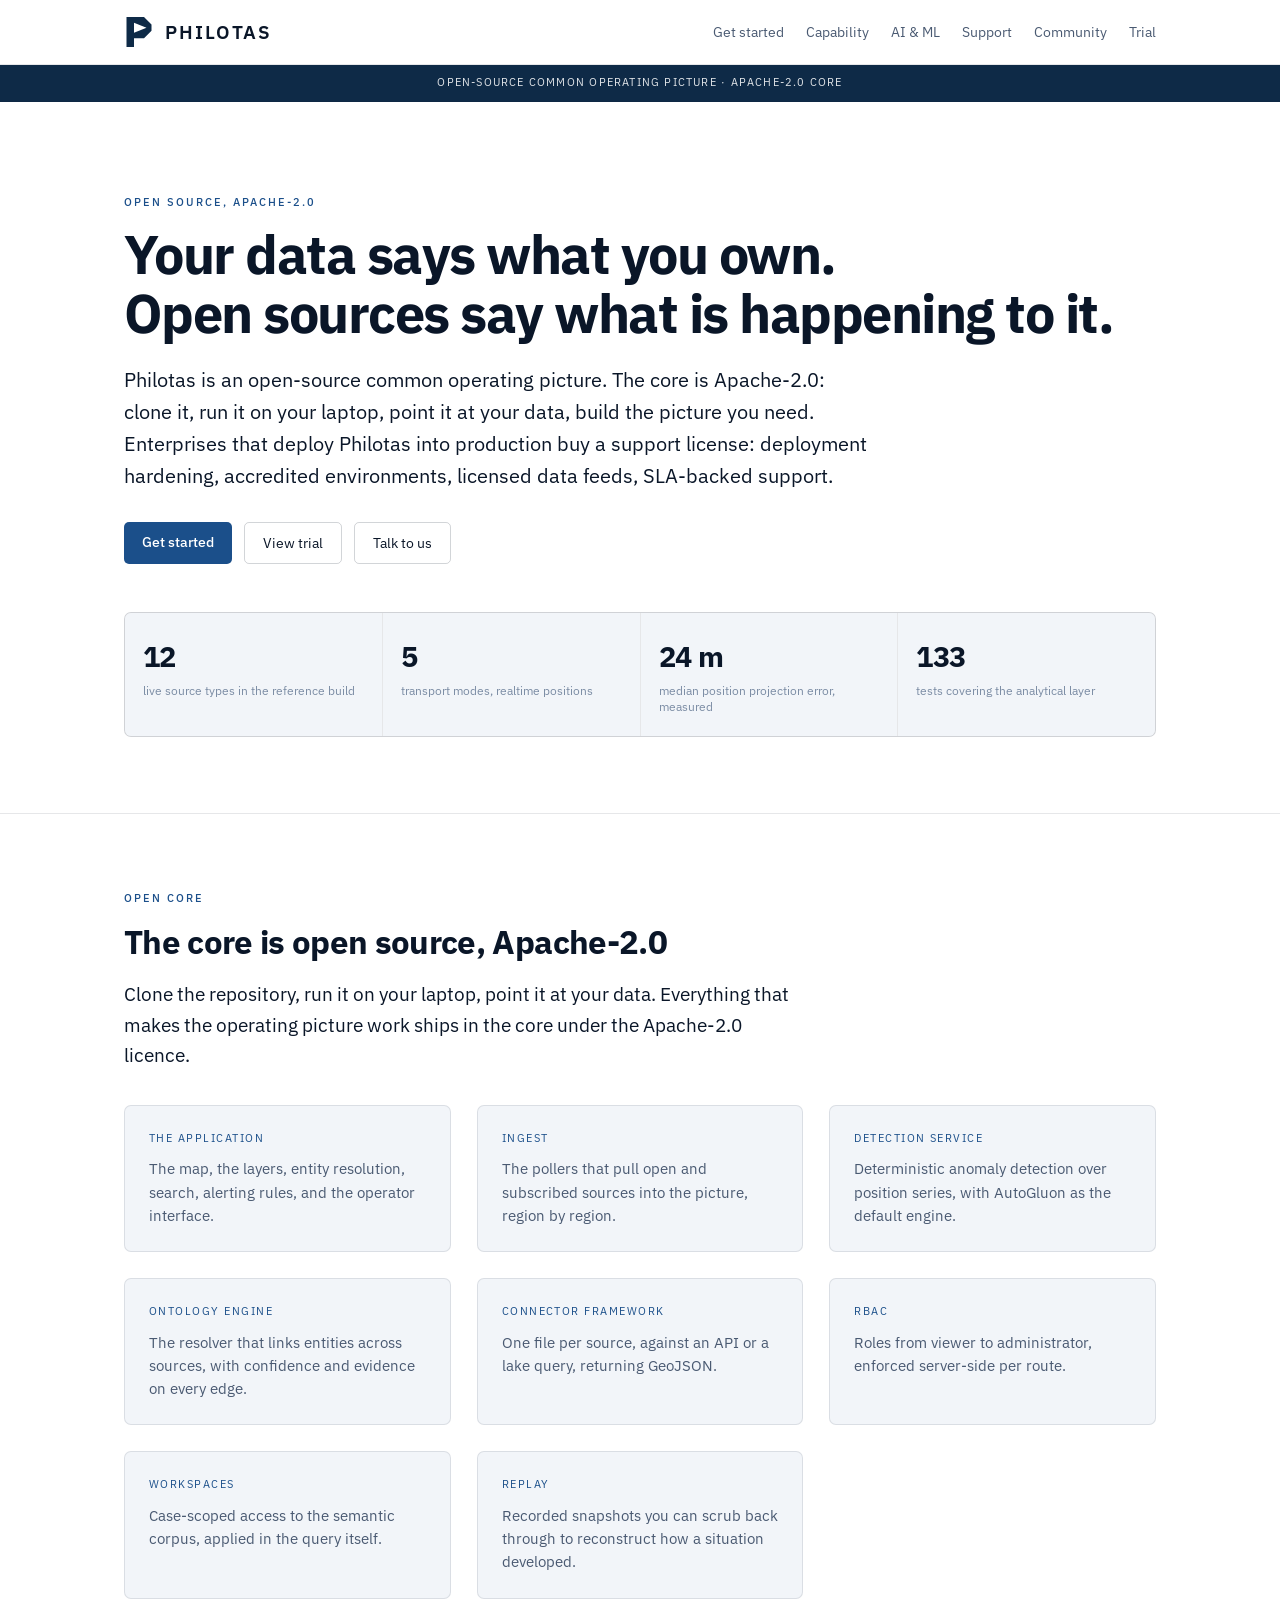
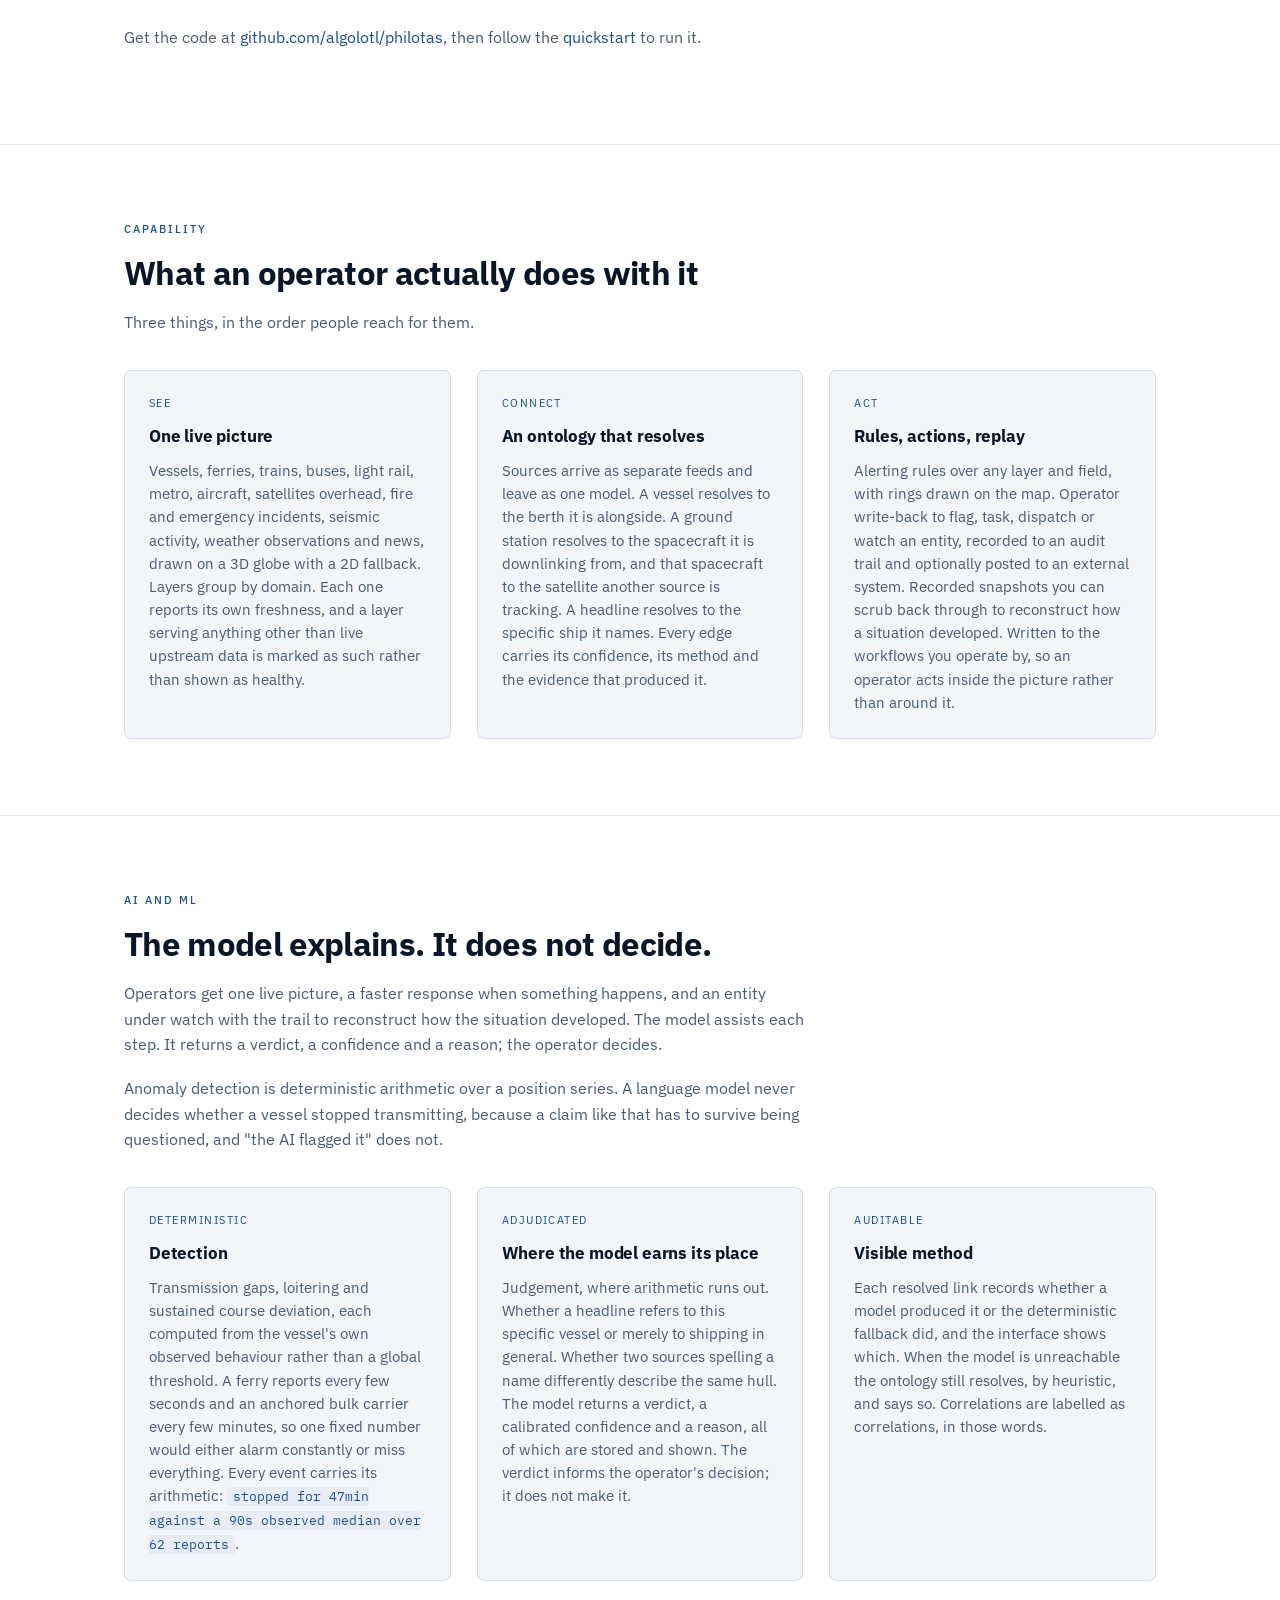
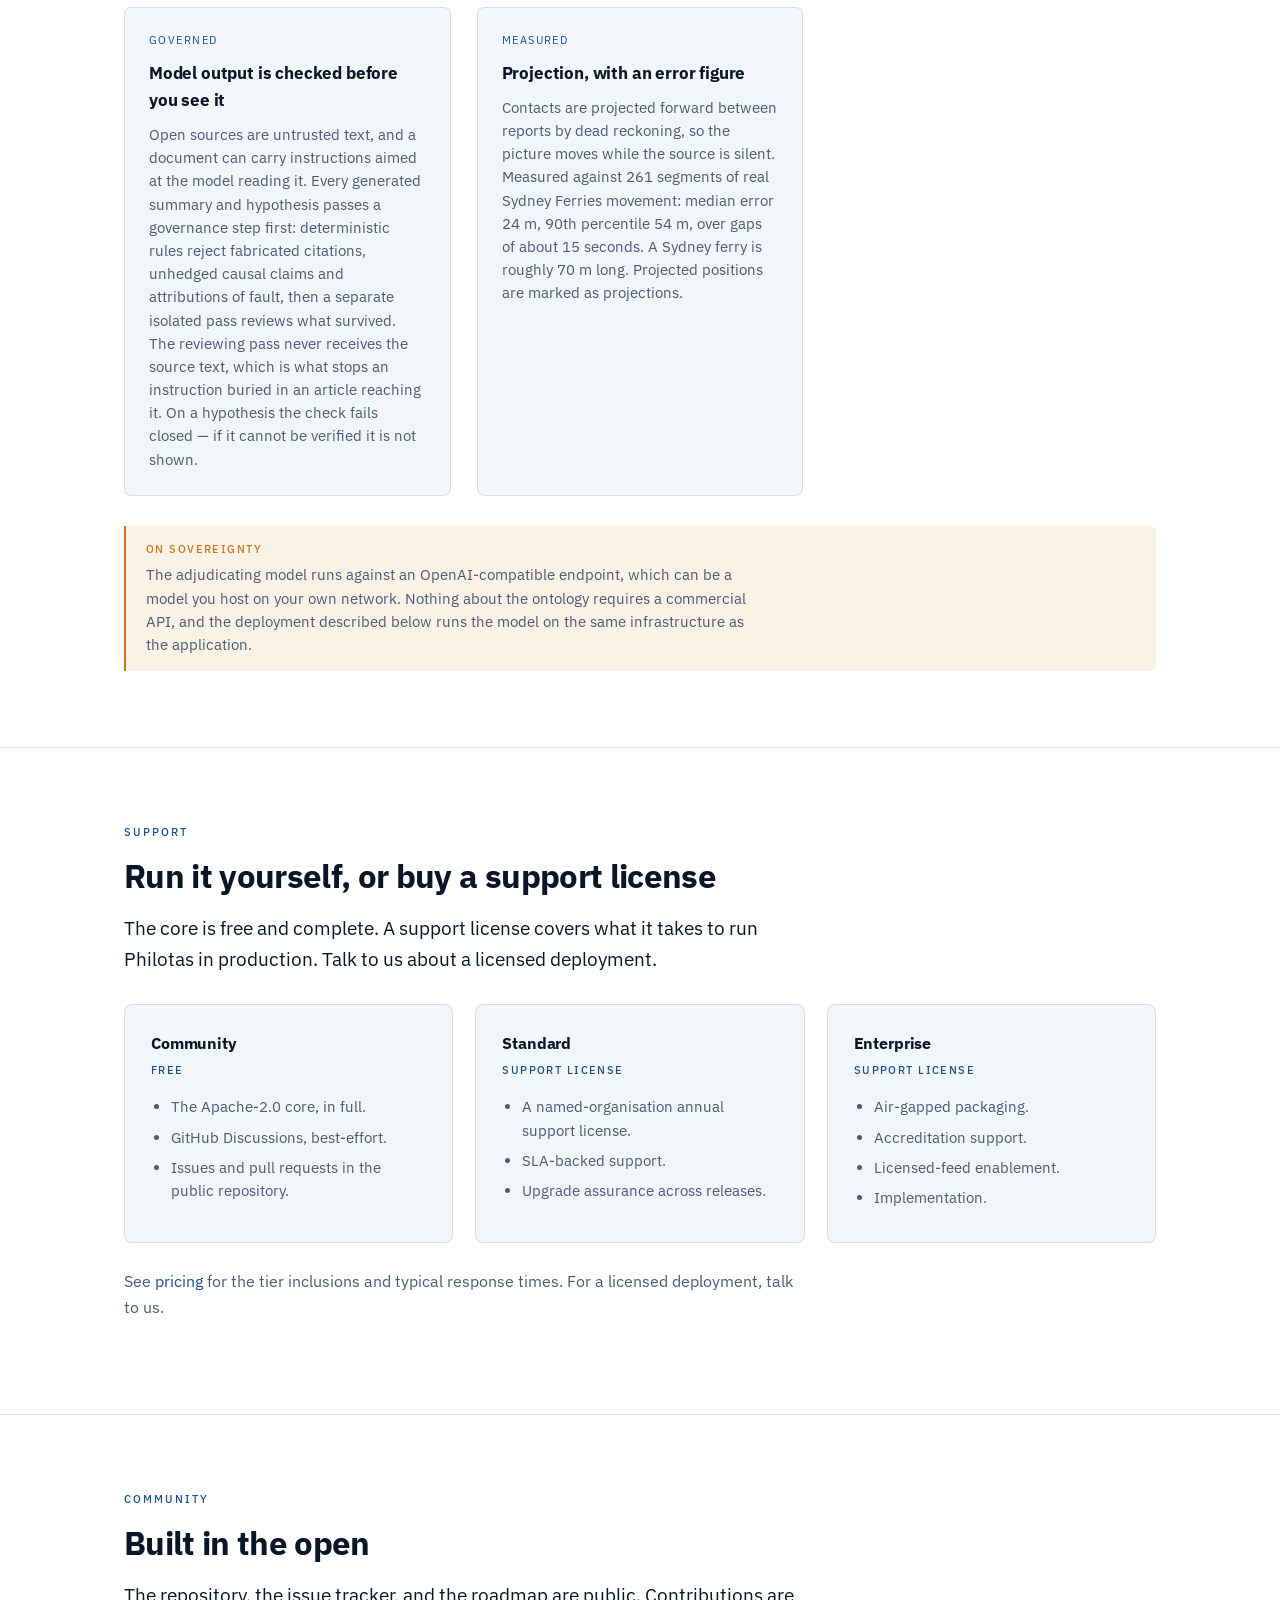
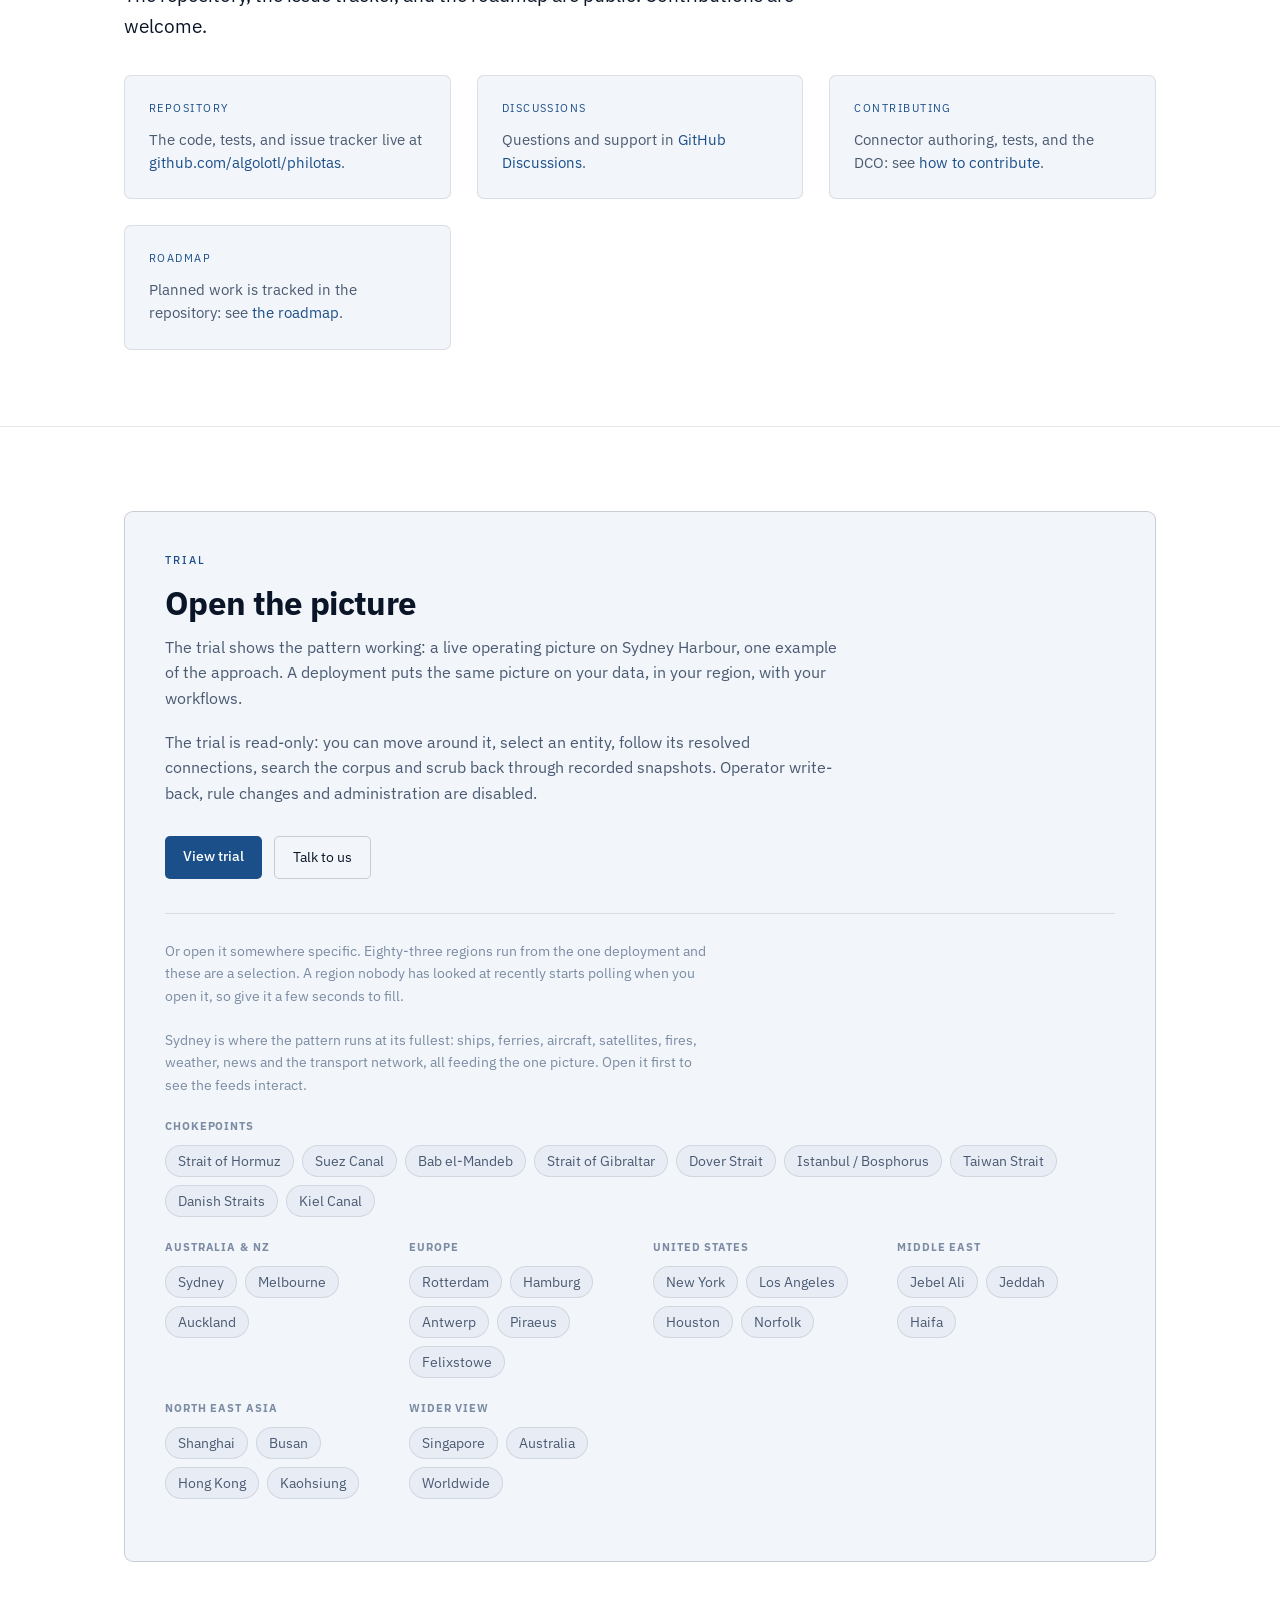
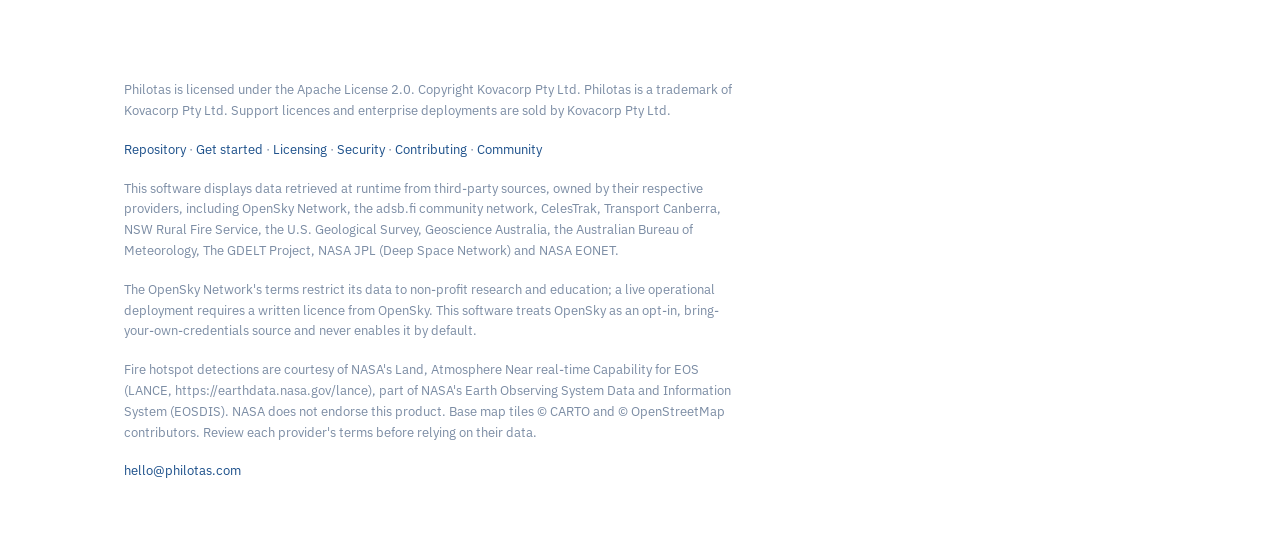
<file: index.html>
<!doctype html>
<html lang="en">
<head>
  <meta charset="utf-8">
  <meta name="viewport" content="width=device-width, initial-scale=1">
  <title>Philotas · Open-Source Common Operating Picture</title>
  <meta name="description" content="Philotas is an open-source common operating picture. The Apache-2.0 core fuses your data, the open record and subscribed feeds into one decision-ready view. Run it yourself or buy a support license.">
  <link rel="canonical" href="https://philotas.com/">
  <meta property="og:title" content="Philotas · Open-Source Common Operating Picture">
  <meta property="og:description" content="Philotas is an open-source common operating picture. The Apache-2.0 core fuses your data, the open record and subscribed feeds into one decision-ready view. Run it yourself or buy a support license.">
  <meta property="og:type" content="website">
  <meta property="og:url" content="https://philotas.com/">
  <meta property="og:site_name" content="Philotas">
  <meta property="og:image" content="https://philotas.com/assets/philotas-og.png">
  <meta property="og:image:width" content="1200">
  <meta property="og:image:height" content="630">
  <meta property="og:image:alt" content="Philotas — an open-source common operating picture">
  <meta name="twitter:card" content="summary_large_image">
  <meta name="twitter:image" content="https://philotas.com/assets/philotas-og.png">
  <link rel="icon" href="assets/favicon.ico" sizes="any">
  <link rel="icon" type="image/svg+xml" href="assets/favicon.svg">
  <link rel="icon" type="image/png" sizes="32x32" href="assets/favicon-32.png">
  <link rel="icon" type="image/png" sizes="16x16" href="assets/favicon-16.png">
  <link rel="apple-touch-icon" href="assets/apple-touch-icon.png">
  <link rel="stylesheet" href="assets/fonts.css">
  <style>
:root {
    --brand: #1B4F8A;
    --brand-hover: #143C6B;
    --beacon: #2E8FE0;
    --shaft: #6FD3F2;
    --ink: #0A1628;
    --deep: #0E2A47;
    --page: #FFFFFF;
    --surface: #F2F5F9;
    --raised: #E8EDF5;
    --ink-2: #4A5A72;
    --muted: #7B8CA4;
    --border: rgba(10, 22, 40, 0.10);
    --border-strong: rgba(10, 22, 40, 0.18);
    --amber: #C87619;
    --max: 1080px;
  }
  * { box-sizing: border-box; }
  html { scroll-behavior: smooth; }
  body {
    margin: 0;
    background: var(--page);
    color: var(--ink);
    font-family: "IBM Plex Sans", -apple-system, "Segoe UI", Roboto, Helvetica, Arial, sans-serif;
    font-size: 16px;
    line-height: 1.6;
    -webkit-font-smoothing: antialiased;
  }
  a { color: var(--brand); text-decoration: none; }
  a:hover { text-decoration: underline; }
  .wrap { max-width: var(--max); margin: 0 auto; padding: 0 24px; }

  header.site {
    position: sticky; top: 0; z-index: 50;
    background: rgba(255, 255, 255, 0.9);
    backdrop-filter: blur(10px);
    border-bottom: 1px solid var(--border);
  }
  .bar { display: flex; align-items: center; gap: 14px; height: 64px; }
  .mark { display: flex; align-items: center; gap: 10px; }
  .pm-mark { width: 30px; height: 30px; flex: none; display: block; }
  .wordmark { display: flex; align-items: center; gap: 11px; text-decoration: none; color: inherit; }
  .wordmark .name {
    font-size: 19px; font-weight: 600; letter-spacing: 0.10em;
    text-transform: uppercase; color: var(--ink);
  }
  .wordmark:hover { text-decoration: none; }
  .bar nav { margin-left: auto; display: flex; align-items: center; gap: 22px; }
  .bar nav a { color: var(--ink-2); font-size: 14px; }
  .bar nav a:hover { color: var(--ink); text-decoration: none; }
  .cta {
    background: var(--brand); color: #fff !important; padding: 9px 18px;
    border-radius: 5px; font-size: 14px; font-weight: 500;
  }
  .cta:hover { background: var(--brand-hover); text-decoration: none !important; }

  .ribbon {
    background: var(--deep); border-bottom: 1px solid var(--border);
    font-size: 11px; letter-spacing: 0.11em; text-transform: uppercase;
    color: rgba(255, 255, 255, 0.88); padding: 9px 0; text-align: center;
  }

  section { padding: 76px 0; border-bottom: 1px solid var(--border); }
  section:last-of-type { border-bottom: 0; }
  section[id] { scroll-margin-top: 78px; }
  .eyebrow {
    font-size: 11px; letter-spacing: 0.18em; text-transform: uppercase;
    color: var(--brand); font-weight: 500; margin-bottom: 14px;
  }
  h1 {
    font-size: clamp(34px, 5.2vw, 54px); line-height: 1.08;
    letter-spacing: -0.028em; font-weight: 700; margin: 0 0 22px;
  }
  h2 {
    font-size: clamp(25px, 3.4vw, 33px); line-height: 1.2;
    letter-spacing: -0.02em; font-weight: 700; margin: 0 0 18px;
  }
  h3 { font-size: 17px; font-weight: 700; margin: 0 0 9px; letter-spacing: -0.01em; }
  p { margin: 0 0 18px; color: var(--ink-2); max-width: 68ch; }
  .lead { font-size: 19px; color: var(--ink); max-width: 62ch; }
  strong { color: var(--ink); font-weight: 500; }

  .hero { padding: 92px 0 76px; }
  .hero .lead { font-size: 20px; }
  .hero-actions { display: flex; gap: 12px; flex-wrap: wrap; margin-top: 30px; }
  .btn-ghost {
    border: 1px solid var(--border-strong); color: var(--ink); padding: 9px 18px;
    border-radius: 5px; font-size: 14px;
  }
  .btn-ghost:hover { border-color: var(--brand); color: var(--brand); text-decoration: none; }

  .stats { display: grid; grid-template-columns: repeat(auto-fit, minmax(155px, 1fr)); gap: 1px;
           background: var(--border); border: 1px solid var(--border); border-radius: 7px;
           overflow: hidden; margin-top: 48px; }
  .stat { background: var(--surface); padding: 20px 18px; }
  .stat .n { font-size: 29px; font-weight: 700; letter-spacing: -0.02em; display: block; }
  .stat .l { font-size: 12px; color: var(--muted); line-height: 1.4; display: block; margin-top: 3px; }

  .cols { display: grid; grid-template-columns: repeat(auto-fit, minmax(285px, 1fr)); gap: 26px; margin-top: 34px; }
  .card { background: var(--surface); border: 1px solid var(--border); border-radius: 7px; padding: 24px; }
  .card p { font-size: 14.5px; margin-bottom: 0; }
  .card .tag {
    font-size: 10.5px; letter-spacing: 0.14em; text-transform: uppercase;
    color: var(--brand); display: block; margin-bottom: 11px;
  }

  .tbl-scroll { overflow-x: auto; margin-top: 30px; border: 1px solid var(--border); border-radius: 7px; }
  table { border-collapse: collapse; width: 100%; font-size: 14.5px; min-width: 560px; }
  th, td { text-align: left; padding: 13px 16px; border-bottom: 1px solid var(--border); vertical-align: top; }
  thead th { background: var(--raised); font-size: 11px; letter-spacing: 0.1em; text-transform: uppercase; color: var(--ink-2); font-weight: 500; }
  tbody tr:last-child td { border-bottom: 0; }
  td { color: var(--ink-2); }
  td.k { color: var(--ink); font-weight: 500; white-space: nowrap; }
  .vs td:last-child { color: var(--ink); }

  .note {
    border-left: 2px solid var(--amber); background: rgba(200, 118, 25, 0.10);
    padding: 15px 20px; border-radius: 0 5px 5px 0; margin-top: 30px;
  }
  .note p { margin: 0; font-size: 14.5px; }
  .note .h { color: var(--amber); font-size: 11px; letter-spacing: 0.13em;
             text-transform: uppercase; font-weight: 500; display: block; margin-bottom: 5px; }

  code { font-family: "IBM Plex Mono", ui-monospace, "Cascadia Code", Consolas, monospace; font-size: 13px;
         background: var(--raised); padding: 1px 6px; border-radius: 3px; color: var(--brand); }

  .trial { background: var(--surface); border: 1px solid var(--border-strong); border-radius: 9px; padding: 40px; margin-top: 8px; }
  .trial h2 { margin-bottom: 12px; }

  .regions { margin-top: 34px; padding-top: 26px; border-top: 1px solid var(--border); }
  .regions-lede { color: var(--muted); font-size: 14px; max-width: 68ch; margin: 0 0 22px; }
  .region-group h3 {
    font-size: 11px; font-weight: 700; letter-spacing: 0.9px; text-transform: uppercase;
    color: var(--muted); margin: 0 0 9px;
  }
  .region-group ul { list-style: none; margin: 0 0 22px; padding: 0; display: flex; flex-wrap: wrap; gap: 8px; }
  .region-group li { margin: 0; }
  .region-group a {
    display: inline-block; padding: 6px 12px; border-radius: 999px;
    background: var(--raised); border: 1px solid var(--border);
    color: var(--ink-2); font-size: 14px; line-height: 1.3; text-decoration: none;
    transition: border-color 0.15s ease, color 0.15s ease, background 0.15s ease;
  }
  .region-group a:hover, .region-group a:focus-visible {
    border-color: var(--brand); color: var(--ink); background: var(--deep); text-decoration: none;
  }
  .region-cols { display: grid; grid-template-columns: repeat(auto-fit, minmax(190px, 1fr)); gap: 0 26px; }
  @media (max-width: 640px) { .region-cols { grid-template-columns: 1fr; } }

  footer.site { padding: 42px 0 58px; color: var(--muted); font-size: 13px; }
  footer.site p { color: var(--muted); font-size: 13px; max-width: 78ch; }

  .pagehead { padding: 76px 0 52px; border-bottom: 1px solid var(--border); }
  .pagehead h1 { margin-bottom: 14px; }
  .pagehead .lead { font-size: 19px; max-width: 62ch; }

  pre {
    background: var(--deep); color: #E7ECF6; padding: 18px 20px;
    border-radius: 7px; overflow-x: auto; font-size: 13px; line-height: 1.6;
    margin: 16px 0 22px; max-width: 720px;
  }
  pre code { background: none; color: inherit; padding: 0; font-size: inherit; }

  .tiers { display: grid; grid-template-columns: repeat(auto-fit, minmax(260px, 1fr)); gap: 22px; margin-top: 30px; }
  .tier { background: var(--surface); border: 1px solid var(--border); border-radius: 8px; padding: 26px; display: flex; flex-direction: column; }
  .tier-name { font-size: 16px; font-weight: 700; letter-spacing: -0.01em; margin-bottom: 5px; }
  .tier-tag { font-size: 11px; letter-spacing: 0.13em; text-transform: uppercase; color: var(--brand); font-weight: 500; margin-bottom: 16px; }
  .tier ul { margin: 0; padding-left: 20px; color: var(--ink-2); font-size: 14.5px; }
  .tier li { margin-bottom: 7px; }

  .faq { margin-top: 26px; border-top: 1px solid var(--border); }
  .faq details { border-bottom: 1px solid var(--border); padding: 16px 0; }
  .faq summary { cursor: pointer; font-weight: 500; color: var(--ink); font-size: 16px; }
  .faq summary:hover { color: var(--brand); }
  .faq details p { margin: 10px 0 0; font-size: 15px; }

  @media (max-width: 640px) {
    section { padding: 52px 0; }
    .bar nav a:not(.cta) { display: none; }
    .trial { padding: 26px; }
    .pagehead { padding: 52px 0 40px; }
  }
  </style>
</head>
<body id="top">
<header class="site">
  <div class="wrap bar">
    <div class="mark">
      <a class="wordmark" href="#top">
        <img class="pm-mark" src="assets/mark.svg" alt="" width="30" height="30">
        <span class="name">Philotas</span>
      </a>
    </div>
    <nav>
      <a href="#start">Get started</a>
      <a href="#capability">Capability</a>
      <a href="#ai">AI &amp; ML</a>
      <a href="#support">Support</a>
      <a href="#community">Community</a>
      <a href="#trial">Trial</a>
    </nav>
  </div>
</header>

<div class="ribbon">Open-source common operating picture · Apache-2.0 core</div>

<!-- ============ hero ============ -->
<section class="hero">
  <div class="wrap">
    <div class="eyebrow">Open source, Apache-2.0</div>
    <h1>Your data says what you own.<br>Open sources say what is happening to it.</h1>
    <p class="lead">
      Philotas is an open-source common operating picture. The core is Apache-2.0: clone it, run
      it on your laptop, point it at your data, build the picture you need. Enterprises that deploy
      Philotas into production buy a support license: deployment hardening, accredited
      environments, licensed data feeds, SLA-backed support.
    </p>
    <div class="hero-actions">
      <a href="get-started.html" class="cta">Get started</a>
      <a href="https://trial.philotas.com/" class="btn-ghost">View trial</a>
      <a href="mailto:hello@philotas.com" class="btn-ghost">Talk to us</a>
    </div>

    <div class="stats">
      <div class="stat"><span class="n">12</span><span class="l">live source types in the reference build</span></div>
      <div class="stat"><span class="n">5</span><span class="l">transport modes, realtime positions</span></div>
      <div class="stat"><span class="n">24 m</span><span class="l">median position projection error, measured</span></div>
      <div class="stat"><span class="n">133</span><span class="l">tests covering the analytical layer</span></div>
    </div>
  </div>
</section>

<!-- ============ open core ============ -->
<section id="start">
  <div class="wrap">
    <div class="eyebrow">Open core</div>
    <h2>The core is open source, Apache-2.0</h2>
    <p class="lead">
      Clone the repository, run it on your laptop, point it at your data. Everything that makes
      the operating picture work ships in the core under the Apache-2.0 licence.
    </p>

    <div class="cols">
      <div class="card">
        <span class="tag">The application</span>
        <p>The map, the layers, entity resolution, search, alerting rules, and the operator interface.</p>
      </div>
      <div class="card">
        <span class="tag">Ingest</span>
        <p>The pollers that pull open and subscribed sources into the picture, region by region.</p>
      </div>
      <div class="card">
        <span class="tag">Detection service</span>
        <p>Deterministic anomaly detection over position series, with AutoGluon as the default engine.</p>
      </div>
      <div class="card">
        <span class="tag">Ontology engine</span>
        <p>The resolver that links entities across sources, with confidence and evidence on every edge.</p>
      </div>
      <div class="card">
        <span class="tag">Connector framework</span>
        <p>One file per source, against an API or a lake query, returning GeoJSON.</p>
      </div>
      <div class="card">
        <span class="tag">RBAC</span>
        <p>Roles from viewer to administrator, enforced server-side per route.</p>
      </div>
      <div class="card">
        <span class="tag">Workspaces</span>
        <p>Case-scoped access to the semantic corpus, applied in the query itself.</p>
      </div>
      <div class="card">
        <span class="tag">Replay</span>
        <p>Recorded snapshots you can scrub back through to reconstruct how a situation developed.</p>
      </div>
    </div>

    <p style="margin-top:26px">
      Get the code at <a href="https://github.com/algolotl/philotas">github.com/algolotl/philotas</a>,
      then follow the <a href="get-started.html">quickstart</a> to run it.
    </p>
  </div>
</section>

<!-- ============ capability ============ -->
<section id="capability">
  <div class="wrap">
    <div class="eyebrow">Capability</div>
    <h2>What an operator actually does with it</h2>
    <p>
      Three things, in the order people reach for them.
    </p>

    <div class="cols">
      <div class="card">
        <span class="tag">See</span>
        <h3>One live picture</h3>
        <p>
          Vessels, ferries, trains, buses, light rail, metro, aircraft, satellites overhead,
          fire and emergency incidents, seismic activity, weather observations and news, drawn
          on a 3D globe with a 2D fallback. Layers group by domain. Each one reports its own
          freshness, and a layer serving anything other than live upstream data is marked as
          such rather than shown as healthy.
        </p>
      </div>
      <div class="card">
        <span class="tag">Connect</span>
        <h3>An ontology that resolves</h3>
        <p>
          Sources arrive as separate feeds and leave as one model. A vessel resolves to the
          berth it is alongside. A ground station resolves to the spacecraft it is downlinking
          from, and that spacecraft to the satellite another source is tracking. A headline
          resolves to the specific ship it names. Every edge carries its confidence, its method
          and the evidence that produced it.
        </p>
      </div>
      <div class="card">
        <span class="tag">Act</span>
        <h3>Rules, actions, replay</h3>
        <p>
          Alerting rules over any layer and field, with rings drawn on the map. Operator
          write-back to flag, task, dispatch or watch an entity, recorded to an audit trail and
          optionally posted to an external system. Recorded snapshots you can scrub back
          through to reconstruct how a situation developed. Written to the workflows you operate
          by, so an operator acts inside the picture rather than around it.
        </p>
      </div>
    </div>
  </div>
</section>

<!-- ============ ai ============ -->
<section id="ai">
  <div class="wrap">
    <div class="eyebrow">AI and ML</div>
    <h2>The model explains. It does not decide.</h2>
    <p>
      Operators get one live picture, a faster response when something happens, and an entity
      under watch with the trail to reconstruct how the situation developed. The model assists
      each step. It returns a verdict, a confidence and a reason; the operator decides.
    </p>
    <p>
      Anomaly detection is deterministic arithmetic over a position series. A language model
      never decides whether a vessel stopped transmitting, because a claim like that has to
      survive being questioned, and "the AI flagged it" does not.
    </p>

    <div class="cols">
      <div class="card">
        <span class="tag">Deterministic</span>
        <h3>Detection</h3>
        <p>
          Transmission gaps, loitering and sustained course deviation, each computed from the
          vessel's own observed behaviour rather than a global threshold. A ferry reports every
          few seconds and an anchored bulk carrier every few minutes, so one fixed number would
          either alarm constantly or miss everything. Every event carries its arithmetic:
          <code>stopped for 47min against a 90s observed median over 62 reports</code>.
        </p>
      </div>
      <div class="card">
        <span class="tag">Adjudicated</span>
        <h3>Where the model earns its place</h3>
        <p>
          Judgement, where arithmetic runs out. Whether a headline refers to this specific
          vessel or merely to shipping in general. Whether two sources spelling a name
          differently describe the same hull. The model returns a verdict, a calibrated
          confidence and a reason, all of which are stored and shown. The verdict informs the
          operator's decision; it does not make it.
        </p>
      </div>
      <div class="card">
        <span class="tag">Auditable</span>
        <h3>Visible method</h3>
        <p>
          Each resolved link records whether a model produced it or the deterministic fallback
          did, and the interface shows which. When the model is unreachable the ontology still
          resolves, by heuristic, and says so. Correlations are labelled as correlations, in
          those words.
        </p>
      </div>
      <div class="card">
        <span class="tag">Governed</span>
        <h3>Model output is checked before you see it</h3>
        <p>
          Open sources are untrusted text, and a document can carry instructions aimed at the
          model reading it. Every generated summary and hypothesis passes a governance step
          first: deterministic rules reject fabricated citations, unhedged causal claims and
          attributions of fault, then a separate isolated pass reviews what survived. The
          reviewing pass never receives the source text, which is what stops an instruction
          buried in an article reaching it. On a hypothesis the check fails closed — if it
          cannot be verified it is not shown.
        </p>
      </div>
      <div class="card">
        <span class="tag">Measured</span>
        <h3>Projection, with an error figure</h3>
        <p>
          Contacts are projected forward between reports by dead reckoning, so the picture
          moves while the source is silent. Measured against 261 segments of real Sydney
          Ferries movement: median error 24 m, 90th percentile 54 m, over gaps of about 15
          seconds. A Sydney ferry is roughly 70 m long. Projected positions are marked as
          projections.
        </p>
      </div>
    </div>

    <div class="note">
      <span class="h">On sovereignty</span>
      <p>
        The adjudicating model runs against an OpenAI-compatible endpoint, which can be a model
        you host on your own network. Nothing about the ontology requires a commercial API, and
        the deployment described below runs the model on the same infrastructure as the
        application.
      </p>
    </div>
  </div>
</section>

<!-- ============ support ============ -->
<section id="support">
  <div class="wrap">
    <div class="eyebrow">Support</div>
    <h2>Run it yourself, or buy a support license</h2>
    <p class="lead">
      The core is free and complete. A support license covers what it takes to run Philotas in
      production. Talk to us about a licensed deployment.
    </p>

    <div class="tiers">
      <div class="tier">
        <div class="tier-name">Community</div>
        <div class="tier-tag">Free</div>
        <ul>
          <li>The Apache-2.0 core, in full.</li>
          <li>GitHub Discussions, best-effort.</li>
          <li>Issues and pull requests in the public repository.</li>
        </ul>
      </div>
      <div class="tier">
        <div class="tier-name">Standard</div>
        <div class="tier-tag">Support license</div>
        <ul>
          <li>A named-organisation annual support license.</li>
          <li>SLA-backed support.</li>
          <li>Upgrade assurance across releases.</li>
        </ul>
      </div>
      <div class="tier">
        <div class="tier-name">Enterprise</div>
        <div class="tier-tag">Support license</div>
        <ul>
          <li>Air-gapped packaging.</li>
          <li>Accreditation support.</li>
          <li>Licensed-feed enablement.</li>
          <li>Implementation.</li>
        </ul>
      </div>
    </div>

    <p style="margin-top:26px">
      See <a href="pricing.html">pricing</a> for the tier inclusions and typical response times.
      For a licensed deployment, talk to us.
    </p>
  </div>
</section>

<!-- ============ community ============ -->
<section id="community">
  <div class="wrap">
    <div class="eyebrow">Community</div>
    <h2>Built in the open</h2>
    <p class="lead">
      The repository, the issue tracker, and the roadmap are public. Contributions are welcome.
    </p>

    <div class="cols">
      <div class="card">
        <span class="tag">Repository</span>
        <p>The code, tests, and issue tracker live at <a href="https://github.com/algolotl/philotas">github.com/algolotl/philotas</a>.</p>
      </div>
      <div class="card">
        <span class="tag">Discussions</span>
        <p>Questions and support in <a href="https://github.com/algolotl/philotas/discussions">GitHub Discussions</a>.</p>
      </div>
      <div class="card">
        <span class="tag">Contributing</span>
        <p>Connector authoring, tests, and the DCO: see <a href="contributing.html">how to contribute</a>.</p>
      </div>
      <div class="card">
        <span class="tag">Roadmap</span>
        <p>Planned work is tracked in the repository: see <a href="community.html">the roadmap</a>.</p>
      </div>
    </div>
  </div>
</section>

<!-- ============ trial ============ -->
<section id="trial">
  <div class="wrap">
    <div class="trial">
      <div class="eyebrow">Trial</div>
      <h2>Open the picture</h2>
      <p>
        The trial shows the pattern working: a live operating picture on Sydney Harbour, one
        example of the approach. A deployment puts the same picture on your data, in your
        region, with your workflows.
      </p>
      <p>
        The trial is read-only: you can move around it, select an entity, follow its resolved
        connections, search the corpus and scrub back through recorded snapshots. Operator
        write-back, rule changes and administration are disabled.
      </p>
      <div class="hero-actions">
        <a href="https://trial.philotas.com/" class="cta">View trial</a>
        <a href="mailto:hello@philotas.com" class="btn-ghost">Talk to us</a>
      </div>

      <div class="regions">
        <p class="regions-lede">
          Or open it somewhere specific. Eighty-three regions run from the one deployment and
          these are a selection. A region nobody has looked at recently starts polling when you
          open it, so give it a few seconds to fill.
        </p>
        <p class="regions-lede">
          Sydney is where the pattern runs at its fullest: ships, ferries, aircraft, satellites,
          fires, weather, news and the transport network, all feeding the one picture. Open it
          first to see the feeds interact.
        </p>

        <div class="region-group">
          <h3>Chokepoints</h3>
          <ul>
            <li><a href="https://trial.philotas.com/?region=hormuz">Strait of Hormuz</a></li>
            <li><a href="https://trial.philotas.com/?region=suez">Suez Canal</a></li>
            <li><a href="https://trial.philotas.com/?region=babelmandeb">Bab el-Mandeb</a></li>
            <li><a href="https://trial.philotas.com/?region=gibraltar">Strait of Gibraltar</a></li>
            <li><a href="https://trial.philotas.com/?region=dover">Dover Strait</a></li>
            <li><a href="https://trial.philotas.com/?region=istanbul">Istanbul / Bosphorus</a></li>
            <li><a href="https://trial.philotas.com/?region=taiwanstrait">Taiwan Strait</a></li>
            <li><a href="https://trial.philotas.com/?region=copenhagen">Danish Straits</a></li>
            <li><a href="https://trial.philotas.com/?region=kiel">Kiel Canal</a></li>
          </ul>
        </div>

        <div class="region-cols">
          <div class="region-group">
            <h3>Australia &amp; NZ</h3>
            <ul>
              <li><a href="https://trial.philotas.com/?region=sydney">Sydney</a></li>
              <li><a href="https://trial.philotas.com/?region=melbourne">Melbourne</a></li>
              <li><a href="https://trial.philotas.com/?region=auckland">Auckland</a></li>
            </ul>
          </div>
          <div class="region-group">
            <h3>Europe</h3>
            <ul>
              <li><a href="https://trial.philotas.com/?region=rotterdam">Rotterdam</a></li>
              <li><a href="https://trial.philotas.com/?region=hamburg">Hamburg</a></li>
              <li><a href="https://trial.philotas.com/?region=antwerp">Antwerp</a></li>
              <li><a href="https://trial.philotas.com/?region=piraeus">Piraeus</a></li>
              <li><a href="https://trial.philotas.com/?region=felixstowe">Felixstowe</a></li>
            </ul>
          </div>
          <div class="region-group">
            <h3>United States</h3>
            <ul>
              <li><a href="https://trial.philotas.com/?region=newyork">New York</a></li>
              <li><a href="https://trial.philotas.com/?region=losangeles">Los Angeles</a></li>
              <li><a href="https://trial.philotas.com/?region=houston">Houston</a></li>
              <li><a href="https://trial.philotas.com/?region=norfolk">Norfolk</a></li>
            </ul>
          </div>
          <div class="region-group">
            <h3>Middle East</h3>
            <ul>
              <li><a href="https://trial.philotas.com/?region=jebelali">Jebel Ali</a></li>
              <li><a href="https://trial.philotas.com/?region=jeddah">Jeddah</a></li>
              <li><a href="https://trial.philotas.com/?region=haifa">Haifa</a></li>
            </ul>
          </div>
          <div class="region-group">
            <h3>North East Asia</h3>
            <ul>
              <li><a href="https://trial.philotas.com/?region=shanghai">Shanghai</a></li>
              <li><a href="https://trial.philotas.com/?region=busan">Busan</a></li>
              <li><a href="https://trial.philotas.com/?region=hongkong">Hong Kong</a></li>
              <li><a href="https://trial.philotas.com/?region=kaohsiung">Kaohsiung</a></li>
            </ul>
          </div>
          <div class="region-group">
            <h3>Wider view</h3>
            <ul>
              <li><a href="https://trial.philotas.com/?region=singapore">Singapore</a></li>
              <li><a href="https://trial.philotas.com/?region=australia">Australia</a></li>
              <li><a href="https://trial.philotas.com/?region=world">Worldwide</a></li>
            </ul>
          </div>
        </div>
      </div>
    </div>
  </div>
</section>

<footer class="site">
  <div class="wrap">
    <p>
      Philotas is licensed under the Apache License 2.0. Copyright Kovacorp Pty Ltd.
      Philotas is a trademark of Kovacorp Pty Ltd.
      Support licences and enterprise deployments are sold by Kovacorp Pty Ltd.
    </p>
    <p>
      <a href="https://github.com/algolotl/philotas">Repository</a> ·
      <a href="get-started.html">Get started</a> ·
      <a href="licensing.html">Licensing</a> ·
      <a href="security.html">Security</a> ·
      <a href="contributing.html">Contributing</a> ·
      <a href="community.html">Community</a>
    </p>
    <p>
      This software displays data retrieved at runtime from third-party sources, owned by their
      respective providers, including OpenSky Network, the adsb.fi community network, CelesTrak,
      Transport Canberra, NSW Rural Fire Service, the U.S. Geological Survey, Geoscience Australia,
      the Australian Bureau of Meteorology, The GDELT Project, NASA JPL (Deep Space Network) and
      NASA EONET.
    </p>
    <p>
      The OpenSky Network's terms restrict its data to non-profit research and education; a live
      operational deployment requires a written licence from OpenSky. This software treats OpenSky
      as an opt-in, bring-your-own-credentials source and never enables it by default.
    </p>
    <p>
      Fire hotspot detections are courtesy of NASA's Land, Atmosphere Near real-time Capability
      for EOS (LANCE, https://earthdata.nasa.gov/lance), part of NASA's Earth Observing System Data
      and Information System (EOSDIS). NASA does not endorse this product. Base map tiles © CARTO
      and © OpenStreetMap contributors. Review each provider's terms before relying on their data.
    </p>
    <p><a href="mailto:hello@philotas.com">hello@philotas.com</a></p>
  </div>
</footer>
</body>
</html>
</file>
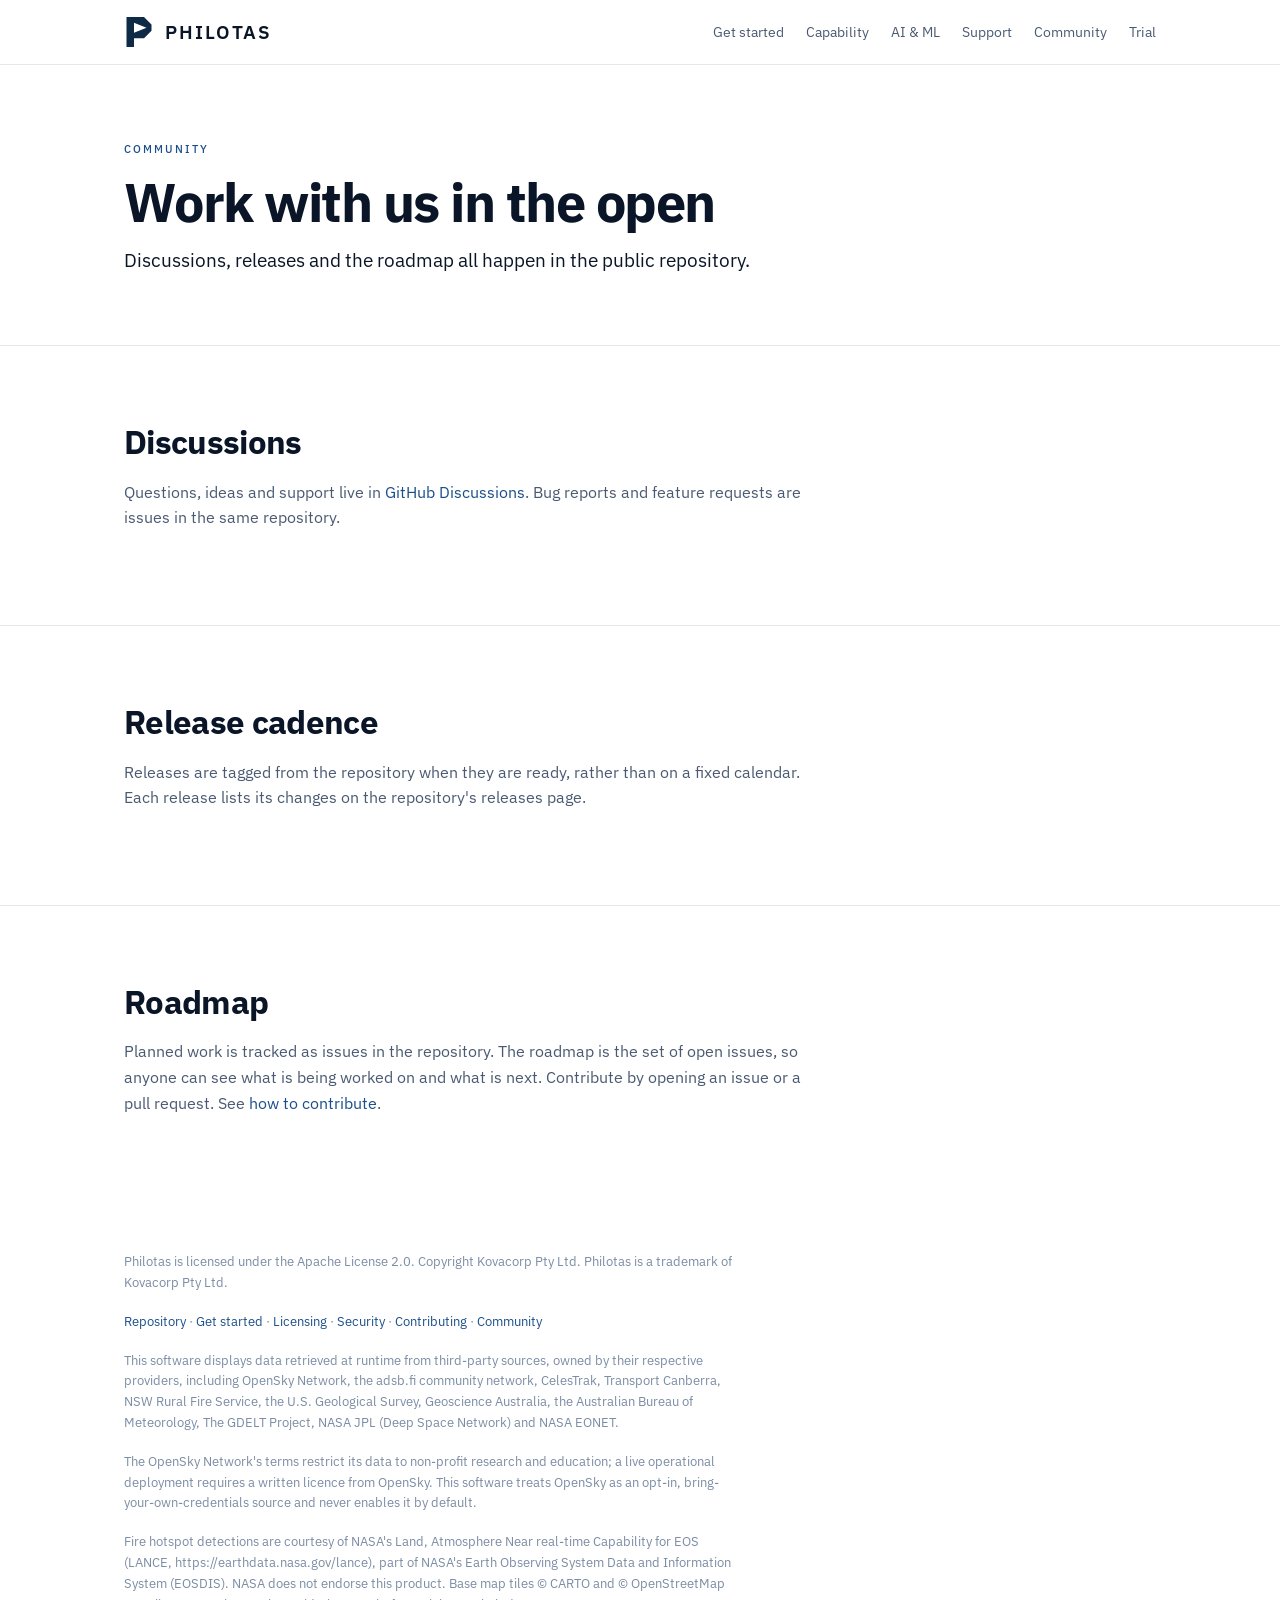
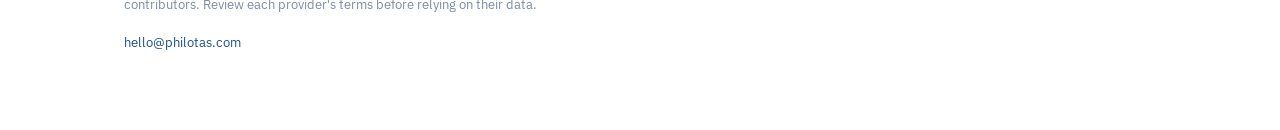
<file: community.html>
<!doctype html>
<html lang="en">
<head>
  <meta charset="utf-8">
  <meta name="viewport" content="width=device-width, initial-scale=1">
  <title>Community · Philotas</title>
  <meta name="description" content="GitHub Discussions, release cadence, and the roadmap for Philotas.">
  <link rel="canonical" href="https://philotas.com/community.html">
  <meta property="og:title" content="Community · Philotas">
  <meta property="og:description" content="GitHub Discussions, release cadence, and the roadmap for Philotas.">
  <meta property="og:type" content="website">
  <meta property="og:url" content="https://philotas.com/community.html">
  <meta property="og:site_name" content="Philotas">
  <meta property="og:image" content="https://philotas.com/assets/philotas-og.png">
  <meta property="og:image:width" content="1200">
  <meta property="og:image:height" content="630">
  <meta property="og:image:alt" content="Philotas — an open-source common operating picture">
  <meta name="twitter:card" content="summary_large_image">
  <meta name="twitter:image" content="https://philotas.com/assets/philotas-og.png">
  <link rel="icon" href="assets/favicon.ico" sizes="any">
  <link rel="icon" type="image/svg+xml" href="assets/favicon.svg">
  <link rel="icon" type="image/png" sizes="32x32" href="assets/favicon-32.png">
  <link rel="icon" type="image/png" sizes="16x16" href="assets/favicon-16.png">
  <link rel="apple-touch-icon" href="assets/apple-touch-icon.png">
  <link rel="stylesheet" href="assets/fonts.css">
  <style>
:root {
    --brand: #1B4F8A;
    --brand-hover: #143C6B;
    --beacon: #2E8FE0;
    --shaft: #6FD3F2;
    --ink: #0A1628;
    --deep: #0E2A47;
    --page: #FFFFFF;
    --surface: #F2F5F9;
    --raised: #E8EDF5;
    --ink-2: #4A5A72;
    --muted: #7B8CA4;
    --border: rgba(10, 22, 40, 0.10);
    --border-strong: rgba(10, 22, 40, 0.18);
    --amber: #C87619;
    --max: 1080px;
  }
  * { box-sizing: border-box; }
  html { scroll-behavior: smooth; }
  body {
    margin: 0;
    background: var(--page);
    color: var(--ink);
    font-family: "IBM Plex Sans", -apple-system, "Segoe UI", Roboto, Helvetica, Arial, sans-serif;
    font-size: 16px;
    line-height: 1.6;
    -webkit-font-smoothing: antialiased;
  }
  a { color: var(--brand); text-decoration: none; }
  a:hover { text-decoration: underline; }
  .wrap { max-width: var(--max); margin: 0 auto; padding: 0 24px; }

  header.site {
    position: sticky; top: 0; z-index: 50;
    background: rgba(255, 255, 255, 0.9);
    backdrop-filter: blur(10px);
    border-bottom: 1px solid var(--border);
  }
  .bar { display: flex; align-items: center; gap: 14px; height: 64px; }
  .mark { display: flex; align-items: center; gap: 10px; }
  .pm-mark { width: 30px; height: 30px; flex: none; display: block; }
  .wordmark { display: flex; align-items: center; gap: 11px; text-decoration: none; color: inherit; }
  .wordmark .name {
    font-size: 19px; font-weight: 600; letter-spacing: 0.10em;
    text-transform: uppercase; color: var(--ink);
  }
  .wordmark:hover { text-decoration: none; }
  .bar nav { margin-left: auto; display: flex; align-items: center; gap: 22px; }
  .bar nav a { color: var(--ink-2); font-size: 14px; }
  .bar nav a:hover { color: var(--ink); text-decoration: none; }
  .cta {
    background: var(--brand); color: #fff !important; padding: 9px 18px;
    border-radius: 5px; font-size: 14px; font-weight: 500;
  }
  .cta:hover { background: var(--brand-hover); text-decoration: none !important; }

  section { padding: 76px 0; border-bottom: 1px solid var(--border); }
  section:last-of-type { border-bottom: 0; }
  .eyebrow {
    font-size: 11px; letter-spacing: 0.18em; text-transform: uppercase;
    color: var(--brand); font-weight: 500; margin-bottom: 14px;
  }
  h1 {
    font-size: clamp(34px, 5.2vw, 54px); line-height: 1.08;
    letter-spacing: -0.028em; font-weight: 700; margin: 0 0 22px;
  }
  h2 {
    font-size: clamp(25px, 3.4vw, 33px); line-height: 1.2;
    letter-spacing: -0.02em; font-weight: 700; margin: 0 0 18px;
  }
  h3 { font-size: 17px; font-weight: 700; margin: 0 0 9px; letter-spacing: -0.01em; }
  p { margin: 0 0 18px; color: var(--ink-2); max-width: 68ch; }
  .lead { font-size: 19px; color: var(--ink); max-width: 62ch; }
  strong { color: var(--ink); font-weight: 500; }

  .cols { display: grid; grid-template-columns: repeat(auto-fit, minmax(285px, 1fr)); gap: 26px; margin-top: 34px; }
  .card { background: var(--surface); border: 1px solid var(--border); border-radius: 7px; padding: 24px; }
  .card p { font-size: 14.5px; margin-bottom: 0; }
  .card .tag {
    font-size: 10.5px; letter-spacing: 0.14em; text-transform: uppercase;
    color: var(--brand); display: block; margin-bottom: 11px;
  }

  .tbl-scroll { overflow-x: auto; margin-top: 30px; border: 1px solid var(--border); border-radius: 7px; }
  table { border-collapse: collapse; width: 100%; font-size: 14.5px; min-width: 560px; }
  th, td { text-align: left; padding: 13px 16px; border-bottom: 1px solid var(--border); vertical-align: top; }
  thead th { background: var(--raised); font-size: 11px; letter-spacing: 0.1em; text-transform: uppercase; color: var(--ink-2); font-weight: 500; }
  tbody tr:last-child td { border-bottom: 0; }
  td { color: var(--ink-2); }
  td.k { color: var(--ink); font-weight: 500; white-space: nowrap; }
  .vs td:last-child { color: var(--ink); }

  code { font-family: "IBM Plex Mono", ui-monospace, "Cascadia Code", Consolas, monospace; font-size: 13px;
         background: var(--raised); padding: 1px 6px; border-radius: 3px; color: var(--brand); }

  footer.site { padding: 42px 0 58px; color: var(--muted); font-size: 13px; }
  footer.site p { color: var(--muted); font-size: 13px; max-width: 78ch; }

  .pagehead { padding: 76px 0 52px; border-bottom: 1px solid var(--border); }
  .pagehead h1 { margin-bottom: 14px; }
  .pagehead .lead { font-size: 19px; max-width: 62ch; }

  pre {
    background: var(--deep); color: #E7ECF6; padding: 18px 20px;
    border-radius: 7px; overflow-x: auto; font-size: 13px; line-height: 1.6;
    margin: 16px 0 22px; max-width: 720px;
  }
  pre code { background: none; color: inherit; padding: 0; font-size: inherit; }

  .plain ul { margin: 0 0 18px; padding-left: 20px; color: var(--ink-2); }
  .plain li { margin-bottom: 8px; }

  @media (max-width: 640px) {
    section { padding: 52px 0; }
    .bar nav a:not(.cta) { display: none; }
    .pagehead { padding: 52px 0 40px; }
  }
  </style>
</head>
<body>
<header class="site">
  <div class="wrap bar">
    <div class="mark">
      <a class="wordmark" href="index.html">
        <img class="pm-mark" src="assets/mark.svg" alt="" width="30" height="30">
        <span class="name">Philotas</span>
      </a>
    </div>
    <nav>
      <a href="get-started.html">Get started</a>
      <a href="index.html#capability">Capability</a>
      <a href="index.html#ai">AI &amp; ML</a>
      <a href="index.html#support">Support</a>
      <a href="community.html">Community</a>
      <a href="index.html#trial">Trial</a>
    </nav>
  </div>
</header>

<section class="pagehead">
  <div class="wrap">
    <div class="eyebrow">Community</div>
    <h1>Work with us in the open</h1>
    <p class="lead">Discussions, releases and the roadmap all happen in the public repository.</p>
  </div>
</section>

<section>
  <div class="wrap">
    <h2>Discussions</h2>
    <p>
      Questions, ideas and support live in
      <a href="https://github.com/algolotl/philotas/discussions">GitHub Discussions</a>.
      Bug reports and feature requests are issues in the same repository.
    </p>
  </div>
</section>

<section>
  <div class="wrap">
    <h2>Release cadence</h2>
    <p>
      Releases are tagged from the repository when they are ready, rather than on a fixed
      calendar. Each release lists its changes on the repository's releases page.
    </p>
  </div>
</section>

<section>
  <div class="wrap">
    <h2>Roadmap</h2>
    <p>
      Planned work is tracked as issues in the repository. The roadmap is the set of open issues,
      so anyone can see what is being worked on and what is next. Contribute by opening an issue
      or a pull request. See <a href="contributing.html">how to contribute</a>.
    </p>
  </div>
</section>

<footer class="site">
  <div class="wrap">
    <p>
      Philotas is licensed under the Apache License 2.0. Copyright Kovacorp Pty Ltd.
      Philotas is a trademark of Kovacorp Pty Ltd.
    </p>
    <p>
      <a href="https://github.com/algolotl/philotas">Repository</a> ·
      <a href="get-started.html">Get started</a> ·
      <a href="licensing.html">Licensing</a> ·
      <a href="security.html">Security</a> ·
      <a href="contributing.html">Contributing</a> ·
      <a href="community.html">Community</a>
    </p>
    <p>
      This software displays data retrieved at runtime from third-party sources, owned by their
      respective providers, including OpenSky Network, the adsb.fi community network, CelesTrak,
      Transport Canberra, NSW Rural Fire Service, the U.S. Geological Survey, Geoscience Australia,
      the Australian Bureau of Meteorology, The GDELT Project, NASA JPL (Deep Space Network) and
      NASA EONET.
    </p>
    <p>
      The OpenSky Network's terms restrict its data to non-profit research and education; a live
      operational deployment requires a written licence from OpenSky. This software treats OpenSky
      as an opt-in, bring-your-own-credentials source and never enables it by default.
    </p>
    <p>
      Fire hotspot detections are courtesy of NASA's Land, Atmosphere Near real-time Capability
      for EOS (LANCE, https://earthdata.nasa.gov/lance), part of NASA's Earth Observing System Data
      and Information System (EOSDIS). NASA does not endorse this product. Base map tiles © CARTO
      and © OpenStreetMap contributors. Review each provider's terms before relying on their data.
    </p>
    <p><a href="mailto:hello@philotas.com">hello@philotas.com</a></p>
  </div>
</footer>
</body>
</html>
</file>
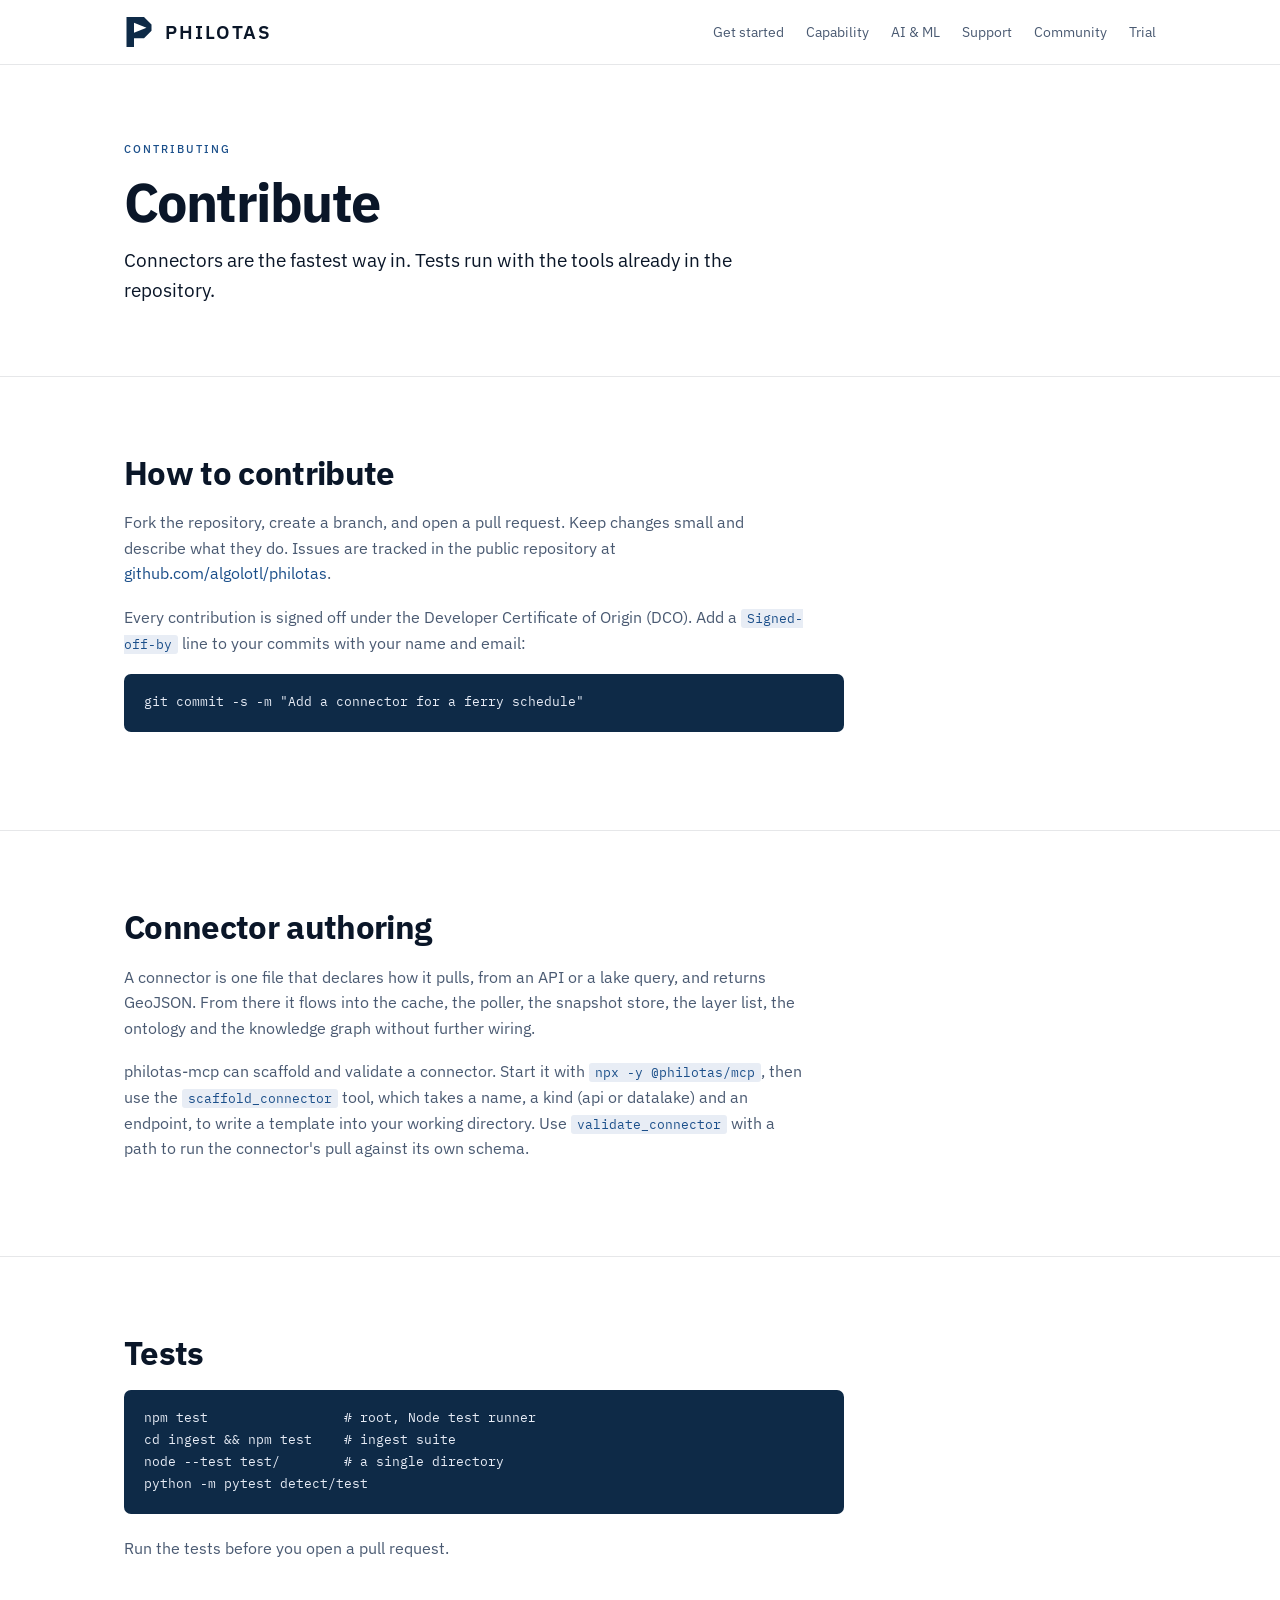
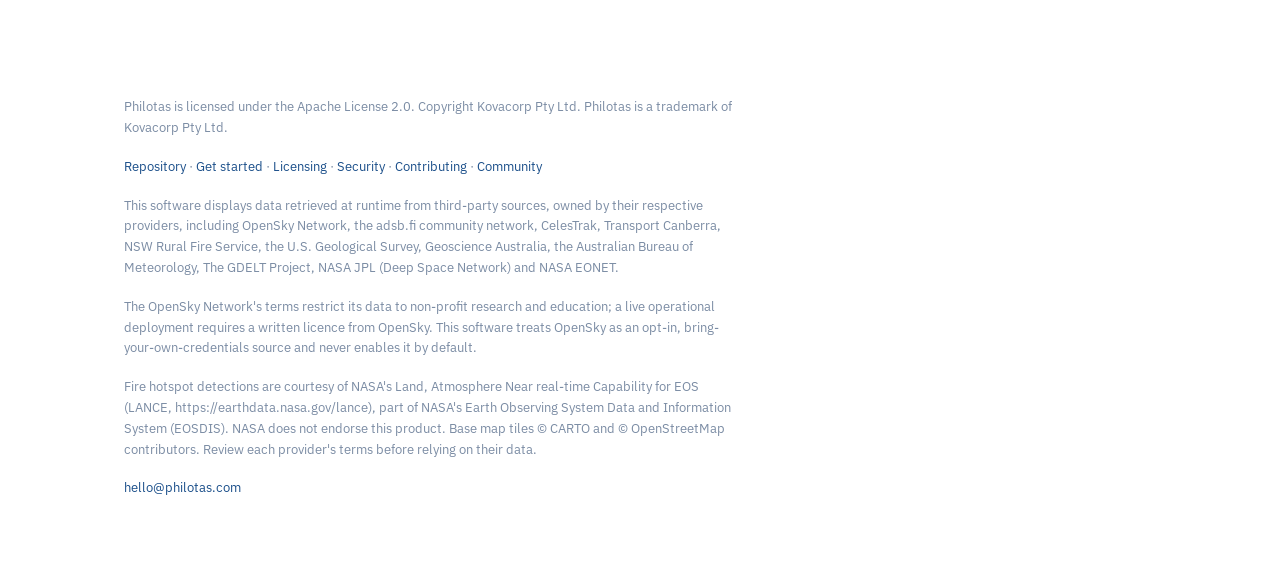
<file: contributing.html>
<!doctype html>
<html lang="en">
<head>
  <meta charset="utf-8">
  <meta name="viewport" content="width=device-width, initial-scale=1">
  <title>Contributing · Philotas</title>
  <meta name="description" content="How to contribute to Philotas: connector authoring, tests, and the Developer Certificate of Origin.">
  <link rel="canonical" href="https://philotas.com/contributing.html">
  <meta property="og:title" content="Contributing · Philotas">
  <meta property="og:description" content="How to contribute to Philotas: connector authoring, tests, and the Developer Certificate of Origin.">
  <meta property="og:type" content="website">
  <meta property="og:url" content="https://philotas.com/contributing.html">
  <meta property="og:site_name" content="Philotas">
  <meta property="og:image" content="https://philotas.com/assets/philotas-og.png">
  <meta property="og:image:width" content="1200">
  <meta property="og:image:height" content="630">
  <meta property="og:image:alt" content="Philotas — an open-source common operating picture">
  <meta name="twitter:card" content="summary_large_image">
  <meta name="twitter:image" content="https://philotas.com/assets/philotas-og.png">
  <link rel="icon" href="assets/favicon.ico" sizes="any">
  <link rel="icon" type="image/svg+xml" href="assets/favicon.svg">
  <link rel="icon" type="image/png" sizes="32x32" href="assets/favicon-32.png">
  <link rel="icon" type="image/png" sizes="16x16" href="assets/favicon-16.png">
  <link rel="apple-touch-icon" href="assets/apple-touch-icon.png">
  <link rel="stylesheet" href="assets/fonts.css">
  <style>
:root {
    --brand: #1B4F8A;
    --brand-hover: #143C6B;
    --beacon: #2E8FE0;
    --shaft: #6FD3F2;
    --ink: #0A1628;
    --deep: #0E2A47;
    --page: #FFFFFF;
    --surface: #F2F5F9;
    --raised: #E8EDF5;
    --ink-2: #4A5A72;
    --muted: #7B8CA4;
    --border: rgba(10, 22, 40, 0.10);
    --border-strong: rgba(10, 22, 40, 0.18);
    --amber: #C87619;
    --max: 1080px;
  }
  * { box-sizing: border-box; }
  html { scroll-behavior: smooth; }
  body {
    margin: 0;
    background: var(--page);
    color: var(--ink);
    font-family: "IBM Plex Sans", -apple-system, "Segoe UI", Roboto, Helvetica, Arial, sans-serif;
    font-size: 16px;
    line-height: 1.6;
    -webkit-font-smoothing: antialiased;
  }
  a { color: var(--brand); text-decoration: none; }
  a:hover { text-decoration: underline; }
  .wrap { max-width: var(--max); margin: 0 auto; padding: 0 24px; }

  header.site {
    position: sticky; top: 0; z-index: 50;
    background: rgba(255, 255, 255, 0.9);
    backdrop-filter: blur(10px);
    border-bottom: 1px solid var(--border);
  }
  .bar { display: flex; align-items: center; gap: 14px; height: 64px; }
  .mark { display: flex; align-items: center; gap: 10px; }
  .pm-mark { width: 30px; height: 30px; flex: none; display: block; }
  .wordmark { display: flex; align-items: center; gap: 11px; text-decoration: none; color: inherit; }
  .wordmark .name {
    font-size: 19px; font-weight: 600; letter-spacing: 0.10em;
    text-transform: uppercase; color: var(--ink);
  }
  .wordmark:hover { text-decoration: none; }
  .bar nav { margin-left: auto; display: flex; align-items: center; gap: 22px; }
  .bar nav a { color: var(--ink-2); font-size: 14px; }
  .bar nav a:hover { color: var(--ink); text-decoration: none; }
  .cta {
    background: var(--brand); color: #fff !important; padding: 9px 18px;
    border-radius: 5px; font-size: 14px; font-weight: 500;
  }
  .cta:hover { background: var(--brand-hover); text-decoration: none !important; }

  section { padding: 76px 0; border-bottom: 1px solid var(--border); }
  section:last-of-type { border-bottom: 0; }
  .eyebrow {
    font-size: 11px; letter-spacing: 0.18em; text-transform: uppercase;
    color: var(--brand); font-weight: 500; margin-bottom: 14px;
  }
  h1 {
    font-size: clamp(34px, 5.2vw, 54px); line-height: 1.08;
    letter-spacing: -0.028em; font-weight: 700; margin: 0 0 22px;
  }
  h2 {
    font-size: clamp(25px, 3.4vw, 33px); line-height: 1.2;
    letter-spacing: -0.02em; font-weight: 700; margin: 0 0 18px;
  }
  h3 { font-size: 17px; font-weight: 700; margin: 0 0 9px; letter-spacing: -0.01em; }
  p { margin: 0 0 18px; color: var(--ink-2); max-width: 68ch; }
  .lead { font-size: 19px; color: var(--ink); max-width: 62ch; }
  strong { color: var(--ink); font-weight: 500; }

  .cols { display: grid; grid-template-columns: repeat(auto-fit, minmax(285px, 1fr)); gap: 26px; margin-top: 34px; }
  .card { background: var(--surface); border: 1px solid var(--border); border-radius: 7px; padding: 24px; }
  .card p { font-size: 14.5px; margin-bottom: 0; }
  .card .tag {
    font-size: 10.5px; letter-spacing: 0.14em; text-transform: uppercase;
    color: var(--brand); display: block; margin-bottom: 11px;
  }

  .tbl-scroll { overflow-x: auto; margin-top: 30px; border: 1px solid var(--border); border-radius: 7px; }
  table { border-collapse: collapse; width: 100%; font-size: 14.5px; min-width: 560px; }
  th, td { text-align: left; padding: 13px 16px; border-bottom: 1px solid var(--border); vertical-align: top; }
  thead th { background: var(--raised); font-size: 11px; letter-spacing: 0.1em; text-transform: uppercase; color: var(--ink-2); font-weight: 500; }
  tbody tr:last-child td { border-bottom: 0; }
  td { color: var(--ink-2); }
  td.k { color: var(--ink); font-weight: 500; white-space: nowrap; }
  .vs td:last-child { color: var(--ink); }

  code { font-family: "IBM Plex Mono", ui-monospace, "Cascadia Code", Consolas, monospace; font-size: 13px;
         background: var(--raised); padding: 1px 6px; border-radius: 3px; color: var(--brand); }

  footer.site { padding: 42px 0 58px; color: var(--muted); font-size: 13px; }
  footer.site p { color: var(--muted); font-size: 13px; max-width: 78ch; }

  .pagehead { padding: 76px 0 52px; border-bottom: 1px solid var(--border); }
  .pagehead h1 { margin-bottom: 14px; }
  .pagehead .lead { font-size: 19px; max-width: 62ch; }

  pre {
    background: var(--deep); color: #E7ECF6; padding: 18px 20px;
    border-radius: 7px; overflow-x: auto; font-size: 13px; line-height: 1.6;
    margin: 16px 0 22px; max-width: 720px;
  }
  pre code { background: none; color: inherit; padding: 0; font-size: inherit; }

  .plain ul { margin: 0 0 18px; padding-left: 20px; color: var(--ink-2); }
  .plain li { margin-bottom: 8px; }

  @media (max-width: 640px) {
    section { padding: 52px 0; }
    .bar nav a:not(.cta) { display: none; }
    .pagehead { padding: 52px 0 40px; }
  }
  </style>
</head>
<body>
<header class="site">
  <div class="wrap bar">
    <div class="mark">
      <a class="wordmark" href="index.html">
        <img class="pm-mark" src="assets/mark.svg" alt="" width="30" height="30">
        <span class="name">Philotas</span>
      </a>
    </div>
    <nav>
      <a href="get-started.html">Get started</a>
      <a href="index.html#capability">Capability</a>
      <a href="index.html#ai">AI &amp; ML</a>
      <a href="index.html#support">Support</a>
      <a href="community.html">Community</a>
      <a href="index.html#trial">Trial</a>
    </nav>
  </div>
</header>

<section class="pagehead">
  <div class="wrap">
    <div class="eyebrow">Contributing</div>
    <h1>Contribute</h1>
    <p class="lead">Connectors are the fastest way in. Tests run with the tools already in the repository.</p>
  </div>
</section>

<section>
  <div class="wrap">
    <h2>How to contribute</h2>
    <p>
      Fork the repository, create a branch, and open a pull request. Keep changes small and
      describe what they do. Issues are tracked in the public repository at
      <a href="https://github.com/algolotl/philotas">github.com/algolotl/philotas</a>.
    </p>
    <p>
      Every contribution is signed off under the Developer Certificate of Origin (DCO). Add a
      <code>Signed-off-by</code> line to your commits with your name and email:
    </p>
    <pre><code>git commit -s -m "Add a connector for a ferry schedule"</code></pre>
  </div>
</section>

<section>
  <div class="wrap">
    <h2>Connector authoring</h2>
    <p>
      A connector is one file that declares how it pulls, from an API or a lake query, and
      returns GeoJSON. From there it flows into the cache, the poller, the snapshot store, the
      layer list, the ontology and the knowledge graph without further wiring.
    </p>
    <p>
      philotas-mcp can scaffold and validate a connector. Start it with <code>npx -y @philotas/mcp</code>,
      then use the <code>scaffold_connector</code> tool, which takes a name, a kind (api or
      datalake) and an endpoint, to write a template into your working directory. Use
      <code>validate_connector</code> with a path to run the connector's pull against its own
      schema.
    </p>
  </div>
</section>

<section>
  <div class="wrap">
    <h2>Tests</h2>
    <pre><code>npm test                 # root, Node test runner
cd ingest && npm test    # ingest suite
node --test test/        # a single directory
python -m pytest detect/test</code></pre>
    <p>Run the tests before you open a pull request.</p>
  </div>
</section>

<footer class="site">
  <div class="wrap">
    <p>
      Philotas is licensed under the Apache License 2.0. Copyright Kovacorp Pty Ltd.
      Philotas is a trademark of Kovacorp Pty Ltd.
    </p>
    <p>
      <a href="https://github.com/algolotl/philotas">Repository</a> ·
      <a href="get-started.html">Get started</a> ·
      <a href="licensing.html">Licensing</a> ·
      <a href="security.html">Security</a> ·
      <a href="contributing.html">Contributing</a> ·
      <a href="community.html">Community</a>
    </p>
    <p>
      This software displays data retrieved at runtime from third-party sources, owned by their
      respective providers, including OpenSky Network, the adsb.fi community network, CelesTrak,
      Transport Canberra, NSW Rural Fire Service, the U.S. Geological Survey, Geoscience Australia,
      the Australian Bureau of Meteorology, The GDELT Project, NASA JPL (Deep Space Network) and
      NASA EONET.
    </p>
    <p>
      The OpenSky Network's terms restrict its data to non-profit research and education; a live
      operational deployment requires a written licence from OpenSky. This software treats OpenSky
      as an opt-in, bring-your-own-credentials source and never enables it by default.
    </p>
    <p>
      Fire hotspot detections are courtesy of NASA's Land, Atmosphere Near real-time Capability
      for EOS (LANCE, https://earthdata.nasa.gov/lance), part of NASA's Earth Observing System Data
      and Information System (EOSDIS). NASA does not endorse this product. Base map tiles © CARTO
      and © OpenStreetMap contributors. Review each provider's terms before relying on their data.
    </p>
    <p><a href="mailto:hello@philotas.com">hello@philotas.com</a></p>
  </div>
</footer>
</body>
</html>
</file>
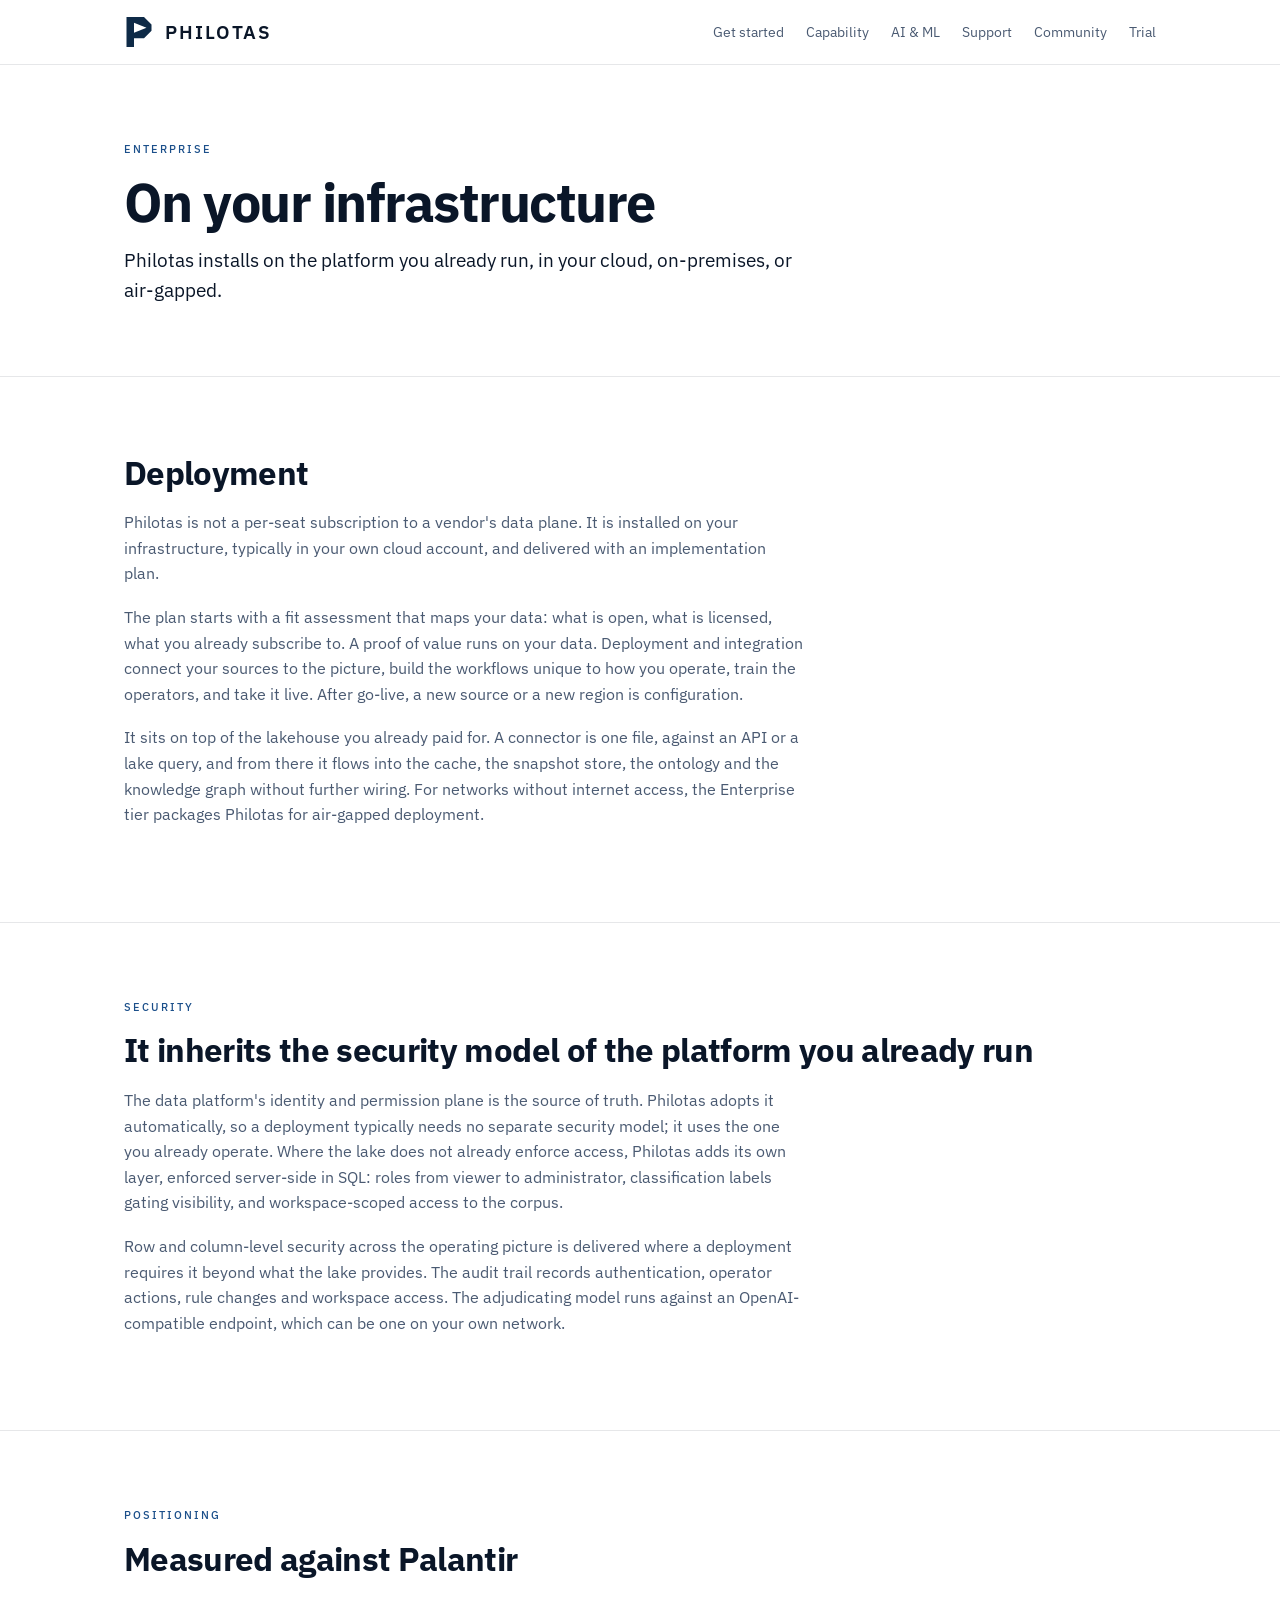
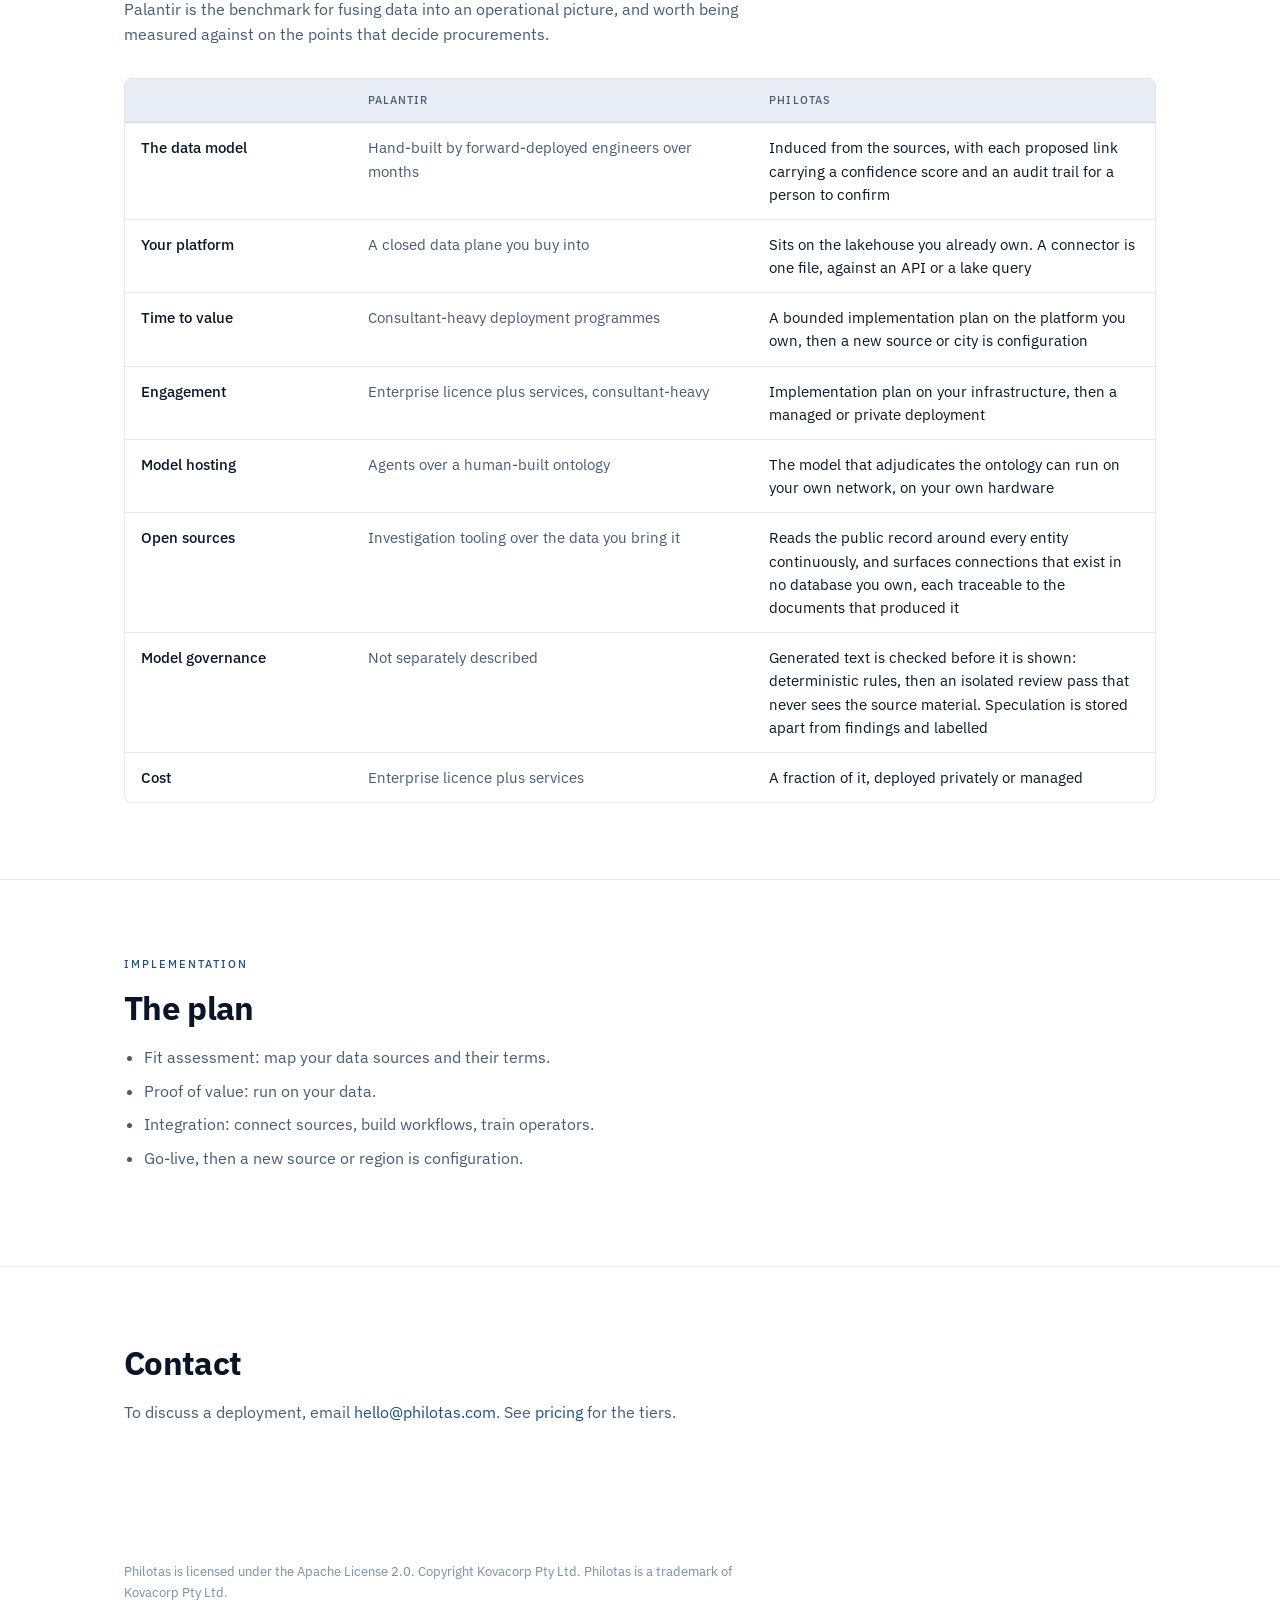
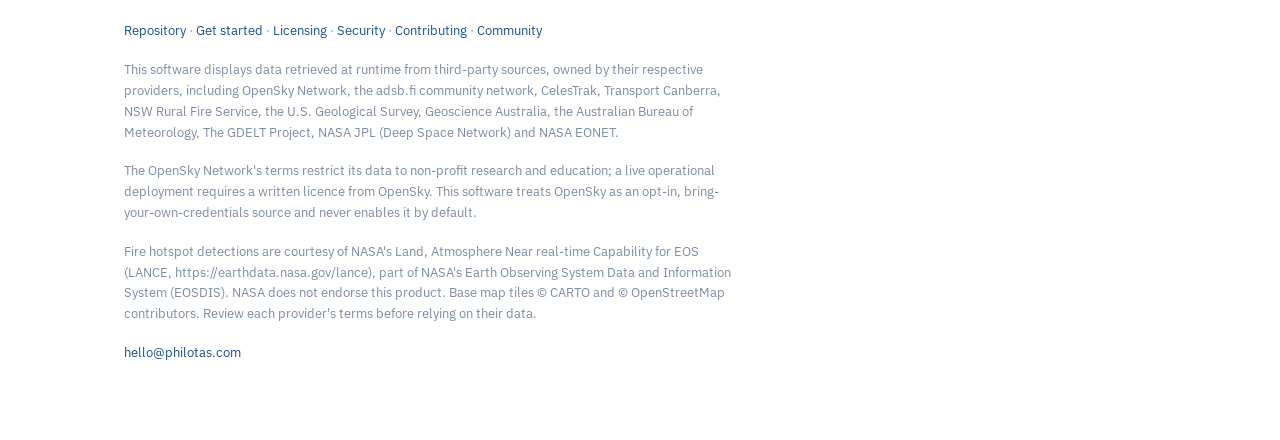
<file: enterprise.html>
<!doctype html>
<html lang="en">
<head>
  <meta charset="utf-8">
  <meta name="viewport" content="width=device-width, initial-scale=1">
  <title>Enterprise · Philotas</title>
  <meta name="description" content="Deploy Philotas on your cloud, on-premises, or air-gapped. Security model, implementation plan, and how it compares.">
  <link rel="canonical" href="https://philotas.com/enterprise.html">
  <meta property="og:title" content="Enterprise · Philotas">
  <meta property="og:description" content="Deploy Philotas on your cloud, on-premises, or air-gapped. Security model, implementation plan, and how it compares.">
  <meta property="og:type" content="website">
  <meta property="og:url" content="https://philotas.com/enterprise.html">
  <meta property="og:site_name" content="Philotas">
  <meta property="og:image" content="https://philotas.com/assets/philotas-og.png">
  <meta property="og:image:width" content="1200">
  <meta property="og:image:height" content="630">
  <meta property="og:image:alt" content="Philotas — an open-source common operating picture">
  <meta name="twitter:card" content="summary_large_image">
  <meta name="twitter:image" content="https://philotas.com/assets/philotas-og.png">
  <link rel="icon" href="assets/favicon.ico" sizes="any">
  <link rel="icon" type="image/svg+xml" href="assets/favicon.svg">
  <link rel="icon" type="image/png" sizes="32x32" href="assets/favicon-32.png">
  <link rel="icon" type="image/png" sizes="16x16" href="assets/favicon-16.png">
  <link rel="apple-touch-icon" href="assets/apple-touch-icon.png">
  <link rel="stylesheet" href="assets/fonts.css">
  <style>
:root {
    --brand: #1B4F8A;
    --brand-hover: #143C6B;
    --beacon: #2E8FE0;
    --shaft: #6FD3F2;
    --ink: #0A1628;
    --deep: #0E2A47;
    --page: #FFFFFF;
    --surface: #F2F5F9;
    --raised: #E8EDF5;
    --ink-2: #4A5A72;
    --muted: #7B8CA4;
    --border: rgba(10, 22, 40, 0.10);
    --border-strong: rgba(10, 22, 40, 0.18);
    --amber: #C87619;
    --max: 1080px;
  }
  * { box-sizing: border-box; }
  html { scroll-behavior: smooth; }
  body {
    margin: 0;
    background: var(--page);
    color: var(--ink);
    font-family: "IBM Plex Sans", -apple-system, "Segoe UI", Roboto, Helvetica, Arial, sans-serif;
    font-size: 16px;
    line-height: 1.6;
    -webkit-font-smoothing: antialiased;
  }
  a { color: var(--brand); text-decoration: none; }
  a:hover { text-decoration: underline; }
  .wrap { max-width: var(--max); margin: 0 auto; padding: 0 24px; }

  header.site {
    position: sticky; top: 0; z-index: 50;
    background: rgba(255, 255, 255, 0.9);
    backdrop-filter: blur(10px);
    border-bottom: 1px solid var(--border);
  }
  .bar { display: flex; align-items: center; gap: 14px; height: 64px; }
  .mark { display: flex; align-items: center; gap: 10px; }
  .pm-mark { width: 30px; height: 30px; flex: none; display: block; }
  .wordmark { display: flex; align-items: center; gap: 11px; text-decoration: none; color: inherit; }
  .wordmark .name {
    font-size: 19px; font-weight: 600; letter-spacing: 0.10em;
    text-transform: uppercase; color: var(--ink);
  }
  .wordmark:hover { text-decoration: none; }
  .bar nav { margin-left: auto; display: flex; align-items: center; gap: 22px; }
  .bar nav a { color: var(--ink-2); font-size: 14px; }
  .bar nav a:hover { color: var(--ink); text-decoration: none; }
  .cta {
    background: var(--brand); color: #fff !important; padding: 9px 18px;
    border-radius: 5px; font-size: 14px; font-weight: 500;
  }
  .cta:hover { background: var(--brand-hover); text-decoration: none !important; }

  section { padding: 76px 0; border-bottom: 1px solid var(--border); }
  section:last-of-type { border-bottom: 0; }
  .eyebrow {
    font-size: 11px; letter-spacing: 0.18em; text-transform: uppercase;
    color: var(--brand); font-weight: 500; margin-bottom: 14px;
  }
  h1 {
    font-size: clamp(34px, 5.2vw, 54px); line-height: 1.08;
    letter-spacing: -0.028em; font-weight: 700; margin: 0 0 22px;
  }
  h2 {
    font-size: clamp(25px, 3.4vw, 33px); line-height: 1.2;
    letter-spacing: -0.02em; font-weight: 700; margin: 0 0 18px;
  }
  h3 { font-size: 17px; font-weight: 700; margin: 0 0 9px; letter-spacing: -0.01em; }
  p { margin: 0 0 18px; color: var(--ink-2); max-width: 68ch; }
  .lead { font-size: 19px; color: var(--ink); max-width: 62ch; }
  strong { color: var(--ink); font-weight: 500; }

  .cols { display: grid; grid-template-columns: repeat(auto-fit, minmax(285px, 1fr)); gap: 26px; margin-top: 34px; }
  .card { background: var(--surface); border: 1px solid var(--border); border-radius: 7px; padding: 24px; }
  .card p { font-size: 14.5px; margin-bottom: 0; }
  .card .tag {
    font-size: 10.5px; letter-spacing: 0.14em; text-transform: uppercase;
    color: var(--brand); display: block; margin-bottom: 11px;
  }

  .tbl-scroll { overflow-x: auto; margin-top: 30px; border: 1px solid var(--border); border-radius: 7px; }
  table { border-collapse: collapse; width: 100%; font-size: 14.5px; min-width: 560px; }
  th, td { text-align: left; padding: 13px 16px; border-bottom: 1px solid var(--border); vertical-align: top; }
  thead th { background: var(--raised); font-size: 11px; letter-spacing: 0.1em; text-transform: uppercase; color: var(--ink-2); font-weight: 500; }
  tbody tr:last-child td { border-bottom: 0; }
  td { color: var(--ink-2); }
  td.k { color: var(--ink); font-weight: 500; white-space: nowrap; }
  .vs td:last-child { color: var(--ink); }

  code { font-family: "IBM Plex Mono", ui-monospace, "Cascadia Code", Consolas, monospace; font-size: 13px;
         background: var(--raised); padding: 1px 6px; border-radius: 3px; color: var(--brand); }

  footer.site { padding: 42px 0 58px; color: var(--muted); font-size: 13px; }
  footer.site p { color: var(--muted); font-size: 13px; max-width: 78ch; }

  .pagehead { padding: 76px 0 52px; border-bottom: 1px solid var(--border); }
  .pagehead h1 { margin-bottom: 14px; }
  .pagehead .lead { font-size: 19px; max-width: 62ch; }

  pre {
    background: var(--deep); color: #E7ECF6; padding: 18px 20px;
    border-radius: 7px; overflow-x: auto; font-size: 13px; line-height: 1.6;
    margin: 16px 0 22px; max-width: 720px;
  }
  pre code { background: none; color: inherit; padding: 0; font-size: inherit; }

  .plain ul { margin: 0 0 18px; padding-left: 20px; color: var(--ink-2); }
  .plain li { margin-bottom: 8px; }

  @media (max-width: 640px) {
    section { padding: 52px 0; }
    .bar nav a:not(.cta) { display: none; }
    .pagehead { padding: 52px 0 40px; }
  }
  </style>
</head>
<body>
<header class="site">
  <div class="wrap bar">
    <div class="mark">
      <a class="wordmark" href="index.html">
        <img class="pm-mark" src="assets/mark.svg" alt="" width="30" height="30">
        <span class="name">Philotas</span>
      </a>
    </div>
    <nav>
      <a href="get-started.html">Get started</a>
      <a href="index.html#capability">Capability</a>
      <a href="index.html#ai">AI &amp; ML</a>
      <a href="index.html#support">Support</a>
      <a href="community.html">Community</a>
      <a href="index.html#trial">Trial</a>
    </nav>
  </div>
</header>

<section class="pagehead">
  <div class="wrap">
    <div class="eyebrow">Enterprise</div>
    <h1>On your infrastructure</h1>
    <p class="lead">Philotas installs on the platform you already run, in your cloud, on-premises, or air-gapped.</p>
  </div>
</section>

<section>
  <div class="wrap">
    <h2>Deployment</h2>
    <p>
      Philotas is not a per-seat subscription to a vendor's data plane. It is installed on your
      infrastructure, typically in your own cloud account, and delivered with an implementation
      plan.
    </p>
    <p>
      The plan starts with a fit assessment that maps your data: what is open, what is licensed,
      what you already subscribe to. A proof of value runs on your data. Deployment and
      integration connect your sources to the picture, build the workflows unique to how you
      operate, train the operators, and take it live. After go-live, a new source or a new region
      is configuration.
    </p>
    <p>
      It sits on top of the lakehouse you already paid for. A connector is one file, against an
      API or a lake query, and from there it flows into the cache, the snapshot store, the
      ontology and the knowledge graph without further wiring. For networks without internet
      access, the Enterprise tier packages Philotas for air-gapped deployment.
    </p>
  </div>
</section>

<section>
  <div class="wrap">
    <div class="eyebrow">Security</div>
    <h2>It inherits the security model of the platform you already run</h2>
    <p>
      The data platform's identity and permission plane is the source of truth. Philotas
      adopts it automatically, so a deployment typically needs no separate security model; it
      uses the one you already operate. Where the lake does not already enforce access, Philotas
      adds its own layer, enforced server-side in SQL: roles from viewer to administrator,
      classification labels gating visibility, and workspace-scoped access to the corpus.
    </p>
    <p>
      Row and column-level security across the operating picture is delivered where a deployment
      requires it beyond what the lake provides. The audit trail records authentication, operator
      actions, rule changes and workspace access. The adjudicating model runs against an
      OpenAI-compatible endpoint, which can be one on your own network.
    </p>
  </div>
</section>

<section>
  <div class="wrap">
    <div class="eyebrow">Positioning</div>
    <h2>Measured against Palantir</h2>
    <p>
      Palantir is the benchmark for fusing data into an operational picture, and worth being
      measured against on the points that decide procurements.
    </p>

    <div class="tbl-scroll">
      <table class="vs">
        <thead>
          <tr><th style="width:22%"></th><th style="width:39%">Palantir</th><th style="width:39%">Philotas</th></tr>
        </thead>
        <tbody>
          <tr>
            <td class="k">The data model</td>
            <td>Hand-built by forward-deployed engineers over months</td>
            <td>Induced from the sources, with each proposed link carrying a confidence score and an audit trail for a person to confirm</td>
          </tr>
          <tr>
            <td class="k">Your platform</td>
            <td>A closed data plane you buy into</td>
            <td>Sits on the lakehouse you already own. A connector is one file, against an API or a lake query</td>
          </tr>
          <tr>
            <td class="k">Time to value</td>
            <td>Consultant-heavy deployment programmes</td>
            <td>A bounded implementation plan on the platform you own, then a new source or city is configuration</td>
          </tr>
          <tr>
            <td class="k">Engagement</td>
            <td>Enterprise licence plus services, consultant-heavy</td>
            <td>Implementation plan on your infrastructure, then a managed or private deployment</td>
          </tr>
          <tr>
            <td class="k">Model hosting</td>
            <td>Agents over a human-built ontology</td>
            <td>The model that adjudicates the ontology can run on your own network, on your own hardware</td>
          </tr>
          <tr>
            <td class="k">Open sources</td>
            <td>Investigation tooling over the data you bring it</td>
            <td>Reads the public record around every entity continuously, and surfaces connections that exist in no database you own, each traceable to the documents that produced it</td>
          </tr>
          <tr>
            <td class="k">Model governance</td>
            <td>Not separately described</td>
            <td>Generated text is checked before it is shown: deterministic rules, then an isolated review pass that never sees the source material. Speculation is stored apart from findings and labelled</td>
          </tr>
          <tr>
            <td class="k">Cost</td>
            <td>Enterprise licence plus services</td>
            <td>A fraction of it, deployed privately or managed</td>
          </tr>
        </tbody>
      </table>
    </div>
  </div>
</section>

<section>
  <div class="wrap">
    <div class="eyebrow">Implementation</div>
    <h2>The plan</h2>
    <div class="plain">
      <ul>
        <li>Fit assessment: map your data sources and their terms.</li>
        <li>Proof of value: run on your data.</li>
        <li>Integration: connect sources, build workflows, train operators.</li>
        <li>Go-live, then a new source or region is configuration.</li>
      </ul>
    </div>
  </div>
</section>

<section>
  <div class="wrap">
    <h2>Contact</h2>
    <p>
      To discuss a deployment, email
      <a href="mailto:hello@philotas.com">hello@philotas.com</a>.
      See <a href="pricing.html">pricing</a> for the tiers.
    </p>
  </div>
</section>

<footer class="site">
  <div class="wrap">
    <p>
      Philotas is licensed under the Apache License 2.0. Copyright Kovacorp Pty Ltd.
      Philotas is a trademark of Kovacorp Pty Ltd.
    </p>
    <p>
      <a href="https://github.com/algolotl/philotas">Repository</a> ·
      <a href="get-started.html">Get started</a> ·
      <a href="licensing.html">Licensing</a> ·
      <a href="security.html">Security</a> ·
      <a href="contributing.html">Contributing</a> ·
      <a href="community.html">Community</a>
    </p>
    <p>
      This software displays data retrieved at runtime from third-party sources, owned by their
      respective providers, including OpenSky Network, the adsb.fi community network, CelesTrak,
      Transport Canberra, NSW Rural Fire Service, the U.S. Geological Survey, Geoscience Australia,
      the Australian Bureau of Meteorology, The GDELT Project, NASA JPL (Deep Space Network) and
      NASA EONET.
    </p>
    <p>
      The OpenSky Network's terms restrict its data to non-profit research and education; a live
      operational deployment requires a written licence from OpenSky. This software treats OpenSky
      as an opt-in, bring-your-own-credentials source and never enables it by default.
    </p>
    <p>
      Fire hotspot detections are courtesy of NASA's Land, Atmosphere Near real-time Capability
      for EOS (LANCE, https://earthdata.nasa.gov/lance), part of NASA's Earth Observing System Data
      and Information System (EOSDIS). NASA does not endorse this product. Base map tiles © CARTO
      and © OpenStreetMap contributors. Review each provider's terms before relying on their data.
    </p>
    <p><a href="mailto:hello@philotas.com">hello@philotas.com</a></p>
  </div>
</footer>
</body>
</html>
</file>
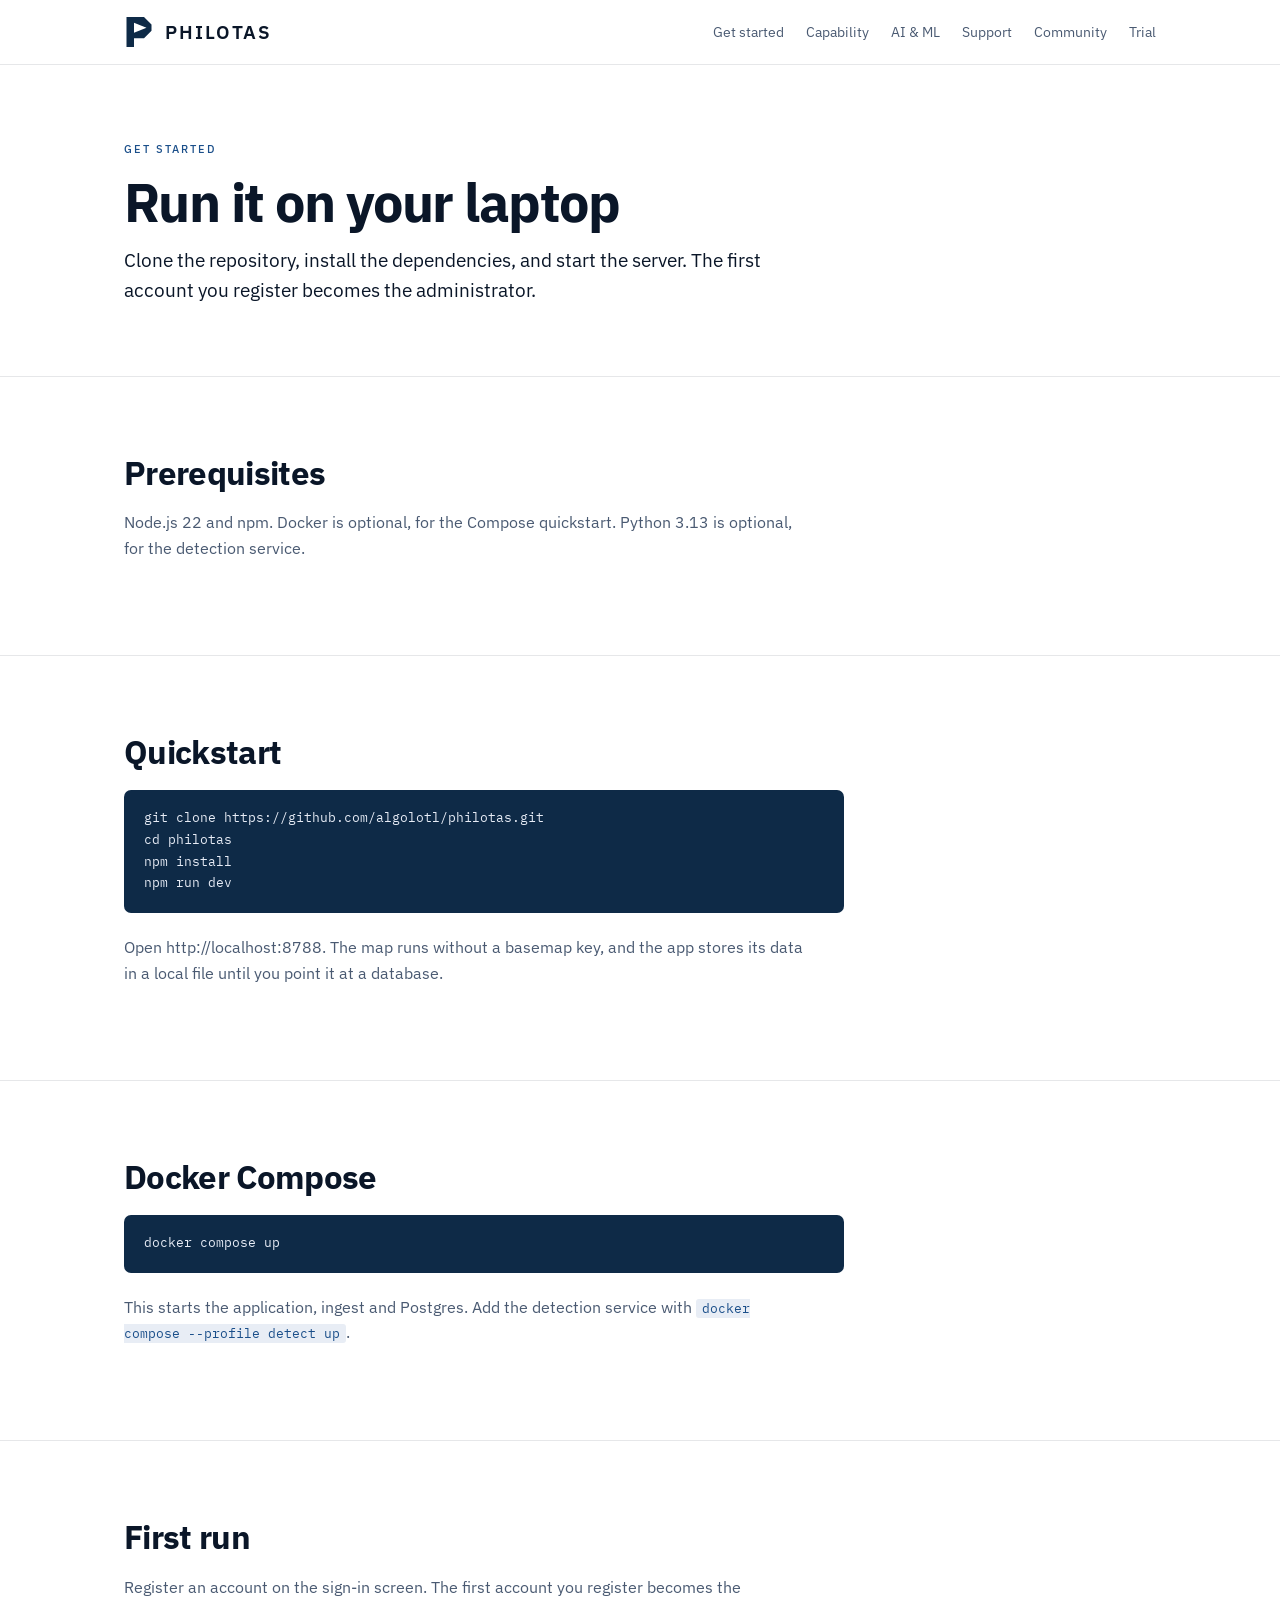
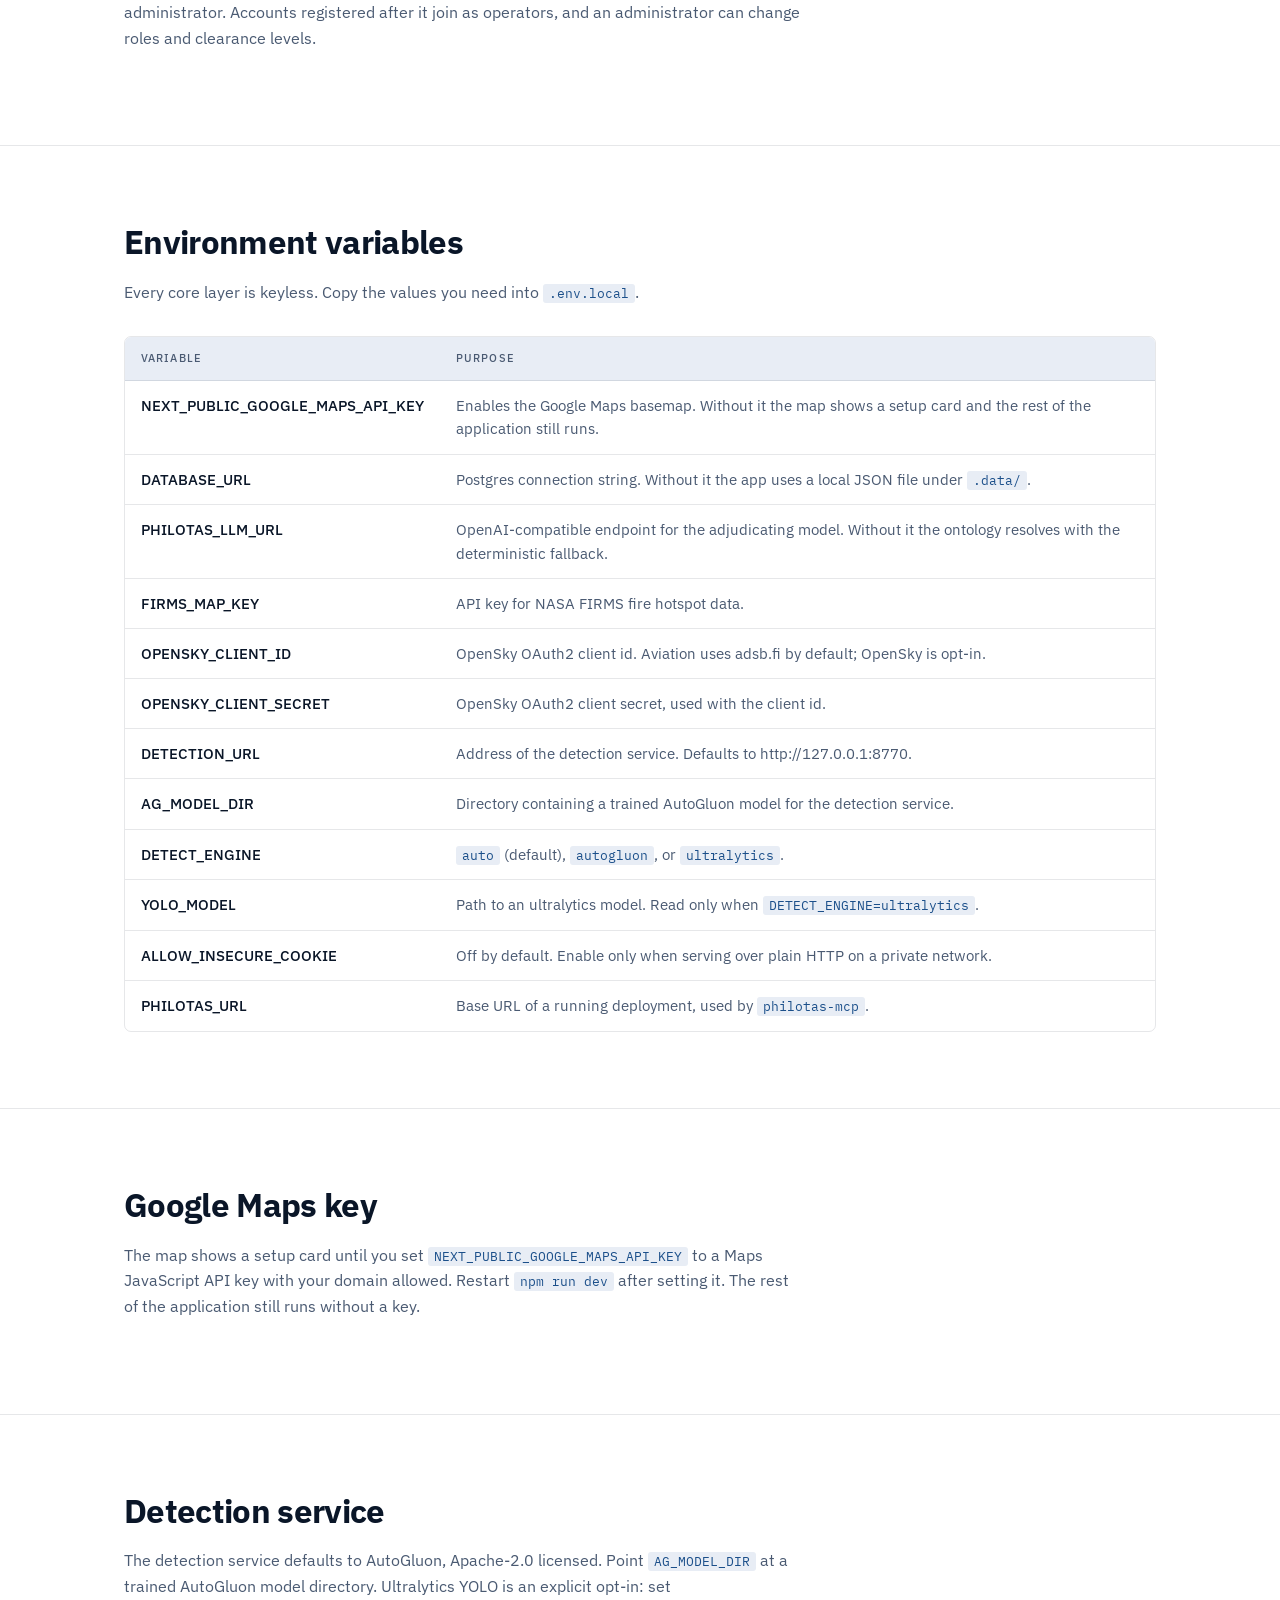
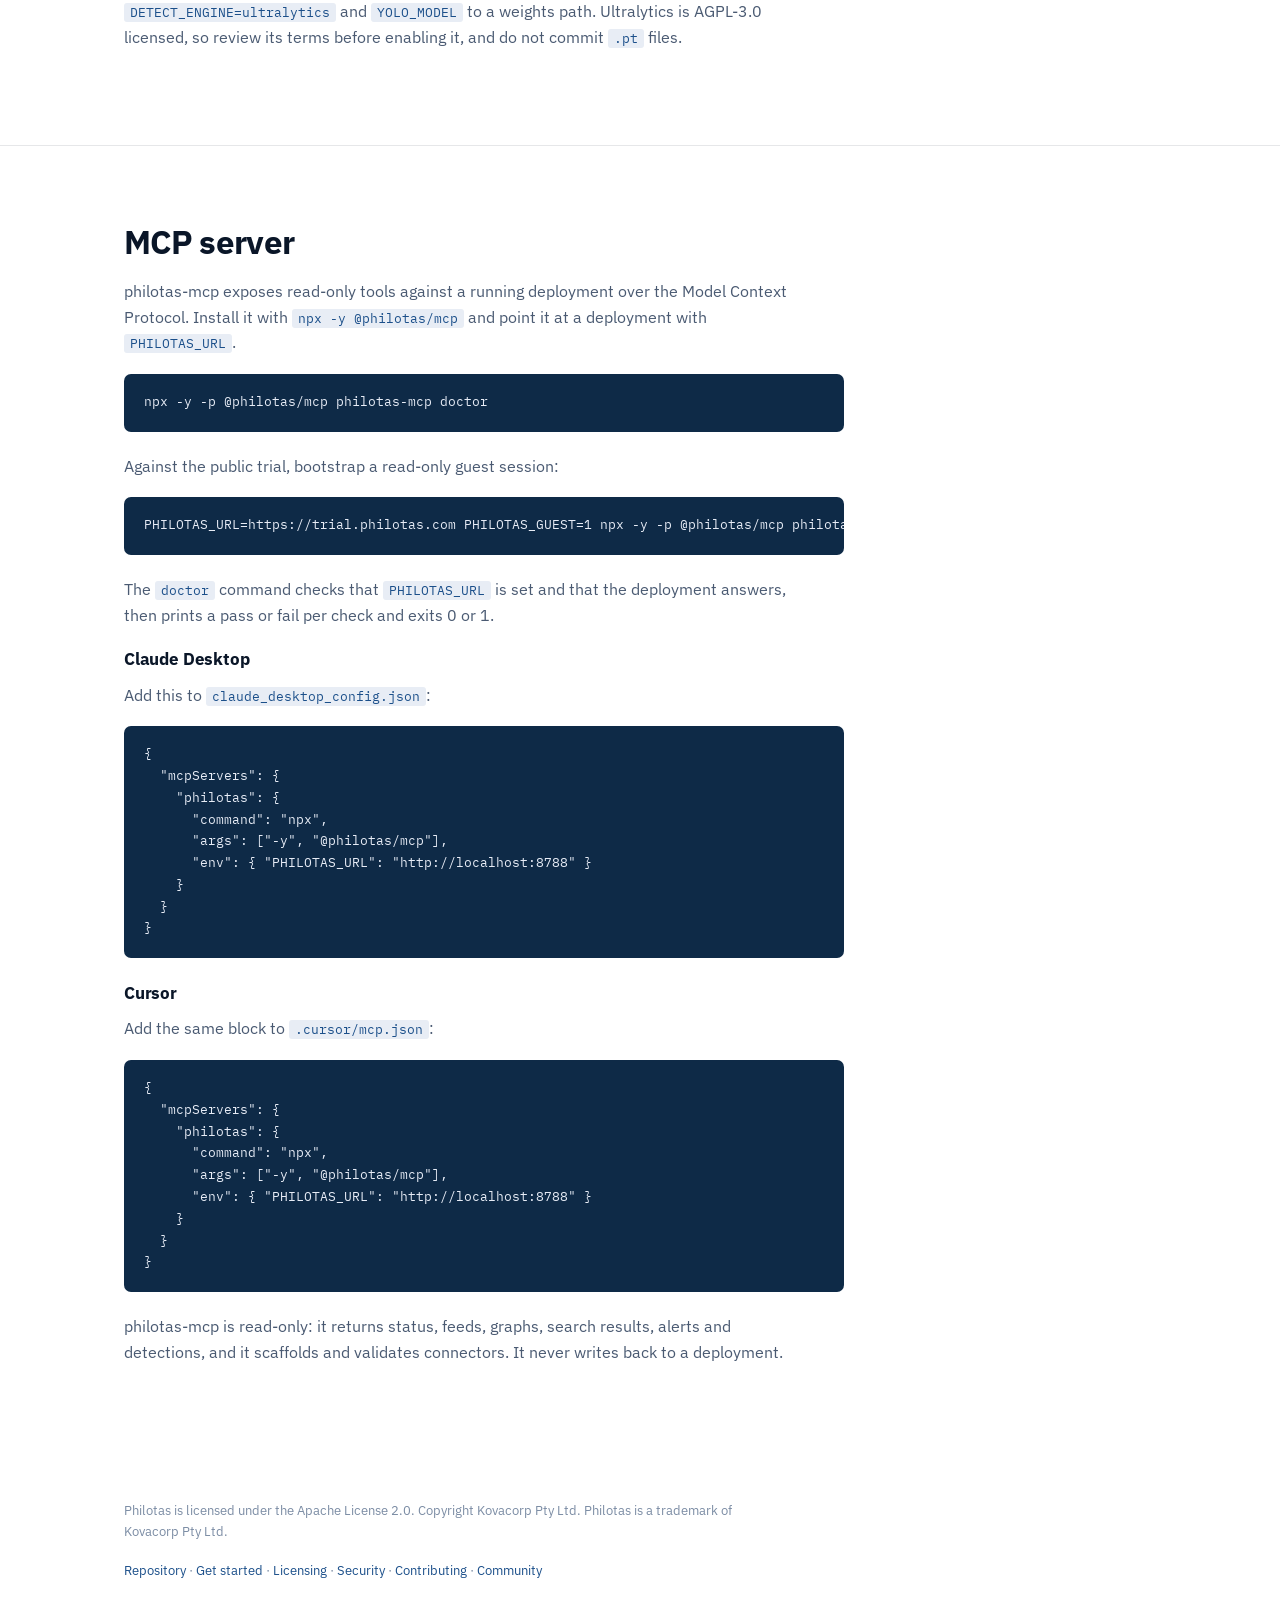
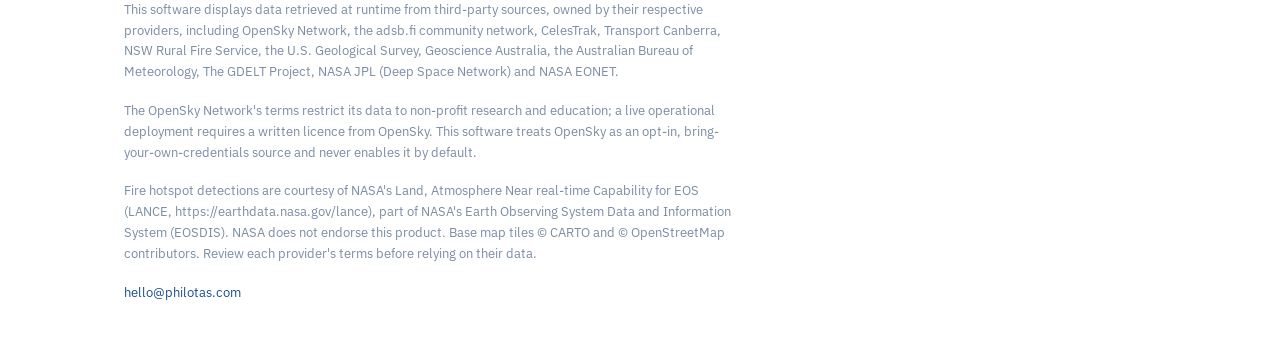
<file: get-started.html>
<!doctype html>
<html lang="en">
<head>
  <meta charset="utf-8">
  <meta name="viewport" content="width=device-width, initial-scale=1">
  <title>Get started · Philotas</title>
  <meta name="description" content="Run Philotas on your laptop: prerequisites, git clone, environment variables, Docker Compose, first-run setup, and the philotas-mcp server.">
  <link rel="canonical" href="https://philotas.com/get-started.html">
  <meta property="og:title" content="Get started · Philotas">
  <meta property="og:description" content="Run Philotas on your laptop: prerequisites, git clone, environment variables, Docker Compose, first-run setup, and the philotas-mcp server.">
  <meta property="og:type" content="website">
  <meta property="og:url" content="https://philotas.com/get-started.html">
  <meta property="og:site_name" content="Philotas">
  <meta property="og:image" content="https://philotas.com/assets/philotas-og.png">
  <meta property="og:image:width" content="1200">
  <meta property="og:image:height" content="630">
  <meta property="og:image:alt" content="Philotas — an open-source common operating picture">
  <meta name="twitter:card" content="summary_large_image">
  <meta name="twitter:image" content="https://philotas.com/assets/philotas-og.png">
  <link rel="icon" href="assets/favicon.ico" sizes="any">
  <link rel="icon" type="image/svg+xml" href="assets/favicon.svg">
  <link rel="icon" type="image/png" sizes="32x32" href="assets/favicon-32.png">
  <link rel="icon" type="image/png" sizes="16x16" href="assets/favicon-16.png">
  <link rel="apple-touch-icon" href="assets/apple-touch-icon.png">
  <link rel="stylesheet" href="assets/fonts.css">
  <style>
:root {
    --brand: #1B4F8A;
    --brand-hover: #143C6B;
    --beacon: #2E8FE0;
    --shaft: #6FD3F2;
    --ink: #0A1628;
    --deep: #0E2A47;
    --page: #FFFFFF;
    --surface: #F2F5F9;
    --raised: #E8EDF5;
    --ink-2: #4A5A72;
    --muted: #7B8CA4;
    --border: rgba(10, 22, 40, 0.10);
    --border-strong: rgba(10, 22, 40, 0.18);
    --amber: #C87619;
    --max: 1080px;
  }
  * { box-sizing: border-box; }
  html { scroll-behavior: smooth; }
  body {
    margin: 0;
    background: var(--page);
    color: var(--ink);
    font-family: "IBM Plex Sans", -apple-system, "Segoe UI", Roboto, Helvetica, Arial, sans-serif;
    font-size: 16px;
    line-height: 1.6;
    -webkit-font-smoothing: antialiased;
  }
  a { color: var(--brand); text-decoration: none; }
  a:hover { text-decoration: underline; }
  .wrap { max-width: var(--max); margin: 0 auto; padding: 0 24px; }

  header.site {
    position: sticky; top: 0; z-index: 50;
    background: rgba(255, 255, 255, 0.9);
    backdrop-filter: blur(10px);
    border-bottom: 1px solid var(--border);
  }
  .bar { display: flex; align-items: center; gap: 14px; height: 64px; }
  .mark { display: flex; align-items: center; gap: 10px; }
  .pm-mark { width: 30px; height: 30px; flex: none; display: block; }
  .wordmark { display: flex; align-items: center; gap: 11px; text-decoration: none; color: inherit; }
  .wordmark .name {
    font-size: 19px; font-weight: 600; letter-spacing: 0.10em;
    text-transform: uppercase; color: var(--ink);
  }
  .wordmark:hover { text-decoration: none; }
  .bar nav { margin-left: auto; display: flex; align-items: center; gap: 22px; }
  .bar nav a { color: var(--ink-2); font-size: 14px; }
  .bar nav a:hover { color: var(--ink); text-decoration: none; }
  .cta {
    background: var(--brand); color: #fff !important; padding: 9px 18px;
    border-radius: 5px; font-size: 14px; font-weight: 500;
  }
  .cta:hover { background: var(--brand-hover); text-decoration: none !important; }

  .ribbon {
    background: var(--deep); border-bottom: 1px solid var(--border);
    font-size: 11px; letter-spacing: 0.11em; text-transform: uppercase;
    color: rgba(255, 255, 255, 0.88); padding: 9px 0; text-align: center;
  }

  section { padding: 76px 0; border-bottom: 1px solid var(--border); }
  section:last-of-type { border-bottom: 0; }
  section[id] { scroll-margin-top: 78px; }
  .eyebrow {
    font-size: 11px; letter-spacing: 0.18em; text-transform: uppercase;
    color: var(--brand); font-weight: 500; margin-bottom: 14px;
  }
  h1 {
    font-size: clamp(34px, 5.2vw, 54px); line-height: 1.08;
    letter-spacing: -0.028em; font-weight: 700; margin: 0 0 22px;
  }
  h2 {
    font-size: clamp(25px, 3.4vw, 33px); line-height: 1.2;
    letter-spacing: -0.02em; font-weight: 700; margin: 0 0 18px;
  }
  h3 { font-size: 17px; font-weight: 700; margin: 0 0 9px; letter-spacing: -0.01em; }
  p { margin: 0 0 18px; color: var(--ink-2); max-width: 68ch; }
  .lead { font-size: 19px; color: var(--ink); max-width: 62ch; }
  strong { color: var(--ink); font-weight: 500; }

  .hero { padding: 92px 0 76px; }
  .hero .lead { font-size: 20px; }
  .hero-actions { display: flex; gap: 12px; flex-wrap: wrap; margin-top: 30px; }
  .btn-ghost {
    border: 1px solid var(--border-strong); color: var(--ink); padding: 9px 18px;
    border-radius: 5px; font-size: 14px;
  }
  .btn-ghost:hover { border-color: var(--brand); color: var(--brand); text-decoration: none; }

  .stats { display: grid; grid-template-columns: repeat(auto-fit, minmax(155px, 1fr)); gap: 1px;
           background: var(--border); border: 1px solid var(--border); border-radius: 7px;
           overflow: hidden; margin-top: 48px; }
  .stat { background: var(--surface); padding: 20px 18px; }
  .stat .n { font-size: 29px; font-weight: 700; letter-spacing: -0.02em; display: block; }
  .stat .l { font-size: 12px; color: var(--muted); line-height: 1.4; display: block; margin-top: 3px; }

  .cols { display: grid; grid-template-columns: repeat(auto-fit, minmax(285px, 1fr)); gap: 26px; margin-top: 34px; }
  .card { background: var(--surface); border: 1px solid var(--border); border-radius: 7px; padding: 24px; }
  .card p { font-size: 14.5px; margin-bottom: 0; }
  .card .tag {
    font-size: 10.5px; letter-spacing: 0.14em; text-transform: uppercase;
    color: var(--brand); display: block; margin-bottom: 11px;
  }

  .tbl-scroll { overflow-x: auto; margin-top: 30px; border: 1px solid var(--border); border-radius: 7px; }
  table { border-collapse: collapse; width: 100%; font-size: 14.5px; min-width: 560px; }
  th, td { text-align: left; padding: 13px 16px; border-bottom: 1px solid var(--border); vertical-align: top; }
  thead th { background: var(--raised); font-size: 11px; letter-spacing: 0.1em; text-transform: uppercase; color: var(--ink-2); font-weight: 500; }
  tbody tr:last-child td { border-bottom: 0; }
  td { color: var(--ink-2); }
  td.k { color: var(--ink); font-weight: 500; white-space: nowrap; }
  .vs td:last-child { color: var(--ink); }

  .note {
    border-left: 2px solid var(--amber); background: rgba(200, 118, 25, 0.10);
    padding: 15px 20px; border-radius: 0 5px 5px 0; margin-top: 30px;
  }
  .note p { margin: 0; font-size: 14.5px; }
  .note .h { color: var(--amber); font-size: 11px; letter-spacing: 0.13em;
             text-transform: uppercase; font-weight: 500; display: block; margin-bottom: 5px; }

  code { font-family: "IBM Plex Mono", ui-monospace, "Cascadia Code", Consolas, monospace; font-size: 13px;
         background: var(--raised); padding: 1px 6px; border-radius: 3px; color: var(--brand); }

  .trial { background: var(--surface); border: 1px solid var(--border-strong); border-radius: 9px; padding: 40px; margin-top: 8px; }
  .trial h2 { margin-bottom: 12px; }

  .regions { margin-top: 34px; padding-top: 26px; border-top: 1px solid var(--border); }
  .regions-lede { color: var(--muted); font-size: 14px; max-width: 68ch; margin: 0 0 22px; }
  .region-group h3 {
    font-size: 11px; font-weight: 700; letter-spacing: 0.9px; text-transform: uppercase;
    color: var(--muted); margin: 0 0 9px;
  }
  .region-group ul { list-style: none; margin: 0 0 22px; padding: 0; display: flex; flex-wrap: wrap; gap: 8px; }
  .region-group li { margin: 0; }
  .region-group a {
    display: inline-block; padding: 6px 12px; border-radius: 999px;
    background: var(--raised); border: 1px solid var(--border);
    color: var(--ink-2); font-size: 14px; line-height: 1.3; text-decoration: none;
    transition: border-color 0.15s ease, color 0.15s ease, background 0.15s ease;
  }
  .region-group a:hover, .region-group a:focus-visible {
    border-color: var(--brand); color: var(--ink); background: var(--deep); text-decoration: none;
  }
  .region-cols { display: grid; grid-template-columns: repeat(auto-fit, minmax(190px, 1fr)); gap: 0 26px; }
  @media (max-width: 640px) { .region-cols { grid-template-columns: 1fr; } }

  footer.site { padding: 42px 0 58px; color: var(--muted); font-size: 13px; }
  footer.site p { color: var(--muted); font-size: 13px; max-width: 78ch; }

  .pagehead { padding: 76px 0 52px; border-bottom: 1px solid var(--border); }
  .pagehead h1 { margin-bottom: 14px; }
  .pagehead .lead { font-size: 19px; max-width: 62ch; }

  pre {
    background: var(--deep); color: #E7ECF6; padding: 18px 20px;
    border-radius: 7px; overflow-x: auto; font-size: 13px; line-height: 1.6;
    margin: 16px 0 22px; max-width: 720px;
  }
  pre code { background: none; color: inherit; padding: 0; font-size: inherit; }

  .tiers { display: grid; grid-template-columns: repeat(auto-fit, minmax(260px, 1fr)); gap: 22px; margin-top: 30px; }
  .tier { background: var(--surface); border: 1px solid var(--border); border-radius: 8px; padding: 26px; display: flex; flex-direction: column; }
  .tier-name { font-size: 16px; font-weight: 700; letter-spacing: -0.01em; margin-bottom: 5px; }
  .tier-tag { font-size: 11px; letter-spacing: 0.13em; text-transform: uppercase; color: var(--brand); font-weight: 500; margin-bottom: 16px; }
  .tier ul { margin: 0; padding-left: 20px; color: var(--ink-2); font-size: 14.5px; }
  .tier li { margin-bottom: 7px; }

  .faq { margin-top: 26px; border-top: 1px solid var(--border); }
  .faq details { border-bottom: 1px solid var(--border); padding: 16px 0; }
  .faq summary { cursor: pointer; font-weight: 500; color: var(--ink); font-size: 16px; }
  .faq summary:hover { color: var(--brand); }
  .faq details p { margin: 10px 0 0; font-size: 15px; }

  .plain ul { margin: 0 0 18px; padding-left: 20px; color: var(--ink-2); }
  .plain li { margin-bottom: 8px; }

  @media (max-width: 640px) {
    section { padding: 52px 0; }
    .bar nav a:not(.cta) { display: none; }
    .trial { padding: 26px; }
    .pagehead { padding: 52px 0 40px; }
  }
  </style>
</head>
<body>
<header class="site">
  <div class="wrap bar">
    <div class="mark">
      <a class="wordmark" href="index.html">
        <img class="pm-mark" src="assets/mark.svg" alt="" width="30" height="30">
        <span class="name">Philotas</span>
      </a>
    </div>
    <nav>
      <a href="get-started.html">Get started</a>
      <a href="index.html#capability">Capability</a>
      <a href="index.html#ai">AI &amp; ML</a>
      <a href="index.html#support">Support</a>
      <a href="community.html">Community</a>
      <a href="index.html#trial">Trial</a>
    </nav>
  </div>
</header>

<section class="pagehead">
  <div class="wrap">
    <div class="eyebrow">Get started</div>
    <h1>Run it on your laptop</h1>
    <p class="lead">Clone the repository, install the dependencies, and start the server. The first account you register becomes the administrator.</p>
  </div>
</section>

<section>
  <div class="wrap">
    <h2>Prerequisites</h2>
    <p>Node.js 22 and npm. Docker is optional, for the Compose quickstart. Python 3.13 is optional, for the detection service.</p>
  </div>
</section>

<section>
  <div class="wrap">
    <h2>Quickstart</h2>
    <pre><code>git clone https://github.com/algolotl/philotas.git
cd philotas
npm install
npm run dev</code></pre>
    <p>Open http://localhost:8788. The map runs without a basemap key, and the app stores its data in a local file until you point it at a database.</p>
  </div>
</section>

<section>
  <div class="wrap">
    <h2>Docker Compose</h2>
    <pre><code>docker compose up</code></pre>
    <p>This starts the application, ingest and Postgres. Add the detection service with <code>docker compose --profile detect up</code>.</p>
  </div>
</section>

<section>
  <div class="wrap">
    <h2>First run</h2>
    <p>
      Register an account on the sign-in screen. The first account you register becomes the
      administrator. Accounts registered after it join as operators, and an administrator can
      change roles and clearance levels.
    </p>
  </div>
</section>

<section>
  <div class="wrap">
    <h2>Environment variables</h2>
    <p>Every core layer is keyless. Copy the values you need into <code>.env.local</code>.</p>
    <div class="tbl-scroll">
      <table>
        <thead><tr><th>Variable</th><th>Purpose</th></tr></thead>
        <tbody>
          <tr><td class="k">NEXT_PUBLIC_GOOGLE_MAPS_API_KEY</td><td>Enables the Google Maps basemap. Without it the map shows a setup card and the rest of the application still runs.</td></tr>
          <tr><td class="k">DATABASE_URL</td><td>Postgres connection string. Without it the app uses a local JSON file under <code>.data/</code>.</td></tr>
          <tr><td class="k">PHILOTAS_LLM_URL</td><td>OpenAI-compatible endpoint for the adjudicating model. Without it the ontology resolves with the deterministic fallback.</td></tr>
          <tr><td class="k">FIRMS_MAP_KEY</td><td>API key for NASA FIRMS fire hotspot data.</td></tr>
          <tr><td class="k">OPENSKY_CLIENT_ID</td><td>OpenSky OAuth2 client id. Aviation uses adsb.fi by default; OpenSky is opt-in.</td></tr>
          <tr><td class="k">OPENSKY_CLIENT_SECRET</td><td>OpenSky OAuth2 client secret, used with the client id.</td></tr>
          <tr><td class="k">DETECTION_URL</td><td>Address of the detection service. Defaults to http://127.0.0.1:8770.</td></tr>
          <tr><td class="k">AG_MODEL_DIR</td><td>Directory containing a trained AutoGluon model for the detection service.</td></tr>
          <tr><td class="k">DETECT_ENGINE</td><td><code>auto</code> (default), <code>autogluon</code>, or <code>ultralytics</code>.</td></tr>
          <tr><td class="k">YOLO_MODEL</td><td>Path to an ultralytics model. Read only when <code>DETECT_ENGINE=ultralytics</code>.</td></tr>
          <tr><td class="k">ALLOW_INSECURE_COOKIE</td><td>Off by default. Enable only when serving over plain HTTP on a private network.</td></tr>
          <tr><td class="k">PHILOTAS_URL</td><td>Base URL of a running deployment, used by <code>philotas-mcp</code>.</td></tr>
        </tbody>
      </table>
    </div>
  </div>
</section>

<section>
  <div class="wrap">
    <h2>Google Maps key</h2>
    <p>
      The map shows a setup card until you set <code>NEXT_PUBLIC_GOOGLE_MAPS_API_KEY</code> to a
      Maps JavaScript API key with your domain allowed. Restart <code>npm run dev</code> after
      setting it. The rest of the application still runs without a key.
    </p>
  </div>
</section>

<section>
  <div class="wrap">
    <h2>Detection service</h2>
    <p>
      The detection service defaults to AutoGluon, Apache-2.0 licensed. Point <code>AG_MODEL_DIR</code>
      at a trained AutoGluon model directory. Ultralytics YOLO is an explicit opt-in: set
      <code>DETECT_ENGINE=ultralytics</code> and <code>YOLO_MODEL</code> to a weights path. Ultralytics
      is AGPL-3.0 licensed, so review its terms before enabling it, and do not commit <code>.pt</code>
      files.
    </p>
  </div>
</section>

<section>
  <div class="wrap">
    <h2>MCP server</h2>
    <p>
      philotas-mcp exposes read-only tools against a running deployment over the Model Context
      Protocol. Install it with <code>npx -y @philotas/mcp</code> and point it at a deployment with
      <code>PHILOTAS_URL</code>.
    </p>
    <pre><code>npx -y -p @philotas/mcp philotas-mcp doctor</code></pre>
<p>Against the public trial, bootstrap a read-only guest session:</p>
<pre><code>PHILOTAS_URL=https://trial.philotas.com PHILOTAS_GUEST=1 npx -y -p @philotas/mcp philotas-mcp doctor</code></pre>
    <p>
      The <code>doctor</code> command checks that <code>PHILOTAS_URL</code> is set and that the
      deployment answers, then prints a pass or fail per check and exits 0 or 1.
    </p>

    <h3>Claude Desktop</h3>
    <p>Add this to <code>claude_desktop_config.json</code>:</p>
    <pre><code>{
  "mcpServers": {
    "philotas": {
      "command": "npx",
      "args": ["-y", "@philotas/mcp"],
      "env": { "PHILOTAS_URL": "http://localhost:8788" }
    }
  }
}</code></pre>

    <h3>Cursor</h3>
    <p>Add the same block to <code>.cursor/mcp.json</code>:</p>
    <pre><code>{
  "mcpServers": {
    "philotas": {
      "command": "npx",
      "args": ["-y", "@philotas/mcp"],
      "env": { "PHILOTAS_URL": "http://localhost:8788" }
    }
  }
}</code></pre>

    <p>
      philotas-mcp is read-only: it returns status, feeds, graphs, search results, alerts and
      detections, and it scaffolds and validates connectors. It never writes back to a deployment.
    </p>
  </div>
</section>

<footer class="site">
  <div class="wrap">
    <p>
      Philotas is licensed under the Apache License 2.0. Copyright Kovacorp Pty Ltd.
      Philotas is a trademark of Kovacorp Pty Ltd.
    </p>
    <p>
      <a href="https://github.com/algolotl/philotas">Repository</a> ·
      <a href="get-started.html">Get started</a> ·
      <a href="licensing.html">Licensing</a> ·
      <a href="security.html">Security</a> ·
      <a href="contributing.html">Contributing</a> ·
      <a href="community.html">Community</a>
    </p>
    <p>
      This software displays data retrieved at runtime from third-party sources, owned by their
      respective providers, including OpenSky Network, the adsb.fi community network, CelesTrak,
      Transport Canberra, NSW Rural Fire Service, the U.S. Geological Survey, Geoscience Australia,
      the Australian Bureau of Meteorology, The GDELT Project, NASA JPL (Deep Space Network) and
      NASA EONET.
    </p>
    <p>
      The OpenSky Network's terms restrict its data to non-profit research and education; a live
      operational deployment requires a written licence from OpenSky. This software treats OpenSky
      as an opt-in, bring-your-own-credentials source and never enables it by default.
    </p>
    <p>
      Fire hotspot detections are courtesy of NASA's Land, Atmosphere Near real-time Capability
      for EOS (LANCE, https://earthdata.nasa.gov/lance), part of NASA's Earth Observing System Data
      and Information System (EOSDIS). NASA does not endorse this product. Base map tiles © CARTO
      and © OpenStreetMap contributors. Review each provider's terms before relying on their data.
    </p>
    <p><a href="mailto:hello@philotas.com">hello@philotas.com</a></p>
  </div>
</footer>
</body>
</html>
</file>
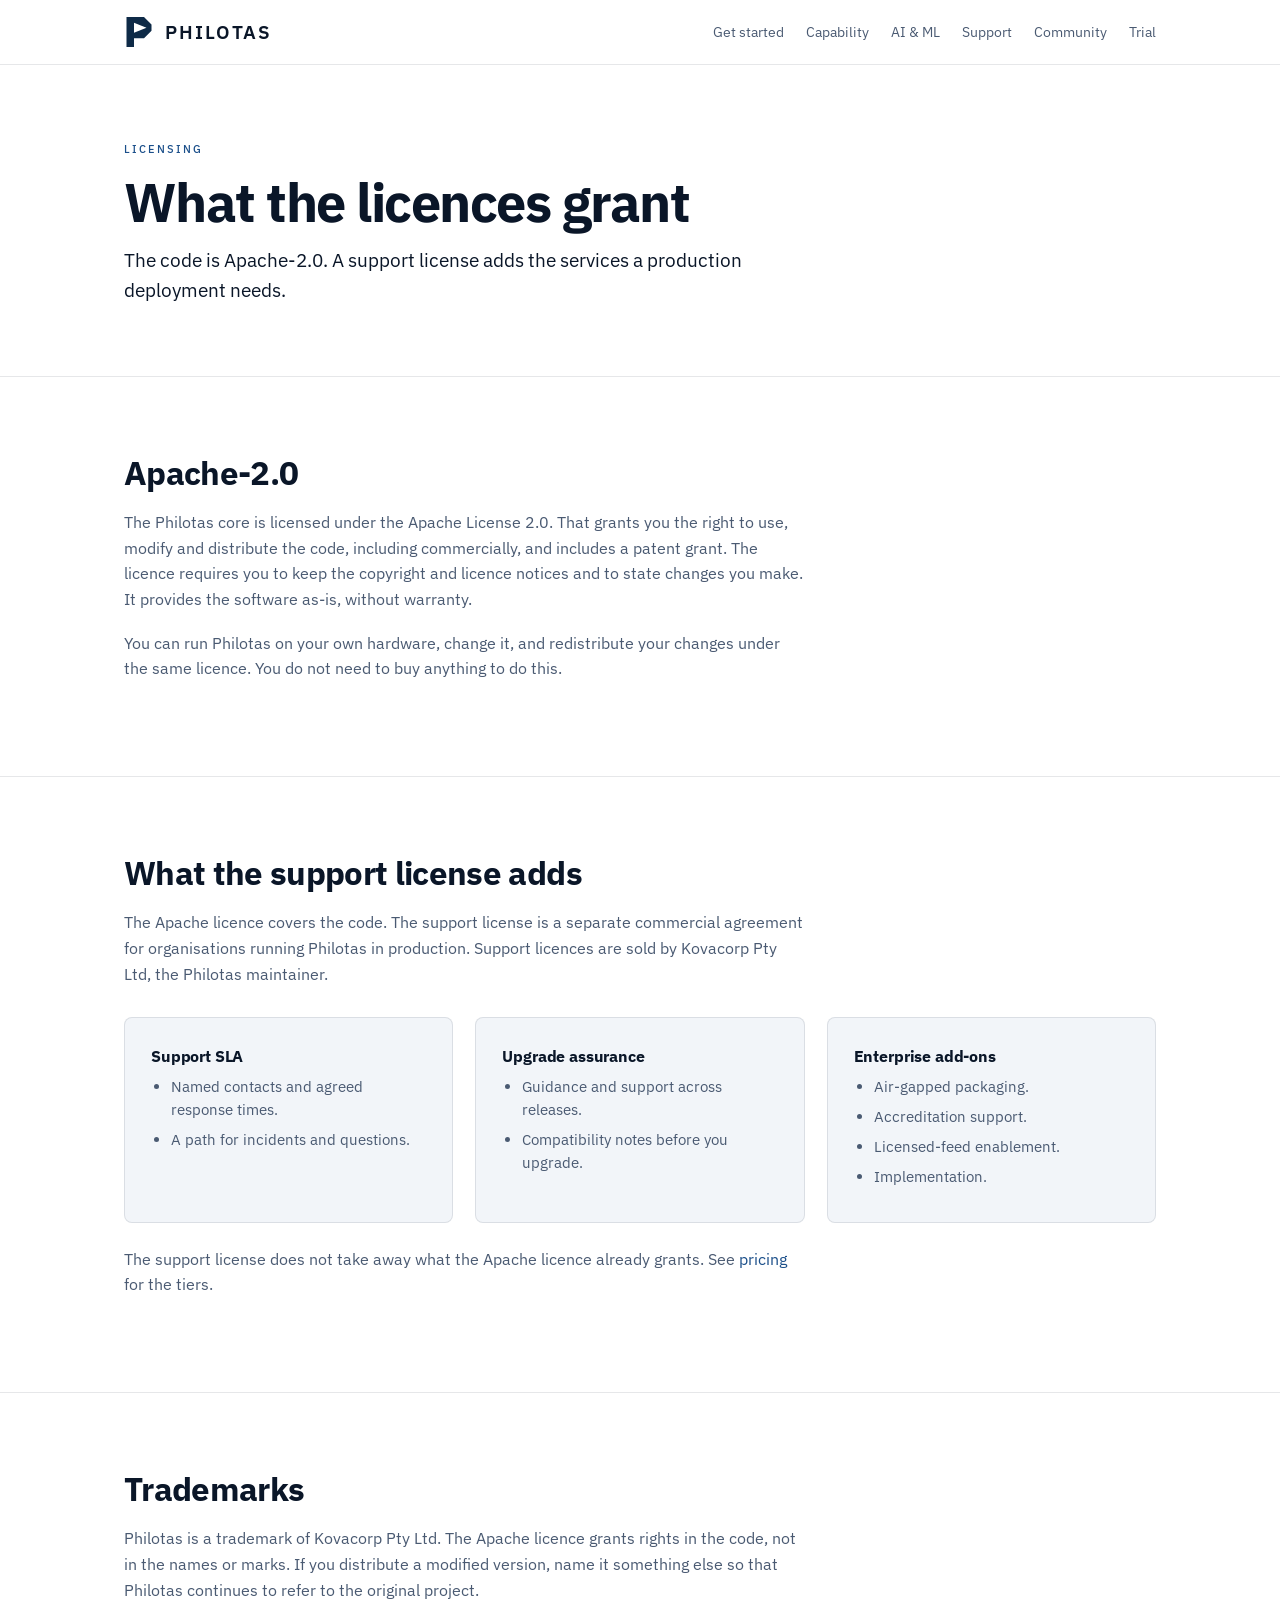
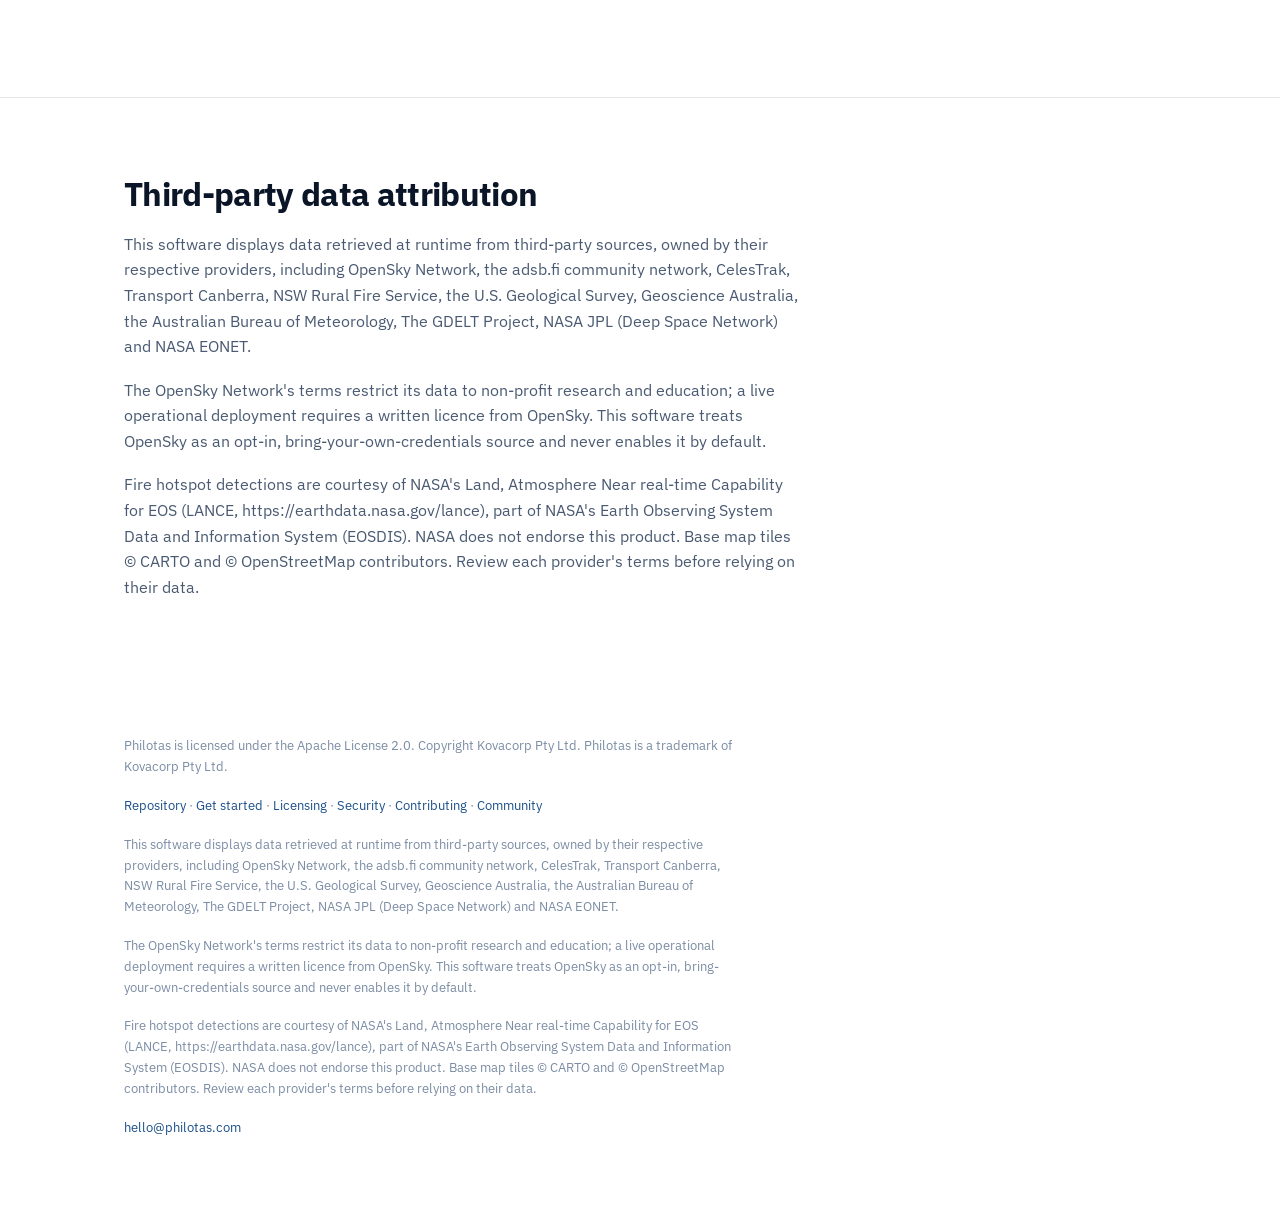
<file: licensing.html>
<!doctype html>
<html lang="en">
<head>
  <meta charset="utf-8">
  <meta name="viewport" content="width=device-width, initial-scale=1">
  <title>Licensing · Philotas</title>
  <meta name="description" content="What the Apache-2.0 licence grants, what a support license adds, trademark policy, and third-party data attribution.">
  <link rel="canonical" href="https://philotas.com/licensing.html">
  <meta property="og:title" content="Licensing · Philotas">
  <meta property="og:description" content="What the Apache-2.0 licence grants, what a support license adds, trademark policy, and third-party data attribution.">
  <meta property="og:type" content="website">
  <meta property="og:url" content="https://philotas.com/licensing.html">
  <meta property="og:site_name" content="Philotas">
  <meta property="og:image" content="https://philotas.com/assets/philotas-og.png">
  <meta property="og:image:width" content="1200">
  <meta property="og:image:height" content="630">
  <meta property="og:image:alt" content="Philotas — an open-source common operating picture">
  <meta name="twitter:card" content="summary_large_image">
  <meta name="twitter:image" content="https://philotas.com/assets/philotas-og.png">
  <link rel="icon" href="assets/favicon.ico" sizes="any">
  <link rel="icon" type="image/svg+xml" href="assets/favicon.svg">
  <link rel="icon" type="image/png" sizes="32x32" href="assets/favicon-32.png">
  <link rel="icon" type="image/png" sizes="16x16" href="assets/favicon-16.png">
  <link rel="apple-touch-icon" href="assets/apple-touch-icon.png">
  <link rel="stylesheet" href="assets/fonts.css">
  <style>
:root {
    --brand: #1B4F8A;
    --brand-hover: #143C6B;
    --beacon: #2E8FE0;
    --shaft: #6FD3F2;
    --ink: #0A1628;
    --deep: #0E2A47;
    --page: #FFFFFF;
    --surface: #F2F5F9;
    --raised: #E8EDF5;
    --ink-2: #4A5A72;
    --muted: #7B8CA4;
    --border: rgba(10, 22, 40, 0.10);
    --border-strong: rgba(10, 22, 40, 0.18);
    --amber: #C87619;
    --max: 1080px;
  }
  * { box-sizing: border-box; }
  html { scroll-behavior: smooth; }
  body {
    margin: 0;
    background: var(--page);
    color: var(--ink);
    font-family: "IBM Plex Sans", -apple-system, "Segoe UI", Roboto, Helvetica, Arial, sans-serif;
    font-size: 16px;
    line-height: 1.6;
    -webkit-font-smoothing: antialiased;
  }
  a { color: var(--brand); text-decoration: none; }
  a:hover { text-decoration: underline; }
  .wrap { max-width: var(--max); margin: 0 auto; padding: 0 24px; }

  header.site {
    position: sticky; top: 0; z-index: 50;
    background: rgba(255, 255, 255, 0.9);
    backdrop-filter: blur(10px);
    border-bottom: 1px solid var(--border);
  }
  .bar { display: flex; align-items: center; gap: 14px; height: 64px; }
  .mark { display: flex; align-items: center; gap: 10px; }
  .pm-mark { width: 30px; height: 30px; flex: none; display: block; }
  .wordmark { display: flex; align-items: center; gap: 11px; text-decoration: none; color: inherit; }
  .wordmark .name {
    font-size: 19px; font-weight: 600; letter-spacing: 0.10em;
    text-transform: uppercase; color: var(--ink);
  }
  .wordmark:hover { text-decoration: none; }
  .bar nav { margin-left: auto; display: flex; align-items: center; gap: 22px; }
  .bar nav a { color: var(--ink-2); font-size: 14px; }
  .bar nav a:hover { color: var(--ink); text-decoration: none; }
  .cta {
    background: var(--brand); color: #fff !important; padding: 9px 18px;
    border-radius: 5px; font-size: 14px; font-weight: 500;
  }
  .cta:hover { background: var(--brand-hover); text-decoration: none !important; }

  .ribbon {
    background: var(--deep); border-bottom: 1px solid var(--border);
    font-size: 11px; letter-spacing: 0.11em; text-transform: uppercase;
    color: rgba(255, 255, 255, 0.88); padding: 9px 0; text-align: center;
  }

  section { padding: 76px 0; border-bottom: 1px solid var(--border); }
  section:last-of-type { border-bottom: 0; }
  section[id] { scroll-margin-top: 78px; }
  .eyebrow {
    font-size: 11px; letter-spacing: 0.18em; text-transform: uppercase;
    color: var(--brand); font-weight: 500; margin-bottom: 14px;
  }
  h1 {
    font-size: clamp(34px, 5.2vw, 54px); line-height: 1.08;
    letter-spacing: -0.028em; font-weight: 700; margin: 0 0 22px;
  }
  h2 {
    font-size: clamp(25px, 3.4vw, 33px); line-height: 1.2;
    letter-spacing: -0.02em; font-weight: 700; margin: 0 0 18px;
  }
  h3 { font-size: 17px; font-weight: 700; margin: 0 0 9px; letter-spacing: -0.01em; }
  p { margin: 0 0 18px; color: var(--ink-2); max-width: 68ch; }
  .lead { font-size: 19px; color: var(--ink); max-width: 62ch; }
  strong { color: var(--ink); font-weight: 500; }

  .hero { padding: 92px 0 76px; }
  .hero .lead { font-size: 20px; }
  .hero-actions { display: flex; gap: 12px; flex-wrap: wrap; margin-top: 30px; }
  .btn-ghost {
    border: 1px solid var(--border-strong); color: var(--ink); padding: 9px 18px;
    border-radius: 5px; font-size: 14px;
  }
  .btn-ghost:hover { border-color: var(--brand); color: var(--brand); text-decoration: none; }

  .stats { display: grid; grid-template-columns: repeat(auto-fit, minmax(155px, 1fr)); gap: 1px;
           background: var(--border); border: 1px solid var(--border); border-radius: 7px;
           overflow: hidden; margin-top: 48px; }
  .stat { background: var(--surface); padding: 20px 18px; }
  .stat .n { font-size: 29px; font-weight: 700; letter-spacing: -0.02em; display: block; }
  .stat .l { font-size: 12px; color: var(--muted); line-height: 1.4; display: block; margin-top: 3px; }

  .cols { display: grid; grid-template-columns: repeat(auto-fit, minmax(285px, 1fr)); gap: 26px; margin-top: 34px; }
  .card { background: var(--surface); border: 1px solid var(--border); border-radius: 7px; padding: 24px; }
  .card p { font-size: 14.5px; margin-bottom: 0; }
  .card .tag {
    font-size: 10.5px; letter-spacing: 0.14em; text-transform: uppercase;
    color: var(--brand); display: block; margin-bottom: 11px;
  }

  .tbl-scroll { overflow-x: auto; margin-top: 30px; border: 1px solid var(--border); border-radius: 7px; }
  table { border-collapse: collapse; width: 100%; font-size: 14.5px; min-width: 560px; }
  th, td { text-align: left; padding: 13px 16px; border-bottom: 1px solid var(--border); vertical-align: top; }
  thead th { background: var(--raised); font-size: 11px; letter-spacing: 0.1em; text-transform: uppercase; color: var(--ink-2); font-weight: 500; }
  tbody tr:last-child td { border-bottom: 0; }
  td { color: var(--ink-2); }
  td.k { color: var(--ink); font-weight: 500; white-space: nowrap; }
  .vs td:last-child { color: var(--ink); }

  .note {
    border-left: 2px solid var(--amber); background: rgba(200, 118, 25, 0.10);
    padding: 15px 20px; border-radius: 0 5px 5px 0; margin-top: 30px;
  }
  .note p { margin: 0; font-size: 14.5px; }
  .note .h { color: var(--amber); font-size: 11px; letter-spacing: 0.13em;
             text-transform: uppercase; font-weight: 500; display: block; margin-bottom: 5px; }

  code { font-family: "IBM Plex Mono", ui-monospace, "Cascadia Code", Consolas, monospace; font-size: 13px;
         background: var(--raised); padding: 1px 6px; border-radius: 3px; color: var(--brand); }

  .trial { background: var(--surface); border: 1px solid var(--border-strong); border-radius: 9px; padding: 40px; margin-top: 8px; }
  .trial h2 { margin-bottom: 12px; }

  .regions { margin-top: 34px; padding-top: 26px; border-top: 1px solid var(--border); }
  .regions-lede { color: var(--muted); font-size: 14px; max-width: 68ch; margin: 0 0 22px; }
  .region-group h3 {
    font-size: 11px; font-weight: 700; letter-spacing: 0.9px; text-transform: uppercase;
    color: var(--muted); margin: 0 0 9px;
  }
  .region-group ul { list-style: none; margin: 0 0 22px; padding: 0; display: flex; flex-wrap: wrap; gap: 8px; }
  .region-group li { margin: 0; }
  .region-group a {
    display: inline-block; padding: 6px 12px; border-radius: 999px;
    background: var(--raised); border: 1px solid var(--border);
    color: var(--ink-2); font-size: 14px; line-height: 1.3; text-decoration: none;
    transition: border-color 0.15s ease, color 0.15s ease, background 0.15s ease;
  }
  .region-group a:hover, .region-group a:focus-visible {
    border-color: var(--brand); color: var(--ink); background: var(--deep); text-decoration: none;
  }
  .region-cols { display: grid; grid-template-columns: repeat(auto-fit, minmax(190px, 1fr)); gap: 0 26px; }
  @media (max-width: 640px) { .region-cols { grid-template-columns: 1fr; } }

  footer.site { padding: 42px 0 58px; color: var(--muted); font-size: 13px; }
  footer.site p { color: var(--muted); font-size: 13px; max-width: 78ch; }

  .pagehead { padding: 76px 0 52px; border-bottom: 1px solid var(--border); }
  .pagehead h1 { margin-bottom: 14px; }
  .pagehead .lead { font-size: 19px; max-width: 62ch; }

  pre {
    background: var(--deep); color: #E7ECF6; padding: 18px 20px;
    border-radius: 7px; overflow-x: auto; font-size: 13px; line-height: 1.6;
    margin: 16px 0 22px; max-width: 720px;
  }
  pre code { background: none; color: inherit; padding: 0; font-size: inherit; }

  .tiers { display: grid; grid-template-columns: repeat(auto-fit, minmax(260px, 1fr)); gap: 22px; margin-top: 30px; }
  .tier { background: var(--surface); border: 1px solid var(--border); border-radius: 8px; padding: 26px; display: flex; flex-direction: column; }
  .tier-name { font-size: 16px; font-weight: 700; letter-spacing: -0.01em; margin-bottom: 5px; }
  .tier-tag { font-size: 11px; letter-spacing: 0.13em; text-transform: uppercase; color: var(--brand); font-weight: 500; margin-bottom: 16px; }
  .tier ul { margin: 0; padding-left: 20px; color: var(--ink-2); font-size: 14.5px; }
  .tier li { margin-bottom: 7px; }

  .faq { margin-top: 26px; border-top: 1px solid var(--border); }
  .faq details { border-bottom: 1px solid var(--border); padding: 16px 0; }
  .faq summary { cursor: pointer; font-weight: 500; color: var(--ink); font-size: 16px; }
  .faq summary:hover { color: var(--brand); }
  .faq details p { margin: 10px 0 0; font-size: 15px; }

  .plain ul { margin: 0 0 18px; padding-left: 20px; color: var(--ink-2); }
  .plain li { margin-bottom: 8px; }

  @media (max-width: 640px) {
    section { padding: 52px 0; }
    .bar nav a:not(.cta) { display: none; }
    .trial { padding: 26px; }
    .pagehead { padding: 52px 0 40px; }
  }
  </style>
</head>
<body>
<header class="site">
  <div class="wrap bar">
    <div class="mark">
      <a class="wordmark" href="index.html">
        <img class="pm-mark" src="assets/mark.svg" alt="" width="30" height="30">
        <span class="name">Philotas</span>
      </a>
    </div>
    <nav>
      <a href="get-started.html">Get started</a>
      <a href="index.html#capability">Capability</a>
      <a href="index.html#ai">AI &amp; ML</a>
      <a href="index.html#support">Support</a>
      <a href="community.html">Community</a>
      <a href="index.html#trial">Trial</a>
    </nav>
  </div>
</header>

<section class="pagehead">
  <div class="wrap">
    <div class="eyebrow">Licensing</div>
    <h1>What the licences grant</h1>
    <p class="lead">The code is Apache-2.0. A support license adds the services a production deployment needs.</p>
  </div>
</section>

<section>
  <div class="wrap">
    <h2>Apache-2.0</h2>
    <p>
      The Philotas core is licensed under the Apache License 2.0. That grants you the right to
      use, modify and distribute the code, including commercially, and includes a patent grant.
      The licence requires you to keep the copyright and licence notices and to state changes you
      make. It provides the software as-is, without warranty.
    </p>
    <p>
      You can run Philotas on your own hardware, change it, and redistribute your changes under
      the same licence. You do not need to buy anything to do this.
    </p>
  </div>
</section>

<section>
  <div class="wrap">
    <h2>What the support license adds</h2>
    <p>
      The Apache licence covers the code. The support license is a separate commercial agreement
      for organisations running Philotas in production. Support licences are sold by Kovacorp Pty Ltd, the Philotas maintainer.
    </p>
    <div class="tiers">
      <div class="tier">
        <div class="tier-name">Support SLA</div>
        <ul>
          <li>Named contacts and agreed response times.</li>
          <li>A path for incidents and questions.</li>
        </ul>
      </div>
      <div class="tier">
        <div class="tier-name">Upgrade assurance</div>
        <ul>
          <li>Guidance and support across releases.</li>
          <li>Compatibility notes before you upgrade.</li>
        </ul>
      </div>
      <div class="tier">
        <div class="tier-name">Enterprise add-ons</div>
        <ul>
          <li>Air-gapped packaging.</li>
          <li>Accreditation support.</li>
          <li>Licensed-feed enablement.</li>
          <li>Implementation.</li>
        </ul>
      </div>
    </div>
    <p style="margin-top:24px">
      The support license does not take away what the Apache licence already grants. See
      <a href="pricing.html">pricing</a> for the tiers.
    </p>
  </div>
</section>

<section>
  <div class="wrap">
    <h2>Trademarks</h2>
    <p>
      Philotas is a trademark of Kovacorp Pty Ltd. The Apache licence grants rights in the code,
      not in the names or marks. If you distribute a modified version, name it something else so
      that Philotas continues to refer to the original project.
    </p>
  </div>
</section>

<section>
  <div class="wrap">
    <h2>Third-party data attribution</h2>
    <p>
      This software displays data retrieved at runtime from third-party sources, owned by their
      respective providers, including OpenSky Network, the adsb.fi community network, CelesTrak,
      Transport Canberra, NSW Rural Fire Service, the U.S. Geological Survey, Geoscience Australia,
      the Australian Bureau of Meteorology, The GDELT Project, NASA JPL (Deep Space Network) and
      NASA EONET.
    </p>
    <p>
      The OpenSky Network's terms restrict its data to non-profit research and education; a live
      operational deployment requires a written licence from OpenSky. This software treats OpenSky
      as an opt-in, bring-your-own-credentials source and never enables it by default.
    </p>
    <p>
      Fire hotspot detections are courtesy of NASA's Land, Atmosphere Near real-time Capability
      for EOS (LANCE, https://earthdata.nasa.gov/lance), part of NASA's Earth Observing System Data
      and Information System (EOSDIS). NASA does not endorse this product. Base map tiles © CARTO
      and © OpenStreetMap contributors. Review each provider's terms before relying on their data.
    </p>
  </div>
</section>


<footer class="site">
  <div class="wrap">
    <p>
      Philotas is licensed under the Apache License 2.0. Copyright Kovacorp Pty Ltd.
      Philotas is a trademark of Kovacorp Pty Ltd.
    </p>
    <p>
      <a href="https://github.com/algolotl/philotas">Repository</a> ·
      <a href="get-started.html">Get started</a> ·
      <a href="licensing.html">Licensing</a> ·
      <a href="security.html">Security</a> ·
      <a href="contributing.html">Contributing</a> ·
      <a href="community.html">Community</a>
    </p>
    <p>
      This software displays data retrieved at runtime from third-party sources, owned by their
      respective providers, including OpenSky Network, the adsb.fi community network, CelesTrak,
      Transport Canberra, NSW Rural Fire Service, the U.S. Geological Survey, Geoscience Australia,
      the Australian Bureau of Meteorology, The GDELT Project, NASA JPL (Deep Space Network) and
      NASA EONET.
    </p>
    <p>
      The OpenSky Network's terms restrict its data to non-profit research and education; a live
      operational deployment requires a written licence from OpenSky. This software treats OpenSky
      as an opt-in, bring-your-own-credentials source and never enables it by default.
    </p>
    <p>
      Fire hotspot detections are courtesy of NASA's Land, Atmosphere Near real-time Capability
      for EOS (LANCE, https://earthdata.nasa.gov/lance), part of NASA's Earth Observing System Data
      and Information System (EOSDIS). NASA does not endorse this product. Base map tiles © CARTO
      and © OpenStreetMap contributors. Review each provider's terms before relying on their data.
    </p>
    <p><a href="mailto:hello@philotas.com">hello@philotas.com</a></p>
  </div>
</footer>
</body>
</html>
</file>
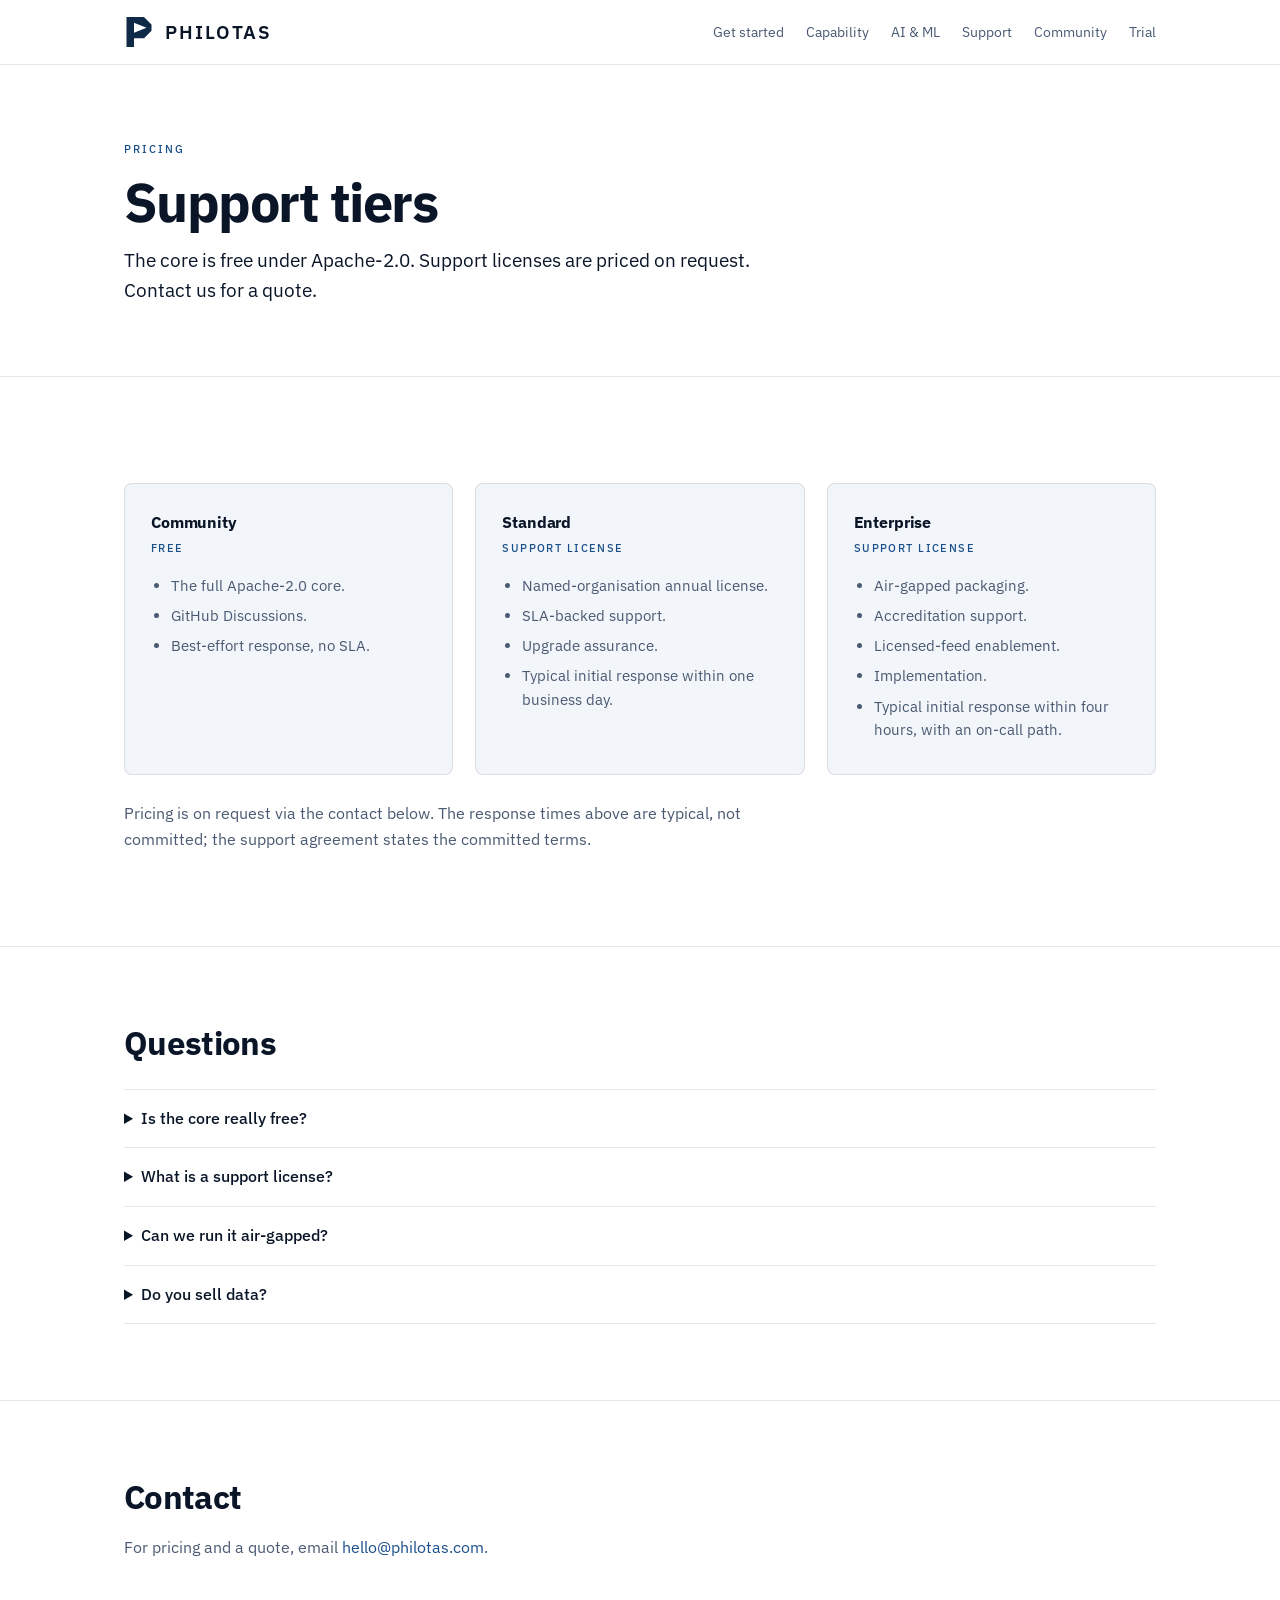
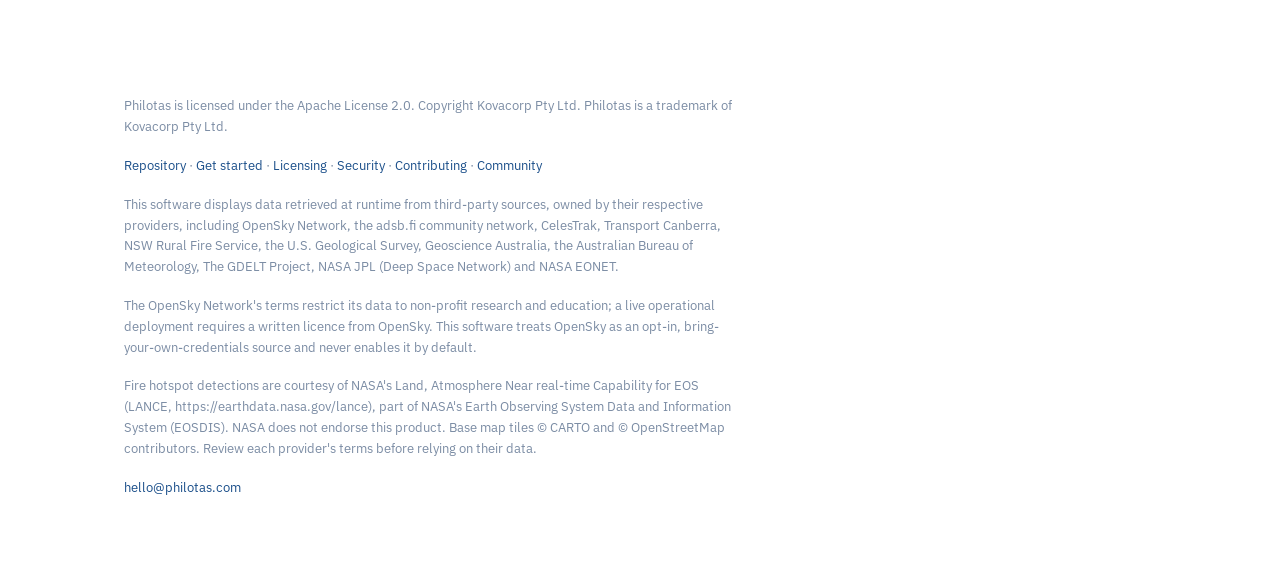
<file: pricing.html>
<!doctype html>
<html lang="en">
<head>
  <meta charset="utf-8">
  <meta name="viewport" content="width=device-width, initial-scale=1">
  <title>Pricing · Philotas</title>
  <meta name="description" content="Philotas support tiers and typical response times. Pricing is on request.">
  <link rel="canonical" href="https://philotas.com/pricing.html">
  <meta property="og:title" content="Pricing · Philotas">
  <meta property="og:description" content="Philotas support tiers and typical response times. Pricing is on request.">
  <meta property="og:type" content="website">
  <meta property="og:url" content="https://philotas.com/pricing.html">
  <meta property="og:site_name" content="Philotas">
  <meta property="og:image" content="https://philotas.com/assets/philotas-og.png">
  <meta property="og:image:width" content="1200">
  <meta property="og:image:height" content="630">
  <meta property="og:image:alt" content="Philotas — an open-source common operating picture">
  <meta name="twitter:card" content="summary_large_image">
  <meta name="twitter:image" content="https://philotas.com/assets/philotas-og.png">
  <link rel="icon" href="assets/favicon.ico" sizes="any">
  <link rel="icon" type="image/svg+xml" href="assets/favicon.svg">
  <link rel="icon" type="image/png" sizes="32x32" href="assets/favicon-32.png">
  <link rel="icon" type="image/png" sizes="16x16" href="assets/favicon-16.png">
  <link rel="apple-touch-icon" href="assets/apple-touch-icon.png">
  <link rel="stylesheet" href="assets/fonts.css">
  <style>
:root {
    --brand: #1B4F8A;
    --brand-hover: #143C6B;
    --beacon: #2E8FE0;
    --shaft: #6FD3F2;
    --ink: #0A1628;
    --deep: #0E2A47;
    --page: #FFFFFF;
    --surface: #F2F5F9;
    --raised: #E8EDF5;
    --ink-2: #4A5A72;
    --muted: #7B8CA4;
    --border: rgba(10, 22, 40, 0.10);
    --border-strong: rgba(10, 22, 40, 0.18);
    --amber: #C87619;
    --max: 1080px;
  }
  * { box-sizing: border-box; }
  html { scroll-behavior: smooth; }
  body {
    margin: 0;
    background: var(--page);
    color: var(--ink);
    font-family: "IBM Plex Sans", -apple-system, "Segoe UI", Roboto, Helvetica, Arial, sans-serif;
    font-size: 16px;
    line-height: 1.6;
    -webkit-font-smoothing: antialiased;
  }
  a { color: var(--brand); text-decoration: none; }
  a:hover { text-decoration: underline; }
  .wrap { max-width: var(--max); margin: 0 auto; padding: 0 24px; }

  header.site {
    position: sticky; top: 0; z-index: 50;
    background: rgba(255, 255, 255, 0.9);
    backdrop-filter: blur(10px);
    border-bottom: 1px solid var(--border);
  }
  .bar { display: flex; align-items: center; gap: 14px; height: 64px; }
  .mark { display: flex; align-items: center; gap: 10px; }
  .pm-mark { width: 30px; height: 30px; flex: none; display: block; }
  .wordmark { display: flex; align-items: center; gap: 11px; text-decoration: none; color: inherit; }
  .wordmark .name {
    font-size: 19px; font-weight: 600; letter-spacing: 0.10em;
    text-transform: uppercase; color: var(--ink);
  }
  .wordmark:hover { text-decoration: none; }
  .bar nav { margin-left: auto; display: flex; align-items: center; gap: 22px; }
  .bar nav a { color: var(--ink-2); font-size: 14px; }
  .bar nav a:hover { color: var(--ink); text-decoration: none; }
  .cta {
    background: var(--brand); color: #fff !important; padding: 9px 18px;
    border-radius: 5px; font-size: 14px; font-weight: 500;
  }
  .cta:hover { background: var(--brand-hover); text-decoration: none !important; }

  .ribbon {
    background: var(--deep); border-bottom: 1px solid var(--border);
    font-size: 11px; letter-spacing: 0.11em; text-transform: uppercase;
    color: rgba(255, 255, 255, 0.88); padding: 9px 0; text-align: center;
  }

  section { padding: 76px 0; border-bottom: 1px solid var(--border); }
  section:last-of-type { border-bottom: 0; }
  section[id] { scroll-margin-top: 78px; }
  .eyebrow {
    font-size: 11px; letter-spacing: 0.18em; text-transform: uppercase;
    color: var(--brand); font-weight: 500; margin-bottom: 14px;
  }
  h1 {
    font-size: clamp(34px, 5.2vw, 54px); line-height: 1.08;
    letter-spacing: -0.028em; font-weight: 700; margin: 0 0 22px;
  }
  h2 {
    font-size: clamp(25px, 3.4vw, 33px); line-height: 1.2;
    letter-spacing: -0.02em; font-weight: 700; margin: 0 0 18px;
  }
  h3 { font-size: 17px; font-weight: 700; margin: 0 0 9px; letter-spacing: -0.01em; }
  p { margin: 0 0 18px; color: var(--ink-2); max-width: 68ch; }
  .lead { font-size: 19px; color: var(--ink); max-width: 62ch; }
  strong { color: var(--ink); font-weight: 500; }

  .hero { padding: 92px 0 76px; }
  .hero .lead { font-size: 20px; }
  .hero-actions { display: flex; gap: 12px; flex-wrap: wrap; margin-top: 30px; }
  .btn-ghost {
    border: 1px solid var(--border-strong); color: var(--ink); padding: 9px 18px;
    border-radius: 5px; font-size: 14px;
  }
  .btn-ghost:hover { border-color: var(--brand); color: var(--brand); text-decoration: none; }

  .stats { display: grid; grid-template-columns: repeat(auto-fit, minmax(155px, 1fr)); gap: 1px;
           background: var(--border); border: 1px solid var(--border); border-radius: 7px;
           overflow: hidden; margin-top: 48px; }
  .stat { background: var(--surface); padding: 20px 18px; }
  .stat .n { font-size: 29px; font-weight: 700; letter-spacing: -0.02em; display: block; }
  .stat .l { font-size: 12px; color: var(--muted); line-height: 1.4; display: block; margin-top: 3px; }

  .cols { display: grid; grid-template-columns: repeat(auto-fit, minmax(285px, 1fr)); gap: 26px; margin-top: 34px; }
  .card { background: var(--surface); border: 1px solid var(--border); border-radius: 7px; padding: 24px; }
  .card p { font-size: 14.5px; margin-bottom: 0; }
  .card .tag {
    font-size: 10.5px; letter-spacing: 0.14em; text-transform: uppercase;
    color: var(--brand); display: block; margin-bottom: 11px;
  }

  .tbl-scroll { overflow-x: auto; margin-top: 30px; border: 1px solid var(--border); border-radius: 7px; }
  table { border-collapse: collapse; width: 100%; font-size: 14.5px; min-width: 560px; }
  th, td { text-align: left; padding: 13px 16px; border-bottom: 1px solid var(--border); vertical-align: top; }
  thead th { background: var(--raised); font-size: 11px; letter-spacing: 0.1em; text-transform: uppercase; color: var(--ink-2); font-weight: 500; }
  tbody tr:last-child td { border-bottom: 0; }
  td { color: var(--ink-2); }
  td.k { color: var(--ink); font-weight: 500; white-space: nowrap; }
  .vs td:last-child { color: var(--ink); }

  .note {
    border-left: 2px solid var(--amber); background: rgba(200, 118, 25, 0.10);
    padding: 15px 20px; border-radius: 0 5px 5px 0; margin-top: 30px;
  }
  .note p { margin: 0; font-size: 14.5px; }
  .note .h { color: var(--amber); font-size: 11px; letter-spacing: 0.13em;
             text-transform: uppercase; font-weight: 500; display: block; margin-bottom: 5px; }

  code { font-family: "IBM Plex Mono", ui-monospace, "Cascadia Code", Consolas, monospace; font-size: 13px;
         background: var(--raised); padding: 1px 6px; border-radius: 3px; color: var(--brand); }

  .trial { background: var(--surface); border: 1px solid var(--border-strong); border-radius: 9px; padding: 40px; margin-top: 8px; }
  .trial h2 { margin-bottom: 12px; }

  .regions { margin-top: 34px; padding-top: 26px; border-top: 1px solid var(--border); }
  .regions-lede { color: var(--muted); font-size: 14px; max-width: 68ch; margin: 0 0 22px; }
  .region-group h3 {
    font-size: 11px; font-weight: 700; letter-spacing: 0.9px; text-transform: uppercase;
    color: var(--muted); margin: 0 0 9px;
  }
  .region-group ul { list-style: none; margin: 0 0 22px; padding: 0; display: flex; flex-wrap: wrap; gap: 8px; }
  .region-group li { margin: 0; }
  .region-group a {
    display: inline-block; padding: 6px 12px; border-radius: 999px;
    background: var(--raised); border: 1px solid var(--border);
    color: var(--ink-2); font-size: 14px; line-height: 1.3; text-decoration: none;
    transition: border-color 0.15s ease, color 0.15s ease, background 0.15s ease;
  }
  .region-group a:hover, .region-group a:focus-visible {
    border-color: var(--brand); color: var(--ink); background: var(--deep); text-decoration: none;
  }
  .region-cols { display: grid; grid-template-columns: repeat(auto-fit, minmax(190px, 1fr)); gap: 0 26px; }
  @media (max-width: 640px) { .region-cols { grid-template-columns: 1fr; } }

  footer.site { padding: 42px 0 58px; color: var(--muted); font-size: 13px; }
  footer.site p { color: var(--muted); font-size: 13px; max-width: 78ch; }

  .pagehead { padding: 76px 0 52px; border-bottom: 1px solid var(--border); }
  .pagehead h1 { margin-bottom: 14px; }
  .pagehead .lead { font-size: 19px; max-width: 62ch; }

  pre {
    background: var(--deep); color: #E7ECF6; padding: 18px 20px;
    border-radius: 7px; overflow-x: auto; font-size: 13px; line-height: 1.6;
    margin: 16px 0 22px; max-width: 720px;
  }
  pre code { background: none; color: inherit; padding: 0; font-size: inherit; }

  .tiers { display: grid; grid-template-columns: repeat(auto-fit, minmax(260px, 1fr)); gap: 22px; margin-top: 30px; }
  .tier { background: var(--surface); border: 1px solid var(--border); border-radius: 8px; padding: 26px; display: flex; flex-direction: column; }
  .tier-name { font-size: 16px; font-weight: 700; letter-spacing: -0.01em; margin-bottom: 5px; }
  .tier-tag { font-size: 11px; letter-spacing: 0.13em; text-transform: uppercase; color: var(--brand); font-weight: 500; margin-bottom: 16px; }
  .tier ul { margin: 0; padding-left: 20px; color: var(--ink-2); font-size: 14.5px; }
  .tier li { margin-bottom: 7px; }

  .faq { margin-top: 26px; border-top: 1px solid var(--border); }
  .faq details { border-bottom: 1px solid var(--border); padding: 16px 0; }
  .faq summary { cursor: pointer; font-weight: 500; color: var(--ink); font-size: 16px; }
  .faq summary:hover { color: var(--brand); }
  .faq details p { margin: 10px 0 0; font-size: 15px; }

  .plain ul { margin: 0 0 18px; padding-left: 20px; color: var(--ink-2); }
  .plain li { margin-bottom: 8px; }

  @media (max-width: 640px) {
    section { padding: 52px 0; }
    .bar nav a:not(.cta) { display: none; }
    .trial { padding: 26px; }
    .pagehead { padding: 52px 0 40px; }
  }
  </style>
</head>
<body>
<header class="site">
  <div class="wrap bar">
    <div class="mark">
      <a class="wordmark" href="index.html">
        <img class="pm-mark" src="assets/mark.svg" alt="" width="30" height="30">
        <span class="name">Philotas</span>
      </a>
    </div>
    <nav>
      <a href="get-started.html">Get started</a>
      <a href="index.html#capability">Capability</a>
      <a href="index.html#ai">AI &amp; ML</a>
      <a href="index.html#support">Support</a>
      <a href="community.html">Community</a>
      <a href="index.html#trial">Trial</a>
    </nav>
  </div>
</header>

<section class="pagehead">
  <div class="wrap">
    <div class="eyebrow">Pricing</div>
    <h1>Support tiers</h1>
    <p class="lead">The core is free under Apache-2.0. Support licenses are priced on request. Contact us for a quote.</p>
  </div>
</section>

<section>
  <div class="wrap">
    <div class="tiers">
      <div class="tier">
        <div class="tier-name">Community</div>
        <div class="tier-tag">Free</div>
        <ul>
          <li>The full Apache-2.0 core.</li>
          <li>GitHub Discussions.</li>
          <li>Best-effort response, no SLA.</li>
        </ul>
      </div>
      <div class="tier">
        <div class="tier-name">Standard</div>
        <div class="tier-tag">Support license</div>
        <ul>
          <li>Named-organisation annual license.</li>
          <li>SLA-backed support.</li>
          <li>Upgrade assurance.</li>
          <li>Typical initial response within one business day.</li>
        </ul>
      </div>
      <div class="tier">
        <div class="tier-name">Enterprise</div>
        <div class="tier-tag">Support license</div>
        <ul>
          <li>Air-gapped packaging.</li>
          <li>Accreditation support.</li>
          <li>Licensed-feed enablement.</li>
          <li>Implementation.</li>
          <li>Typical initial response within four hours, with an on-call path.</li>
        </ul>
      </div>
    </div>
    <p style="margin-top:26px">
      Pricing is on request via the contact below. The response times above are typical, not
      committed; the support agreement states the committed terms.
    </p>
  </div>
</section>

<section>
  <div class="wrap">
    <h2>Questions</h2>
    <div class="faq">
      <details>
        <summary>Is the core really free?</summary>
        <p>
          Yes. The application, ingest, detection service, ontology engine, connector framework,
          RBAC, workspaces and replay are Apache-2.0. You can clone, run and modify them without
          paying.
        </p>
      </details>
      <details>
        <summary>What is a support license?</summary>
        <p>
          A commercial agreement for organisations running Philotas in production. It adds
          SLA-backed support, upgrade assurance, and on Enterprise, air-gapped packaging,
          accreditation support, licensed-feed enablement and implementation.
        </p>
      </details>
      <details>
        <summary>Can we run it air-gapped?</summary>
        <p>Yes. The Enterprise tier packages Philotas for networks without internet access.</p>
      </details>
      <details>
        <summary>Do you sell data?</summary>
        <p>
          No. Philotas ships the ontology, the region catalogue, the connectors and the knowledge
          graph. Your data stays yours, and open data remains the property of its providers.
        </p>
      </details>
    </div>
  </div>
</section>

<section>
  <div class="wrap">
    <h2>Contact</h2>
    <p>
      For pricing and a quote, email
      <a href="mailto:hello@philotas.com">hello@philotas.com</a>.
    </p>
  </div>
</section>

<footer class="site">
  <div class="wrap">
    <p>
      Philotas is licensed under the Apache License 2.0. Copyright Kovacorp Pty Ltd.
      Philotas is a trademark of Kovacorp Pty Ltd.
    </p>
    <p>
      <a href="https://github.com/algolotl/philotas">Repository</a> ·
      <a href="get-started.html">Get started</a> ·
      <a href="licensing.html">Licensing</a> ·
      <a href="security.html">Security</a> ·
      <a href="contributing.html">Contributing</a> ·
      <a href="community.html">Community</a>
    </p>
    <p>
      This software displays data retrieved at runtime from third-party sources, owned by their
      respective providers, including OpenSky Network, the adsb.fi community network, CelesTrak,
      Transport Canberra, NSW Rural Fire Service, the U.S. Geological Survey, Geoscience Australia,
      the Australian Bureau of Meteorology, The GDELT Project, NASA JPL (Deep Space Network) and
      NASA EONET.
    </p>
    <p>
      The OpenSky Network's terms restrict its data to non-profit research and education; a live
      operational deployment requires a written licence from OpenSky. This software treats OpenSky
      as an opt-in, bring-your-own-credentials source and never enables it by default.
    </p>
    <p>
      Fire hotspot detections are courtesy of NASA's Land, Atmosphere Near real-time Capability
      for EOS (LANCE, https://earthdata.nasa.gov/lance), part of NASA's Earth Observing System Data
      and Information System (EOSDIS). NASA does not endorse this product. Base map tiles © CARTO
      and © OpenStreetMap contributors. Review each provider's terms before relying on their data.
    </p>
    <p><a href="mailto:hello@philotas.com">hello@philotas.com</a></p>
  </div>
</footer>
</body>
</html>
</file>
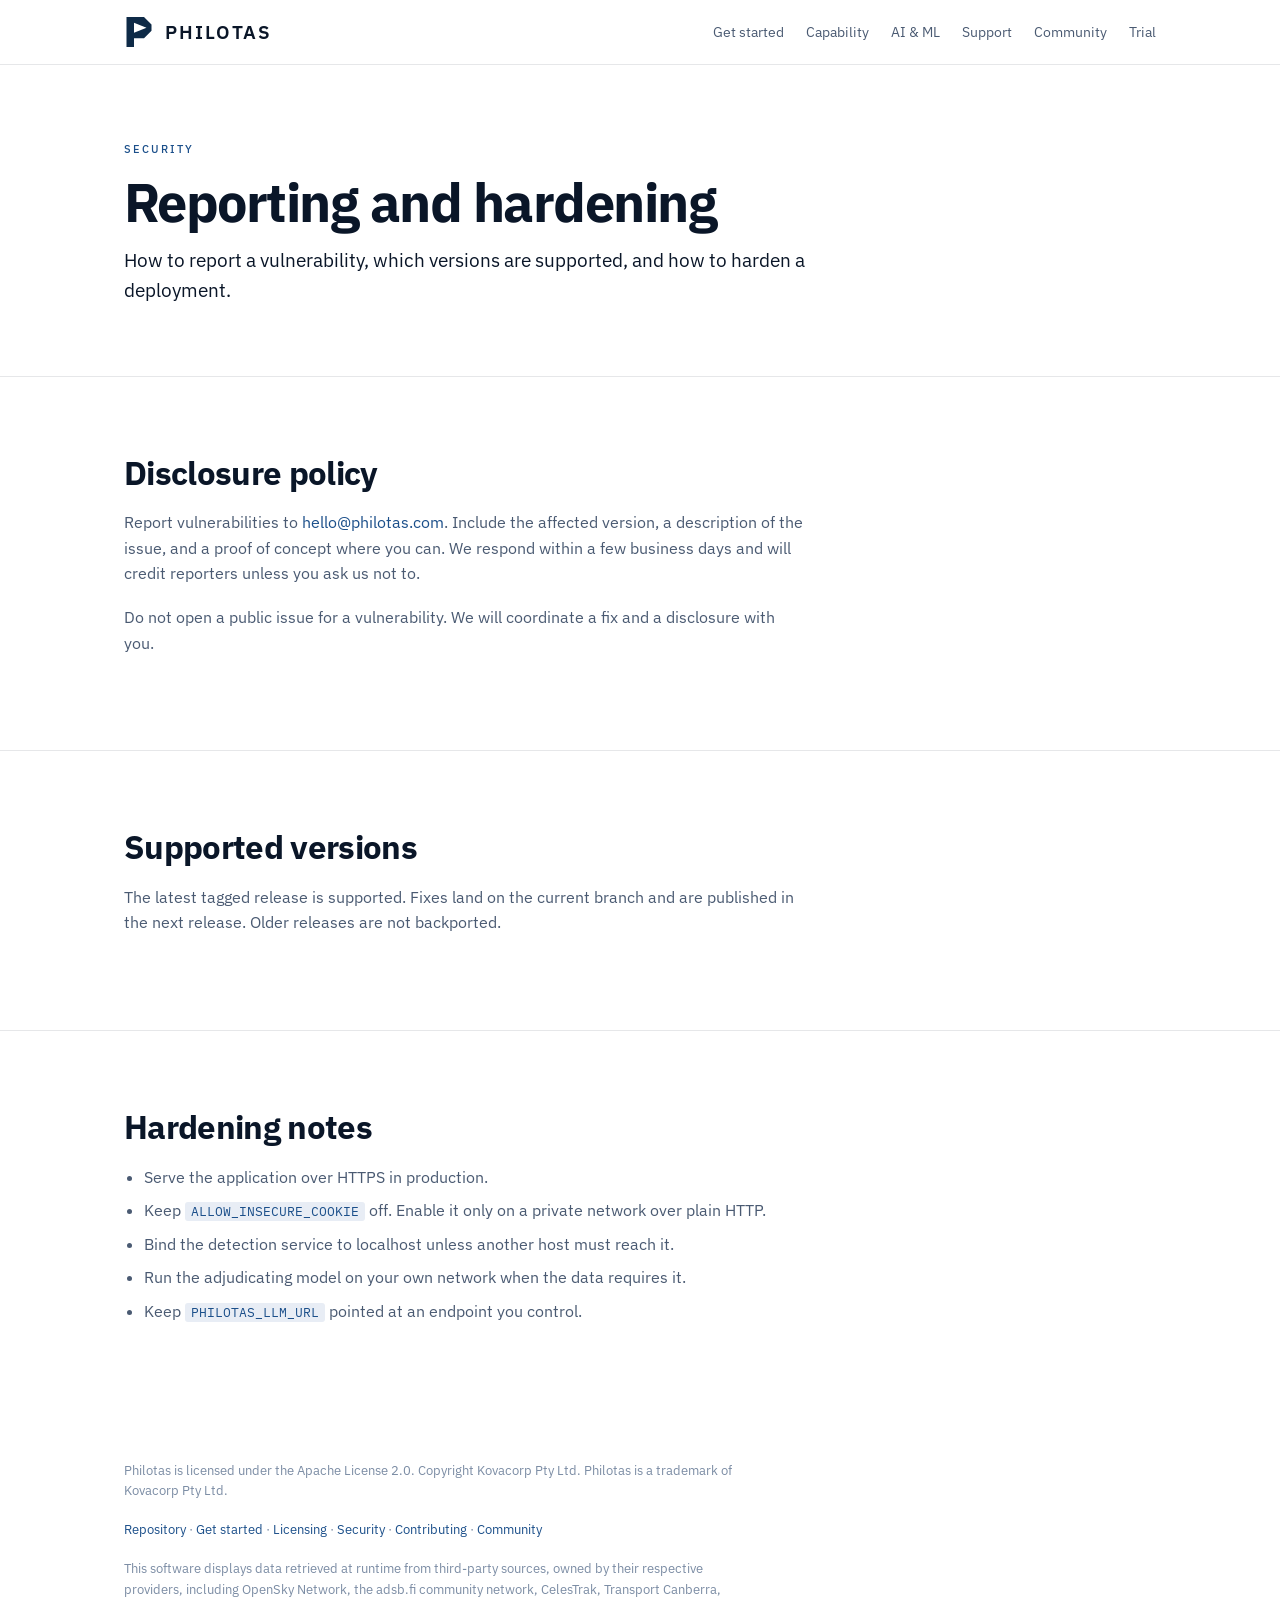
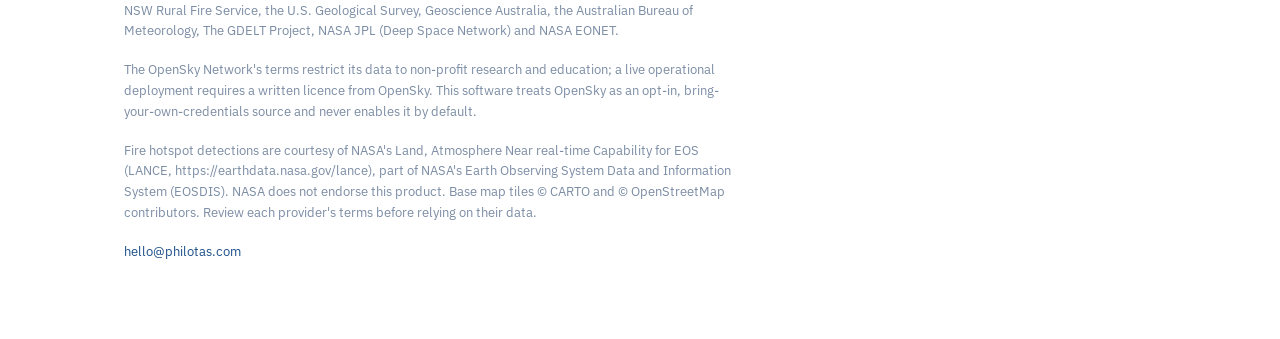
<file: security.html>
<!doctype html>
<html lang="en">
<head>
  <meta charset="utf-8">
  <meta name="viewport" content="width=device-width, initial-scale=1">
  <title>Security · Philotas</title>
  <meta name="description" content="Security disclosure policy, supported versions, and hardening notes for Philotas.">
  <link rel="canonical" href="https://philotas.com/security.html">
  <meta property="og:title" content="Security · Philotas">
  <meta property="og:description" content="Security disclosure policy, supported versions, and hardening notes for Philotas.">
  <meta property="og:type" content="website">
  <meta property="og:url" content="https://philotas.com/security.html">
  <meta property="og:site_name" content="Philotas">
  <meta property="og:image" content="https://philotas.com/assets/philotas-og.png">
  <meta property="og:image:width" content="1200">
  <meta property="og:image:height" content="630">
  <meta property="og:image:alt" content="Philotas — an open-source common operating picture">
  <meta name="twitter:card" content="summary_large_image">
  <meta name="twitter:image" content="https://philotas.com/assets/philotas-og.png">
  <link rel="icon" href="assets/favicon.ico" sizes="any">
  <link rel="icon" type="image/svg+xml" href="assets/favicon.svg">
  <link rel="icon" type="image/png" sizes="32x32" href="assets/favicon-32.png">
  <link rel="icon" type="image/png" sizes="16x16" href="assets/favicon-16.png">
  <link rel="apple-touch-icon" href="assets/apple-touch-icon.png">
  <link rel="stylesheet" href="assets/fonts.css">
  <style>
:root {
    --brand: #1B4F8A;
    --brand-hover: #143C6B;
    --beacon: #2E8FE0;
    --shaft: #6FD3F2;
    --ink: #0A1628;
    --deep: #0E2A47;
    --page: #FFFFFF;
    --surface: #F2F5F9;
    --raised: #E8EDF5;
    --ink-2: #4A5A72;
    --muted: #7B8CA4;
    --border: rgba(10, 22, 40, 0.10);
    --border-strong: rgba(10, 22, 40, 0.18);
    --amber: #C87619;
    --max: 1080px;
  }
  * { box-sizing: border-box; }
  html { scroll-behavior: smooth; }
  body {
    margin: 0;
    background: var(--page);
    color: var(--ink);
    font-family: "IBM Plex Sans", -apple-system, "Segoe UI", Roboto, Helvetica, Arial, sans-serif;
    font-size: 16px;
    line-height: 1.6;
    -webkit-font-smoothing: antialiased;
  }
  a { color: var(--brand); text-decoration: none; }
  a:hover { text-decoration: underline; }
  .wrap { max-width: var(--max); margin: 0 auto; padding: 0 24px; }

  header.site {
    position: sticky; top: 0; z-index: 50;
    background: rgba(255, 255, 255, 0.9);
    backdrop-filter: blur(10px);
    border-bottom: 1px solid var(--border);
  }
  .bar { display: flex; align-items: center; gap: 14px; height: 64px; }
  .mark { display: flex; align-items: center; gap: 10px; }
  .pm-mark { width: 30px; height: 30px; flex: none; display: block; }
  .wordmark { display: flex; align-items: center; gap: 11px; text-decoration: none; color: inherit; }
  .wordmark .name {
    font-size: 19px; font-weight: 600; letter-spacing: 0.10em;
    text-transform: uppercase; color: var(--ink);
  }
  .wordmark:hover { text-decoration: none; }
  .bar nav { margin-left: auto; display: flex; align-items: center; gap: 22px; }
  .bar nav a { color: var(--ink-2); font-size: 14px; }
  .bar nav a:hover { color: var(--ink); text-decoration: none; }
  .cta {
    background: var(--brand); color: #fff !important; padding: 9px 18px;
    border-radius: 5px; font-size: 14px; font-weight: 500;
  }
  .cta:hover { background: var(--brand-hover); text-decoration: none !important; }

  section { padding: 76px 0; border-bottom: 1px solid var(--border); }
  section:last-of-type { border-bottom: 0; }
  .eyebrow {
    font-size: 11px; letter-spacing: 0.18em; text-transform: uppercase;
    color: var(--brand); font-weight: 500; margin-bottom: 14px;
  }
  h1 {
    font-size: clamp(34px, 5.2vw, 54px); line-height: 1.08;
    letter-spacing: -0.028em; font-weight: 700; margin: 0 0 22px;
  }
  h2 {
    font-size: clamp(25px, 3.4vw, 33px); line-height: 1.2;
    letter-spacing: -0.02em; font-weight: 700; margin: 0 0 18px;
  }
  h3 { font-size: 17px; font-weight: 700; margin: 0 0 9px; letter-spacing: -0.01em; }
  p { margin: 0 0 18px; color: var(--ink-2); max-width: 68ch; }
  .lead { font-size: 19px; color: var(--ink); max-width: 62ch; }
  strong { color: var(--ink); font-weight: 500; }

  .cols { display: grid; grid-template-columns: repeat(auto-fit, minmax(285px, 1fr)); gap: 26px; margin-top: 34px; }
  .card { background: var(--surface); border: 1px solid var(--border); border-radius: 7px; padding: 24px; }
  .card p { font-size: 14.5px; margin-bottom: 0; }
  .card .tag {
    font-size: 10.5px; letter-spacing: 0.14em; text-transform: uppercase;
    color: var(--brand); display: block; margin-bottom: 11px;
  }

  .tbl-scroll { overflow-x: auto; margin-top: 30px; border: 1px solid var(--border); border-radius: 7px; }
  table { border-collapse: collapse; width: 100%; font-size: 14.5px; min-width: 560px; }
  th, td { text-align: left; padding: 13px 16px; border-bottom: 1px solid var(--border); vertical-align: top; }
  thead th { background: var(--raised); font-size: 11px; letter-spacing: 0.1em; text-transform: uppercase; color: var(--ink-2); font-weight: 500; }
  tbody tr:last-child td { border-bottom: 0; }
  td { color: var(--ink-2); }
  td.k { color: var(--ink); font-weight: 500; white-space: nowrap; }
  .vs td:last-child { color: var(--ink); }

  code { font-family: "IBM Plex Mono", ui-monospace, "Cascadia Code", Consolas, monospace; font-size: 13px;
         background: var(--raised); padding: 1px 6px; border-radius: 3px; color: var(--brand); }

  footer.site { padding: 42px 0 58px; color: var(--muted); font-size: 13px; }
  footer.site p { color: var(--muted); font-size: 13px; max-width: 78ch; }

  .pagehead { padding: 76px 0 52px; border-bottom: 1px solid var(--border); }
  .pagehead h1 { margin-bottom: 14px; }
  .pagehead .lead { font-size: 19px; max-width: 62ch; }

  pre {
    background: var(--deep); color: #E7ECF6; padding: 18px 20px;
    border-radius: 7px; overflow-x: auto; font-size: 13px; line-height: 1.6;
    margin: 16px 0 22px; max-width: 720px;
  }
  pre code { background: none; color: inherit; padding: 0; font-size: inherit; }

  .plain ul { margin: 0 0 18px; padding-left: 20px; color: var(--ink-2); }
  .plain li { margin-bottom: 8px; }

  @media (max-width: 640px) {
    section { padding: 52px 0; }
    .bar nav a:not(.cta) { display: none; }
    .pagehead { padding: 52px 0 40px; }
  }
  </style>
</head>
<body>
<header class="site">
  <div class="wrap bar">
    <div class="mark">
      <a class="wordmark" href="index.html">
        <img class="pm-mark" src="assets/mark.svg" alt="" width="30" height="30">
        <span class="name">Philotas</span>
      </a>
    </div>
    <nav>
      <a href="get-started.html">Get started</a>
      <a href="index.html#capability">Capability</a>
      <a href="index.html#ai">AI &amp; ML</a>
      <a href="index.html#support">Support</a>
      <a href="community.html">Community</a>
      <a href="index.html#trial">Trial</a>
    </nav>
  </div>
</header>

<section class="pagehead">
  <div class="wrap">
    <div class="eyebrow">Security</div>
    <h1>Reporting and hardening</h1>
    <p class="lead">How to report a vulnerability, which versions are supported, and how to harden a deployment.</p>
  </div>
</section>

<section>
  <div class="wrap">
    <h2>Disclosure policy</h2>
    <p>
      Report vulnerabilities to
      <a href="mailto:hello@philotas.com">hello@philotas.com</a>.
      Include the affected version, a description of the issue, and a proof of concept where you
      can. We respond within a few business days and will credit reporters unless you ask us not
      to.
    </p>
    <p>
      Do not open a public issue for a vulnerability. We will coordinate a fix and a disclosure
      with you.
    </p>
  </div>
</section>

<section>
  <div class="wrap">
    <h2>Supported versions</h2>
    <p>
      The latest tagged release is supported. Fixes land on the current branch and are published
      in the next release. Older releases are not backported.
    </p>
  </div>
</section>

<section>
  <div class="wrap">
    <h2>Hardening notes</h2>
    <div class="plain">
      <ul>
        <li>Serve the application over HTTPS in production.</li>
        <li>Keep <code>ALLOW_INSECURE_COOKIE</code> off. Enable it only on a private network over plain HTTP.</li>
        <li>Bind the detection service to localhost unless another host must reach it.</li>
        <li>Run the adjudicating model on your own network when the data requires it.</li>
        <li>Keep <code>PHILOTAS_LLM_URL</code> pointed at an endpoint you control.</li>
      </ul>
    </div>
  </div>
</section>

<footer class="site">
  <div class="wrap">
    <p>
      Philotas is licensed under the Apache License 2.0. Copyright Kovacorp Pty Ltd.
      Philotas is a trademark of Kovacorp Pty Ltd.
    </p>
    <p>
      <a href="https://github.com/algolotl/philotas">Repository</a> ·
      <a href="get-started.html">Get started</a> ·
      <a href="licensing.html">Licensing</a> ·
      <a href="security.html">Security</a> ·
      <a href="contributing.html">Contributing</a> ·
      <a href="community.html">Community</a>
    </p>
    <p>
      This software displays data retrieved at runtime from third-party sources, owned by their
      respective providers, including OpenSky Network, the adsb.fi community network, CelesTrak,
      Transport Canberra, NSW Rural Fire Service, the U.S. Geological Survey, Geoscience Australia,
      the Australian Bureau of Meteorology, The GDELT Project, NASA JPL (Deep Space Network) and
      NASA EONET.
    </p>
    <p>
      The OpenSky Network's terms restrict its data to non-profit research and education; a live
      operational deployment requires a written licence from OpenSky. This software treats OpenSky
      as an opt-in, bring-your-own-credentials source and never enables it by default.
    </p>
    <p>
      Fire hotspot detections are courtesy of NASA's Land, Atmosphere Near real-time Capability
      for EOS (LANCE, https://earthdata.nasa.gov/lance), part of NASA's Earth Observing System Data
      and Information System (EOSDIS). NASA does not endorse this product. Base map tiles © CARTO
      and © OpenStreetMap contributors. Review each provider's terms before relying on their data.
    </p>
    <p><a href="mailto:hello@philotas.com">hello@philotas.com</a></p>
  </div>
</footer>
</body>
</html>
</file>
<file: assets/fonts.css>
@font-face{font-family:'IBM Plex Sans';font-style:normal;font-weight:400 700;font-display:swap;src:url('fonts/ibm-plex-sans-latin-var.woff2') format('woff2');}
@font-face{font-family:'IBM Plex Mono';font-style:normal;font-weight:400;font-display:swap;src:url('fonts/ibm-plex-mono-latin-400.woff2') format('woff2');}
@font-face{font-family:'IBM Plex Mono';font-style:normal;font-weight:500;font-display:swap;src:url('fonts/ibm-plex-mono-latin-500.woff2') format('woff2');}
</file>
